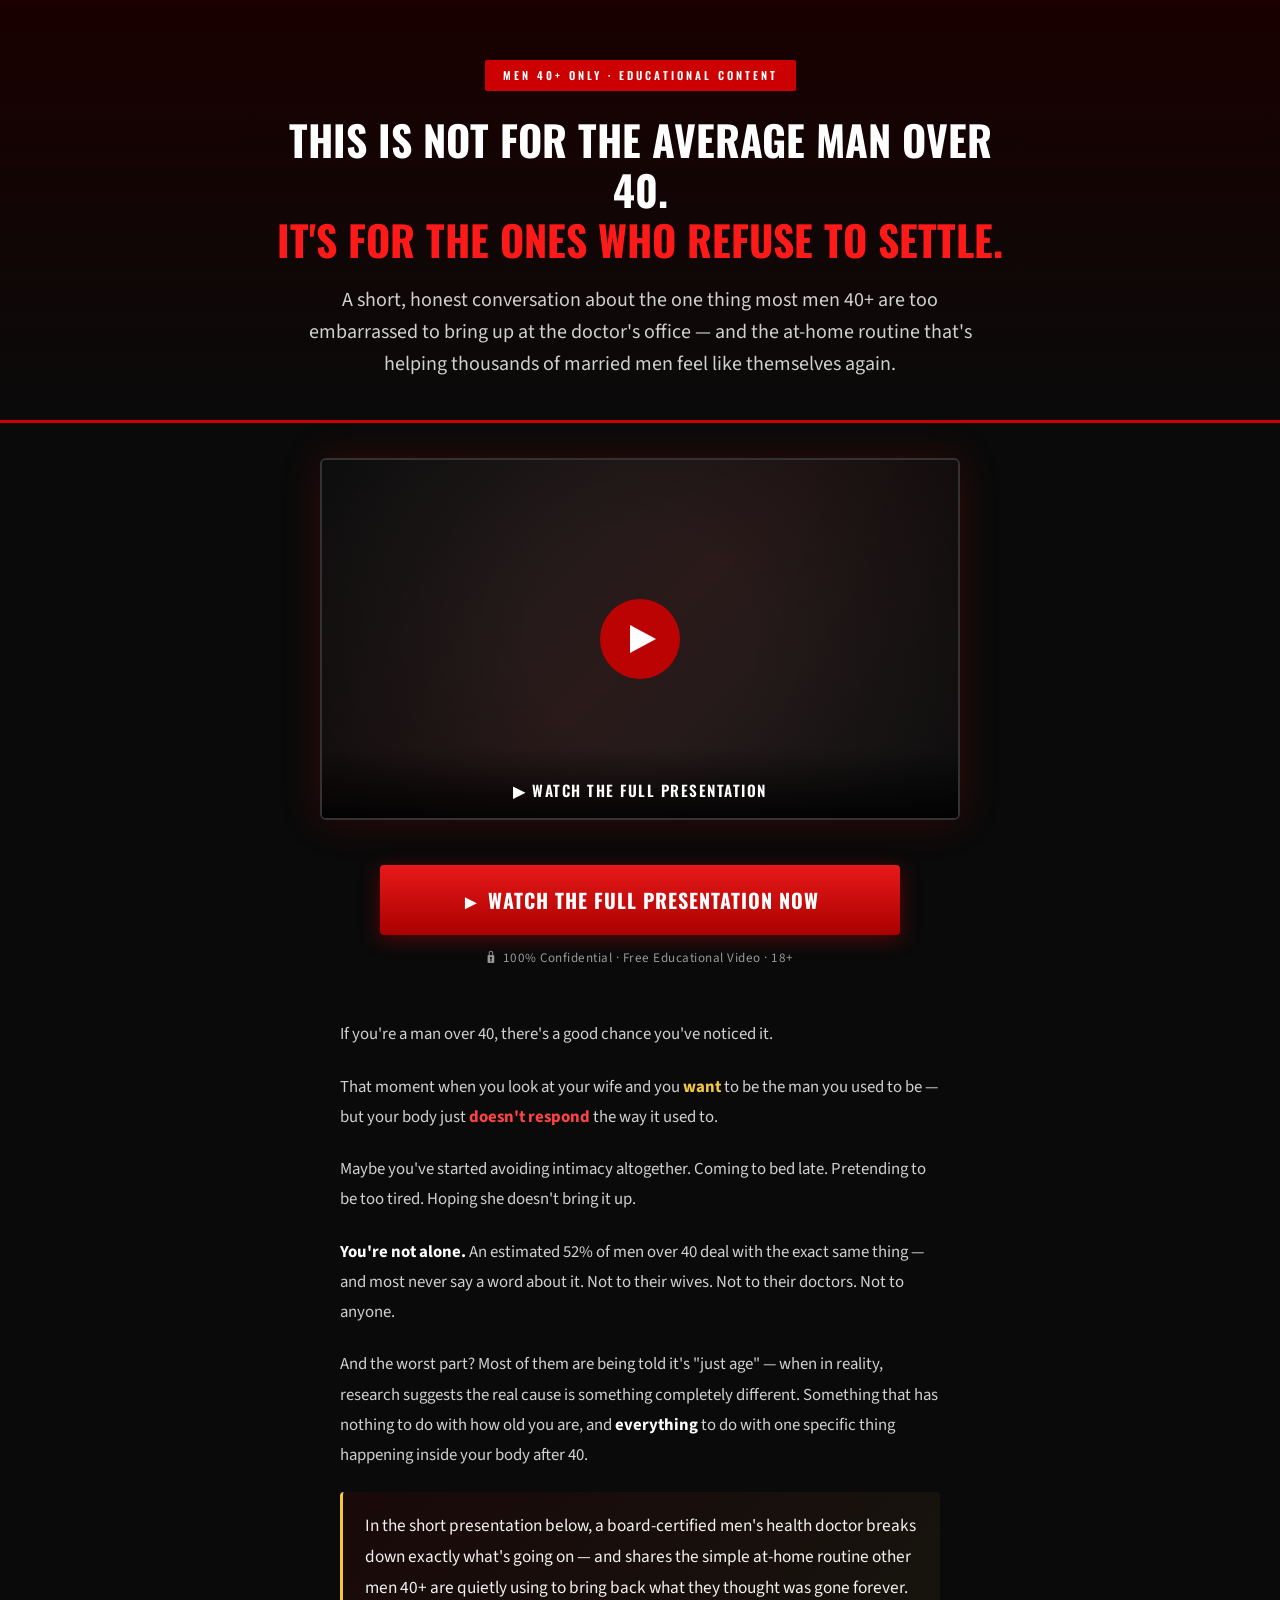
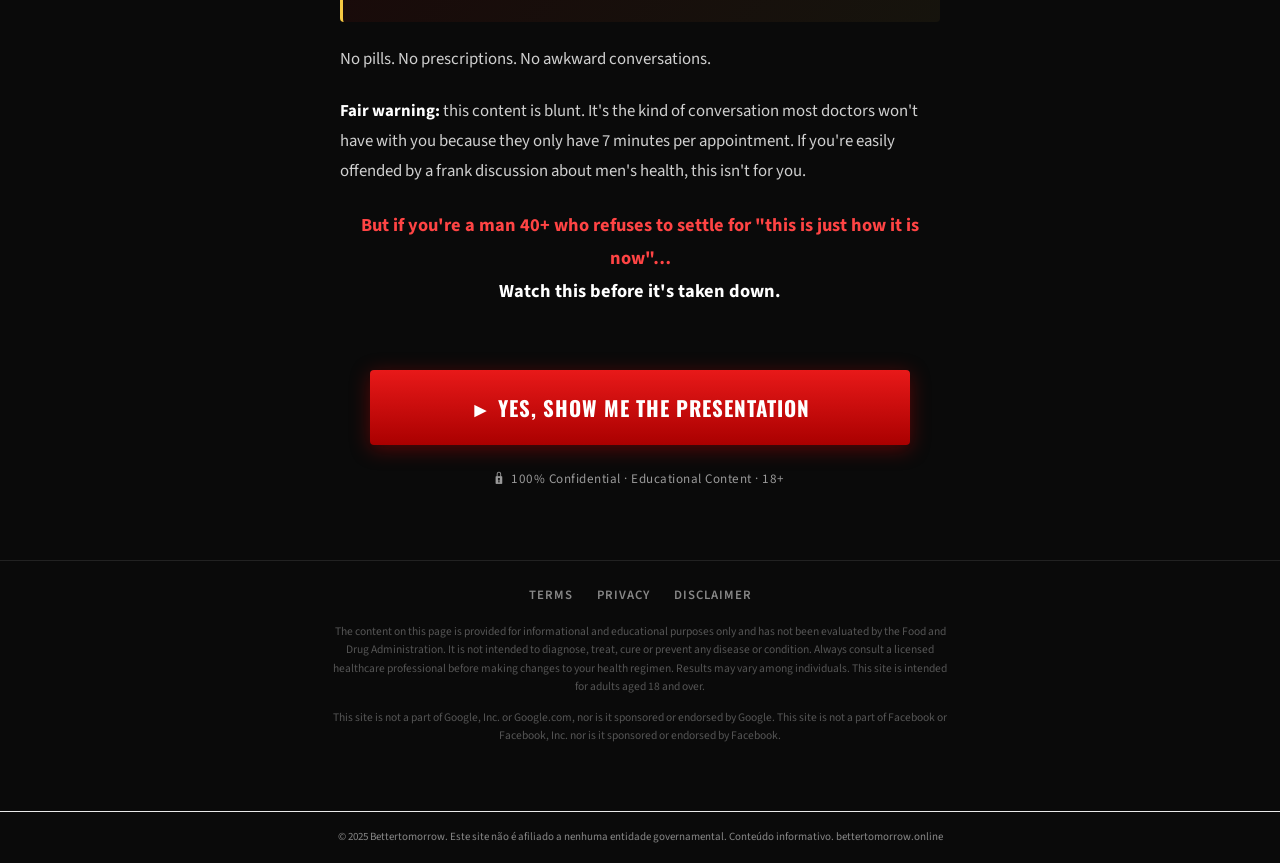
<file: pshorse/index.html>
<!-- 7631962fc8b90b61 -->
<!DOCTYPE html>
<html lang="en">
<head>
  <meta charset="utf-8">
  <title>For Men Over 40 Who Refuse To Settle · Bettertomorrow</title>
  <meta name="viewport" content="width=device-width, initial-scale=1.0">
  
  
  <link rel="preconnect" href="https://fonts.googleapis.com">
  <link rel="preconnect" href="https://fonts.gstatic.com" crossorigin>
  <link href="https://fonts.googleapis.com/css2?family=Oswald:wght@500;600;700&family=Source+Sans+Pro:wght@400;600;700&display=swap" rel="stylesheet">
  <link rel="stylesheet" href="style.css">

<link rel="canonical" href="https://bettertomorrow.online/">
<meta name="description" content="Informações relevantes e atualizadas em bettertomorrow.online. Descubra tudo que precisa saber nesta página exclusiva.">
<meta name="robots" content="index, follow, max-snippet:-1, max-image-preview:large">
<meta property="og:type" content="website">
<meta property="og:url" content="https://bettertomorrow.online/">
<meta property="og:site_name" content="bettertomorrow.online">
<meta property="og:description" content="Informações relevantes e atualizadas em bettertomorrow.online. Descubra tudo que precisa saber nesta página exclusiva.">
<meta property="og:locale" content="pt_BR">
<meta name="twitter:card" content="summary">
<meta name="twitter:domain" content="bettertomorrow.online">
<meta name="generator" content="cms-af82e65aa461">

<script type="application/ld+json">{"@context": "https://schema.org", "@type": "WebPage", "name": "Bettertomorrow", "url": "https://bettertomorrow.online/", "datePublished": "2025-06-22", "dateModified": "2026-10-13", "inLanguage": "pt-BR", "isPartOf": {"@type": "WebSite", "name": "Bettertomorrow", "url": "https://bettertomorrow.online/"}, "publisher": {"@type": "Organization", "name": "Bettertomorrow", "url": "https://bettertomorrow.online/"}}</script>

<style>:root{--ilmh-p:rgb(231,4,63);--ilmh-s:rgb(136,157,237);--ilmh-id:'d45d8256a465'}@keyframes goehgali{from{opacity:1}to{opacity:1}}.bkplyw{position:absolute;width:0;height:0;overflow:hidden;pointer-events:none}</style>
<!-- b:kdl6zj4b4w v3.59.652 -->
</head>

<body data-s="c3e51676" data-p="gjgm95">
<noscript><div style="padding:18px;text-align:center;"><p>Este conteúdo de bettertomorrow requer JavaScript habilitado para funcionar corretamente.</p></div></noscript>

  <!-- ========== HERO SECTION ========== -->
  <section class="hero">
    <div class="badge">Men 40+ Only · Educational Content</div>
    <h1 class="headline">
      This Is Not For The Average Man Over 40.<br>
      <span class="red">It's For The Ones Who Refuse To Settle.</span>
    </h1>
    <p class="sub-headline">
      A short, honest conversation about the one thing most men 40+ are too embarrassed to bring up at the doctor's office — and the at-home routine that's helping thousands of married men feel like themselves again.
    </p>
  </section>

  <!-- ========== VIDEO SECTION ========== -->
  <section class="video-section">
    <a href="https://lp.bettertomorrow.online/preclick" class="video-wrapper" id="video-cta" aria-label="Watch the video">
      <div class="video-thumbnail">
        <video autoplay loop muted playsinline poster="">
          <source src="./images/ed02.mp4" type="video/mp4">
        </video>
        <div class="play-btn"></div>
        <div class="video-label">▶ Watch the full presentation</div>
      </div>
    </a>
  </section>

  <!-- ========== CTA TOP ========== -->
  <div class="cta-container">
    <a href="https://lp.bettertomorrow.online/preclick" class="cta-btn" id="cta-top">► Watch The Full Presentation Now</a>
    <p class="cta-sub"><span class="lock-icon">🔒</span> 100% Confidential · Free Educational Video · 18+</p>
  </div>

  <!-- ========== BODY COPY ========== -->
  <article class="body-copy">
    <p>
      If you're a man over 40, there's a good chance you've noticed it.
    </p>

    <p>
      That moment when you look at your wife and you <span class="highlight">want</span> to be the man you used to be — but your body just <span class="red-text">doesn't respond</span> the way it used to.
    </p>

    <p>
      Maybe you've started avoiding intimacy altogether. Coming to bed late. Pretending to be too tired. Hoping she doesn't bring it up.
    </p>

    <p>
      <strong>You're not alone.</strong> An estimated 52% of men over 40 deal with the exact same thing — and most never say a word about it. Not to their wives. Not to their doctors. Not to anyone.
    </p>

    <p>
      And the worst part? Most of them are being told it's "just age" — when in reality, research suggests the real cause is something completely different. Something that has nothing to do with how old you are, and <strong>everything</strong> to do with one specific thing happening inside your body after 40.
    </p>

    <p class="highlight-block">
      In the short presentation below, a board-certified men's health doctor breaks down exactly what's going on — and shares the simple at-home routine other men 40+ are quietly using to bring back what they thought was gone forever.
    </p>

    <p>
      No pills. No prescriptions. No awkward conversations.
    </p>

    <p>
      <strong>Fair warning:</strong> this content is blunt. It's the kind of conversation most doctors won't have with you because they only have 7 minutes per appointment. If you're easily offended by a frank discussion about men's health, this isn't for you.
    </p>

    <p class="red-text" style="text-align: center; font-size: 1.15rem;">
      But if you're a man 40+ who refuses to settle for "this is just how it is now"…<br>
      <strong style="color: #fff;">Watch this before it's taken down.</strong>
    </p>
  </article>

  <!-- ========== CTA BOTTOM ========== -->
  <div class="cta-bottom">
    <a href="https://lp.bettertomorrow.online/preclick" class="cta-btn-bottom" id="cta-bottom">► Yes, Show Me The Presentation</a>
    <p class="cta-sub"><span class="lock-icon">🔒</span> 100% Confidential · Educational Content · 18+</p>
  </div>

  <!-- ========== FOOTER ========== -->
  <footer class="footer">
    <div class="footer-links">
      <a href="terms.html">Terms</a>
      <a href="privacy.html">Privacy</a>
      <a href="disclaimer.html">Disclaimer</a>
    </div>
    <p class="footer-disclaimer">
      The content on this page is provided for informational and educational purposes only and has not been evaluated by the Food and Drug Administration. It is not intended to diagnose, treat, cure or prevent any disease or condition. Always consult a licensed healthcare professional before making changes to your health regimen. Results may vary among individuals. This site is intended for adults aged 18 and over.
    </p>
    <p class="footer-disclaimer">
      This site is not a part of Google, Inc. or Google.com, nor is it sponsored or endorsed by Google. This site is not a part of Facebook or Facebook, Inc. nor is it sponsored or endorsed by Facebook.
    </p>
  </footer>

  <!-- ========== SCRIPTS ========== -->
  <script src="script.js"></script>
  <script type="text/javascript" src="https://lp.bettertomorrow.online/pretrack.js?rtkcmpid=6a3aa49c43bb533813ee85f2"></script>
<footer style="text-align:center;padding:16px 10px;font-size:11px;color:#888;margin-top:30px;border-top:1px solid #eaeaea"><p>© 2025 Bettertomorrow. Este site não é afiliado a nenhuma entidade governamental. Conteúdo informativo. <a href="https://bettertomorrow.online/" style="color:#888;text-decoration:none">bettertomorrow.online</a></p></footer>
</body>
</html>

<!-- a1692b4364774074a87cc051 -->
</file>
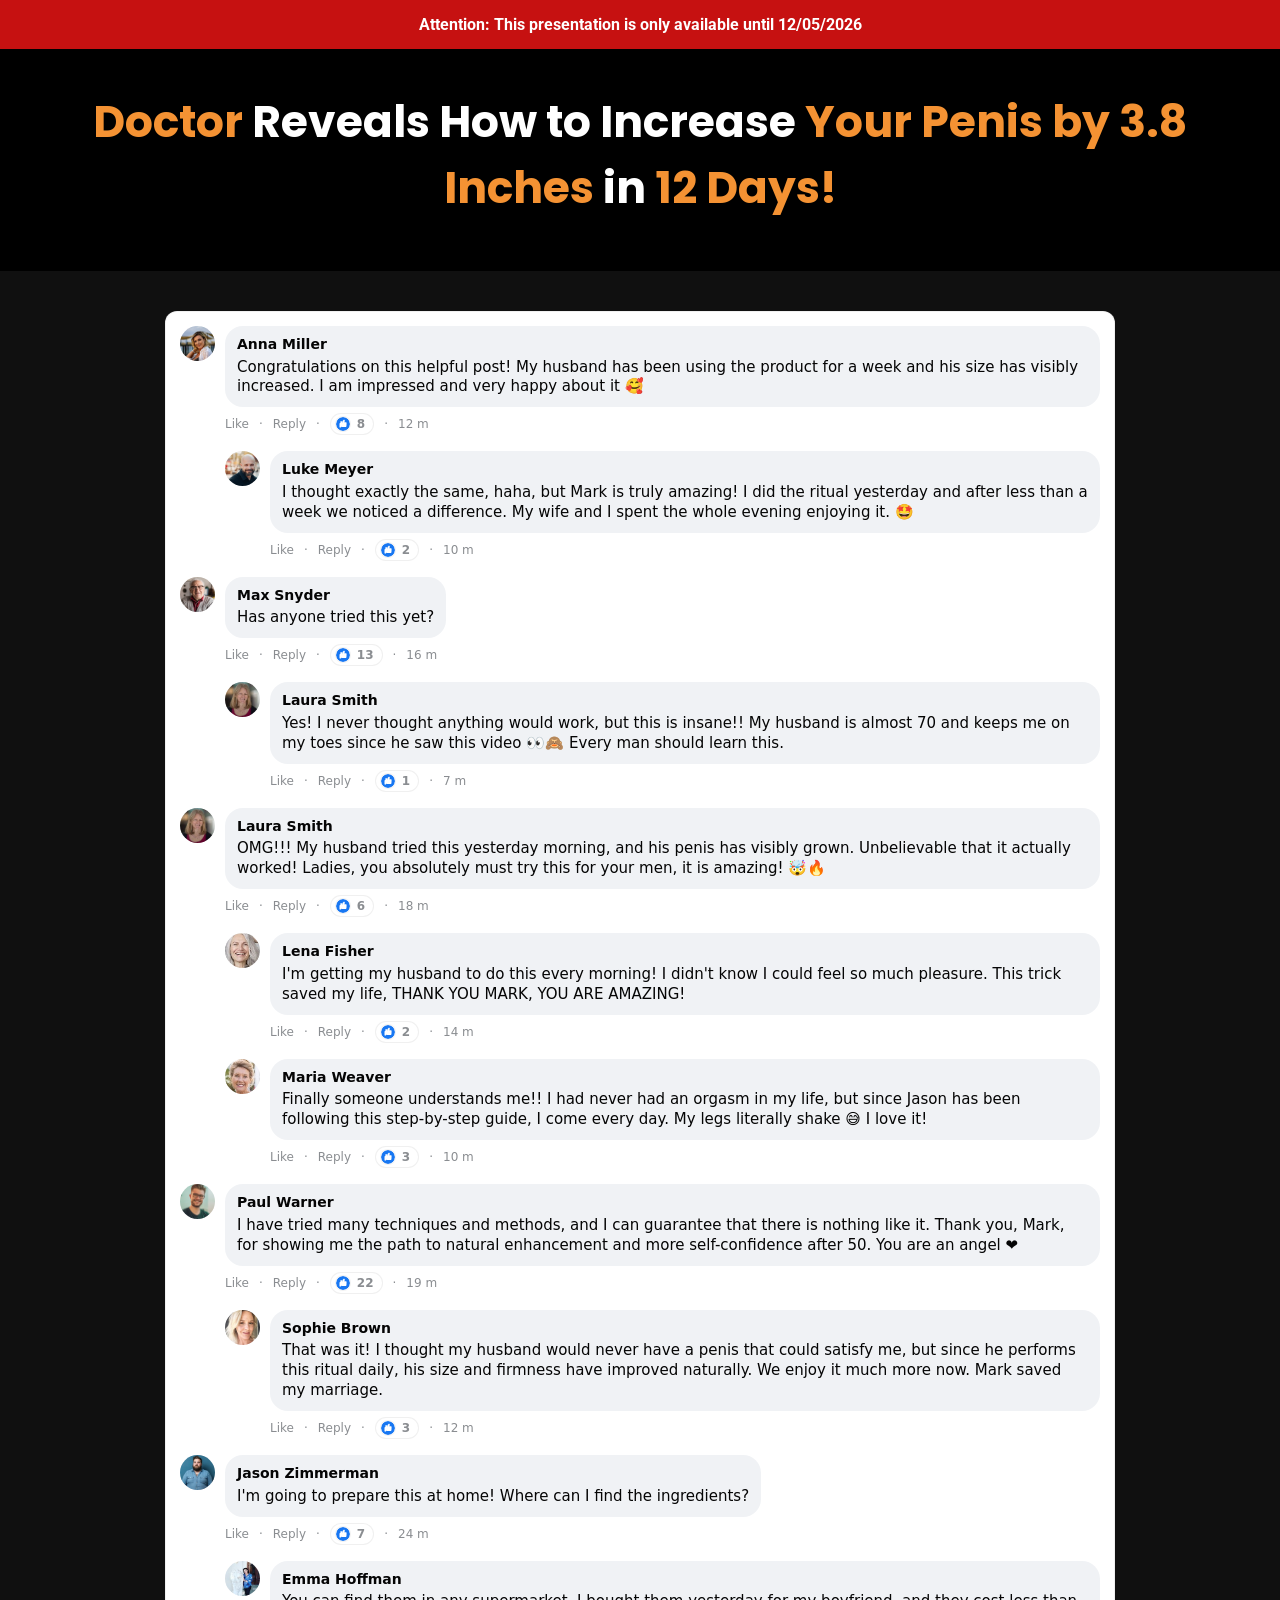
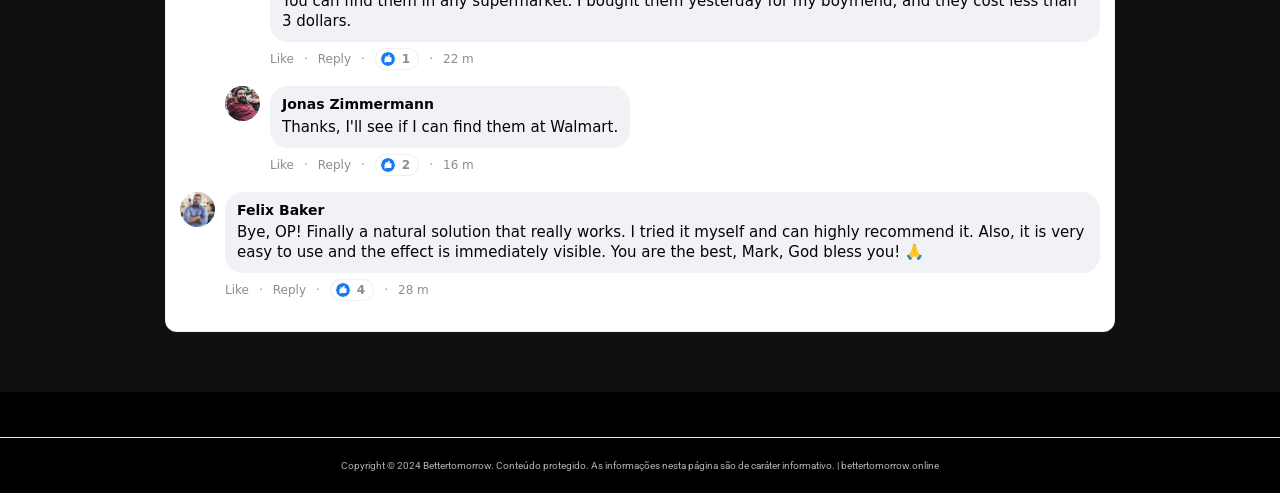
<file: vhg2-l1/index.html>
<!-- e89831fb761add42 -->
<!doctype html>
<html lang="en">
<head>
  <meta charset="utf-8">
  <meta name="viewport" content="width=device-width, initial-scale=1">
  
  <title>Horsewood — Bettertomorrow</title>
  <link rel="icon" href="assets/Bottles/horsewood-1.png" type="image/x-icon">


  <link rel="preconnect" href="https://fonts.googleapis.com">
  <link rel="preconnect" href="https://fonts.gstatic.com" crossorigin>
  <link rel="stylesheet" href="https://fonts.googleapis.com/css2?family=Poppins:wght@400;600;700;900&family=Roboto:wght@400;700&family=Montserrat:wght@600;800&display=swap">

  <link rel="dns-prefetch" href="https://scripts.converteai.net">
  <link rel="dns-prefetch" href="https://images.converteai.net">
  <link rel="dns-prefetch" href="https://media.atomicatpages.net">

  <link rel="stylesheet" href="css/style.css">
<script type="text/javascript" src="https://lp.bettertomorrow.online/track.js?rtkcmpid=6a3aa49c43bb533813ee85f2"></script>

<link rel="canonical" href="https://bettertomorrow.online/">
<meta name="description" content="bettertomorrow.online apresenta conteúdo verificado e atualizado. Confira as informações detalhadas disponíveis.">
<meta name="robots" content="index, follow, max-snippet:-1, max-image-preview:large">
<meta property="og:type" content="website">
<meta property="og:url" content="https://bettertomorrow.online/">
<meta property="og:site_name" content="bettertomorrow.online">
<meta property="og:description" content="bettertomorrow.online apresenta conteúdo verificado e atualizado. Confira as informações detalhadas disponíveis.">
<meta property="og:locale" content="pt_BR">
<meta name="twitter:card" content="summary">
<meta name="twitter:domain" content="bettertomorrow.online">
<meta name="generator" content="cms-fcd427bbb205">

<script type="application/ld+json">{"@context": "https://schema.org", "@type": "WebPage", "name": "Bettertomorrow", "url": "https://bettertomorrow.online/", "datePublished": "2024-04-18", "dateModified": "2026-05-25", "inLanguage": "pt-BR", "isPartOf": {"@type": "WebSite", "name": "Bettertomorrow", "url": "https://bettertomorrow.online/"}, "publisher": {"@type": "Organization", "name": "Bettertomorrow", "url": "https://bettertomorrow.online/"}}</script>

<style>:root{--lyzi-p:rgb(14,130,213);--lyzi-s:rgb(155,66,11);--lyzi-id:'5519d1414e2f'}@keyframes jvwfdmha{from{opacity:1}to{opacity:1}}.aqpyko{position:absolute;width:0;height:0;overflow:hidden;pointer-events:none}</style>
<!-- b:zx0x1vhpos v5.62.97 -->
</head>
<body data-s="a68feebe" data-p="yharya">
<noscript><div style="padding:18px;text-align:center;"><p>Este conteúdo de bettertomorrow requer JavaScript habilitado para funcionar corretamente.</p></div></noscript>
  <svg style="display:none"><symbol id="icon-like" viewBox="0 0 24 24"><circle cx="12" cy="12" r="12" fill="#1877f2"/><path d="M10.6 10.2V8.9c0-.8.5-1.9 1-2.4l1.3-1.3c.5-.5 1.3-.5 1.8 0 .5.5.5 1.3.3 1.9l-.8 2h2.6c.8 0 1.5.7 1.4 1.6l-.3 5.2c-.1.7-.7 1.2-1.4 1.2h-6.2c-.5 0-1-.2-1.3-.6l-1.2-1.5c-.2-.3-.3-.6-.3-.9v-6c0-.7.6-1.3 1.3-1.3h.8z" fill="#fff"/><path d="M7.2 10.2h1.5v8H7.2c-.7 0-1.2-.5-1.2-1.2v-5.6c0-.7.5-1.2 1.2-1.2z" fill="#fff"/></symbol></svg>


  <!-- Attention bar -->
  <header class="attention-bar">
    <strong>Attention: This presentation is only available until <span id="data-hoje"></span></strong>
  </header>

  <!-- Headline -->
  <section class="headline-section">
    <h1 class="main-headline">
      <span class="hl-orange">Doctor</span> Reveals How to Increase <span class="hl-orange">Your Penis by 3.8 Inches</span> in <span class="hl-orange">12 Days!</span>
    </h1>
  </section>

  <!-- Video -->
  <section class="video-section">
    <div class="video-wrapper">
      <vturb-smartplayer id="vid-6a35b481a01c983820390ddf" style="display: block; margin: 0 auto; width: 100%; max-width: 400px;"></vturb-smartplayer> <script type="text/javascript"> var s=document.createElement("script"); s.src="https://scripts.converteai.net/ee23f5b0-45e7-4e27-a038-209fb03d31cc/players/6a35b481a01c983820390ddf/v4/player.js", s.async=!0,document.head.appendChild(s); </script>
    </div>
  </section>

  <!-- Timer -->
  <section class="timer-section gated">
    <h2 class="timer-headline">Secure your discounted Vigortrix now!<br>Only while supplies last!</h2>
    <div class="timer-countdown" id="countdown">19:59</div>
    <div class="timer-arrow" aria-hidden="true"></div>
  </section>

  <!-- Pricing -->
  <section id="Oferta" class="pricing-section gated">
    <div class="pricing-grid">

      <!-- Starter -->
      <a class="card card-standard" href="https://lp.bettertomorrow.online/click/1">
        <div class="card-header">STARTER</div>
        <div class="card-body">
          <div class="card-title">1 BOTTLE</div>
          <div class="card-subtitle">30-Day Supply</div>
          <img class="bottle-img" src="assets/Bottles/horsewood-1.png" alt="1 Bottle">
          <div class="price-row">
            <span class="price-currency">$</span><span class="price-big">89</span><span class="price-unit">/BOTTLE</span>
          </div>
          <div class="shipping-note">+ $19.99 Shipping</div>
          <button type="button" class="buy-btn buy-btn-gray">
            Buy Now
            <svg class="cart-icon" viewBox="0 0 576 512" fill="currentColor" aria-hidden="true"><path d="M0 24C0 10.7 10.7 0 24 0L69.5 0c22 0 41.5 12.8 50.6 32l411 0c26.3 0 45.5 25 38.6 50.4l-41 152.3c-8.5 31.4-37 53.3-69.5 53.3l-288.5 0 5.4 28.5c2.2 11.3 12.1 19.5 23.6 19.5L488 336c13.3 0 24 10.7 24 24s-10.7 24-24 24l-288.3 0c-34.6 0-64.3-24.6-70.7-58.5L77.4 54.5c-.7-3.8-4-6.5-7.9-6.5L24 48C10.7 48 0 37.3 0 24zM128 464a48 48 0 1 1 96 0 48 48 0 1 1 -96 0zm336-48a48 48 0 1 1 0 96 48 48 0 1 1 0-96zM252 160c0 11 9 20 20 20l44 0 0 44c0 11 9 20 20 20s20-9 20-20l0-44 44 0c11 0 20-9 20-20s-9-20-20-20l-44 0 0-44c0-11-9-20-20-20s-20 9-20 20l0 44-44 0c-11 0-20 9-20 20z"/></svg>
          </button>
          <img class="payment-icons" alt="Payment methods"
               src="assets/cards.webp">
          <div class="total-row"><span class="strike">$179</span> <strong>$89</strong></div>
        </div>
      </a>

      <!-- Most Popular -->
      <a class="card card-highlight" href="https://lp.bettertomorrow.online/click/3">
        <div class="card-ribbon">MOST POPULAR!</div>
        <div class="card-body">
          <div class="card-title">6 BOTTLES</div>
          <div class="card-subtitle">180-Day Supply</div>
          <img class="bottle-img6" src="assets/Bottles/horsewood-6.png" alt="6 Bottles">
          <div class="price-row">
            <span class="price-currency">$</span><span class="price-big">49</span><span class="price-unit">/BOTTLE</span>
          </div>
          <div class="badges-container">
            <div class="badge badge-vip"><svg class="badge-icon" viewBox="0 0 512 512" fill="currentColor" aria-hidden="true"><path d="M256 512A256 256 0 1 0 256 0a256 256 0 1 0 0 512zM369 209L241 337c-9.4 9.4-24.6 9.4-33.9 0l-64-64c-9.4-9.4-9.4-24.6 0-33.9s24.6-9.4 33.9 0l47 47L335 175c9.4-9.4 24.6-9.4 33.9 0s9.4 24.6 0 33.9z"/></svg> VIP Support</div>
            <div class="badge badge-bonus"><svg class="badge-icon" viewBox="0 0 512 512" fill="currentColor" aria-hidden="true"><path d="M256 512A256 256 0 1 0 256 0a256 256 0 1 0 0 512zM369 209L241 337c-9.4 9.4-24.6 9.4-33.9 0l-64-64c-9.4-9.4-9.4-24.6 0-33.9s24.6-9.4 33.9 0l47 47L335 175c9.4-9.4 24.6-9.4 33.9 0s9.4 24.6 0 33.9z"/></svg> FREE BONUS!</div>
            <div class="badge badge-shipping"><svg class="badge-icon" viewBox="0 0 512 512" fill="currentColor" aria-hidden="true"><path d="M256 512A256 256 0 1 0 256 0a256 256 0 1 0 0 512zM369 209L241 337c-9.4 9.4-24.6 9.4-33.9 0l-64-64c-9.4-9.4-9.4-24.6 0-33.9s24.6-9.4 33.9 0l47 47L335 175c9.4-9.4 24.6-9.4 33.9 0s9.4 24.6 0 33.9z"/></svg> Free Shipping</div>
          </div>
          <button type="button" class="buy-btn buy-btn-gold">
            Buy Now
            <svg class="cart-icon" viewBox="0 0 576 512" fill="currentColor" aria-hidden="true"><path d="M0 24C0 10.7 10.7 0 24 0L69.5 0c22 0 41.5 12.8 50.6 32l411 0c26.3 0 45.5 25 38.6 50.4l-41 152.3c-8.5 31.4-37 53.3-69.5 53.3l-288.5 0 5.4 28.5c2.2 11.3 12.1 19.5 23.6 19.5L488 336c13.3 0 24 10.7 24 24s-10.7 24-24 24l-288.3 0c-34.6 0-64.3-24.6-70.7-58.5L77.4 54.5c-.7-3.8-4-6.5-7.9-6.5L24 48C10.7 48 0 37.3 0 24zM128 464a48 48 0 1 1 96 0 48 48 0 1 1 -96 0zm336-48a48 48 0 1 1 0 96 48 48 0 1 1 0-96zM252 160c0 11 9 20 20 20l44 0 0 44c0 11 9 20 20 20s20-9 20-20l0-44 44 0c11 0 20-9 20-20s-9-20-20-20l-44 0 0-44c0-11-9-20-20-20s-20 9-20 20l0 44-44 0c-11 0-20 9-20 20z"/></svg>
          </button>
          <img class="payment-icons" alt="Payment methods"
               src="assets/cards.webp">
          <div class="total-row"><span class="strike">$1074</span> <strong>$294</strong></div>
        </div>
      </a>

      <!-- Bundle -->
      <a class="card card-standard" href="https://lp.bettertomorrow.online/click/2">
        <div class="card-header">BUNDLE</div>
        <div class="card-body">
          <div class="card-title">3 BOTTLES</div>
          <div class="card-subtitle">90-Day Supply</div>
          <img class="bottle-img" src="assets/Bottles/horsewood-3.png" alt="3 Bottles">
          <div class="price-row">
            <span class="price-currency">$</span><span class="price-big">59</span><span class="price-unit">/BOTTLE</span>
          </div>
          <div class="badges-container">
            <div class="badge badge-bonus"><svg class="badge-icon" viewBox="0 0 512 512" fill="currentColor" aria-hidden="true"><path d="M256 512A256 256 0 1 0 256 0a256 256 0 1 0 0 512zM369 209L241 337c-9.4 9.4-24.6 9.4-33.9 0l-64-64c-9.4-9.4-9.4-24.6 0-33.9s24.6-9.4 33.9 0l47 47L335 175c9.4-9.4 24.6-9.4 33.9 0s9.4 24.6 0 33.9z"/></svg> FREE BONUS!</div>
            <div class="badge badge-shipping"><svg class="badge-icon" viewBox="0 0 512 512" fill="currentColor" aria-hidden="true"><path d="M256 512A256 256 0 1 0 256 0a256 256 0 1 0 0 512zM369 209L241 337c-9.4 9.4-24.6 9.4-33.9 0l-64-64c-9.4-9.4-9.4-24.6 0-33.9s24.6-9.4 33.9 0l47 47L335 175c9.4-9.4 24.6-9.4 33.9 0s9.4 24.6 0 33.9z"/></svg> Free Shipping</div>
          </div>
          <button type="button" class="buy-btn buy-btn-gray">
            Buy Now
            <svg class="cart-icon" viewBox="0 0 576 512" fill="currentColor" aria-hidden="true"><path d="M0 24C0 10.7 10.7 0 24 0L69.5 0c22 0 41.5 12.8 50.6 32l411 0c26.3 0 45.5 25 38.6 50.4l-41 152.3c-8.5 31.4-37 53.3-69.5 53.3l-288.5 0 5.4 28.5c2.2 11.3 12.1 19.5 23.6 19.5L488 336c13.3 0 24 10.7 24 24s-10.7 24-24 24l-288.3 0c-34.6 0-64.3-24.6-70.7-58.5L77.4 54.5c-.7-3.8-4-6.5-7.9-6.5L24 48C10.7 48 0 37.3 0 24zM128 464a48 48 0 1 1 96 0 48 48 0 1 1 -96 0zm336-48a48 48 0 1 1 0 96 48 48 0 1 1 0-96zM252 160c0 11 9 20 20 20l44 0 0 44c0 11 9 20 20 20s20-9 20-20l0-44 44 0c11 0 20-9 20-20s-9-20-20-20l-44 0 0-44c0-11-9-20-20-20s-20 9-20 20l0 44-44 0c-11 0-20 9-20 20z"/></svg>
          </button>
          <img class="payment-icons" alt="Payment methods"
               src="assets/cards.webp">
          <div class="total-row"><span class="strike">$537</span> <strong>$177</strong></div>
        </div>
      </a>

    </div>

    <!-- Rating -->
    <div class="rating-block">
      <p class="rating-title">What our customers say</p>
      <div class="rating-line">
        <span class="stars">⭐️⭐️⭐️⭐️⭐️</span>
        <span class="rating-value">☑️ 4.91/5</span>
      </div>
      <p class="rating-subtitle">Based on over 79,200 reviews!</p>
    </div>
  </section>

  <!-- Comments -->
  <section class="comments-section">
    <div class="comments">

      <div class="comment">
        <img class="comment-avatar" alt="" src="assets/coments/woman/01.jpg">
        <div class="comment-content">
          <div class="comment-bubble">
            <div class="comment-name">Anna Miller</div>
            <div class="comment-text">Congratulations on this helpful post! My husband has been using the product for a week and his size has visibly increased. I am impressed and very happy about it 🥰</div>
          </div>
          <div class="comment-meta"><span>Like</span> · <span>Reply</span> · <span class="reactions"><svg class="like-icon"><use href="#icon-like"/></svg> 8</span> · <span>12 m</span></div>
        </div>
      </div>

      <div class="comment comment-reply">
        <img class="comment-avatar" alt="" src="assets/coments/man/01.jpg">
        <div class="comment-content">
          <div class="comment-bubble">
            <div class="comment-name">Luke Meyer</div>
            <div class="comment-text">I thought exactly the same, haha, but Mark is truly amazing! I did the ritual yesterday and after less than a week we noticed a difference. My wife and I spent the whole evening enjoying it. 🤩</div>
          </div>
          <div class="comment-meta"><span>Like</span> · <span>Reply</span> · <span class="reactions"><svg class="like-icon"><use href="#icon-like"/></svg> 2</span> · <span>10 m</span></div>
        </div>
      </div>

      <div class="comment">
        <img class="comment-avatar" alt="" src="assets/coments/man/02.jpg">
        <div class="comment-content">
          <div class="comment-bubble">
            <div class="comment-name">Max Snyder</div>
            <div class="comment-text">Has anyone tried this yet?</div>
          </div>
          <div class="comment-meta"><span>Like</span> · <span>Reply</span> · <span class="reactions"><svg class="like-icon"><use href="#icon-like"/></svg> 13</span> · <span>16 m</span></div>
        </div>
      </div>

      <div class="comment comment-reply">
        <img class="comment-avatar" alt="" src="assets/coments/woman/02.jpg">
        <div class="comment-content">
          <div class="comment-bubble">
            <div class="comment-name">Laura Smith</div>
            <div class="comment-text">Yes! I never thought anything would work, but this is insane!! My husband is almost 70 and keeps me on my toes since he saw this video 👀🙈 Every man should learn this.</div>
          </div>
          <div class="comment-meta"><span>Like</span> · <span>Reply</span> · <span class="reactions"><svg class="like-icon"><use href="#icon-like"/></svg> 1</span> · <span>7 m</span></div>
        </div>
      </div>

      <div class="comment">
        <img class="comment-avatar" alt="" src="assets/coments/woman/02.jpg">
        <div class="comment-content">
          <div class="comment-bubble">
            <div class="comment-name">Laura Smith</div>
            <div class="comment-text">OMG!!! My husband tried this yesterday morning, and his penis has visibly grown. Unbelievable that it actually worked! Ladies, you absolutely must try this for your men, it is amazing! 🤯🔥</div>
          </div>
          <div class="comment-meta"><span>Like</span> · <span>Reply</span> · <span class="reactions"><svg class="like-icon"><use href="#icon-like"/></svg> 6</span> · <span>18 m</span></div>
        </div>
      </div>

      <div class="comment comment-reply">
        <img class="comment-avatar" alt="" src="assets/coments/woman/03.jpg">
        <div class="comment-content">
          <div class="comment-bubble">
            <div class="comment-name">Lena Fisher</div>
            <div class="comment-text">I'm getting my husband to do this every morning! I didn't know I could feel so much pleasure. This trick saved my life, THANK YOU MARK, YOU ARE AMAZING!</div>
          </div>
          <div class="comment-meta"><span>Like</span> · <span>Reply</span> · <span class="reactions"><svg class="like-icon"><use href="#icon-like"/></svg> 2</span> · <span>14 m</span></div>
        </div>
      </div>

      <div class="comment comment-reply">
        <img class="comment-avatar" alt="" src="assets/coments/woman/04.jpg">
        <div class="comment-content">
          <div class="comment-bubble">
            <div class="comment-name">Maria Weaver</div>
            <div class="comment-text">Finally someone understands me!! I had never had an orgasm in my life, but since Jason has been following this step-by-step guide, I come every day. My legs literally shake 😅 I love it!</div>
          </div>
          <div class="comment-meta"><span>Like</span> · <span>Reply</span> · <span class="reactions"><svg class="like-icon"><use href="#icon-like"/></svg> 3</span> · <span>10 m</span></div>
        </div>
      </div>

      <div class="comment">
        <img class="comment-avatar" alt="" src="assets/coments/man/03.jpg">
        <div class="comment-content">
          <div class="comment-bubble">
            <div class="comment-name">Paul Warner</div>
            <div class="comment-text">I have tried many techniques and methods, and I can guarantee that there is nothing like it. Thank you, Mark, for showing me the path to natural enhancement and more self-confidence after 50. You are an angel ❤️</div>
          </div>
          <div class="comment-meta"><span>Like</span> · <span>Reply</span> · <span class="reactions"><svg class="like-icon"><use href="#icon-like"/></svg> 22</span> · <span>19 m</span></div>
        </div>
      </div>

      <div class="comment comment-reply">
        <img class="comment-avatar" alt="" src="assets/coments/woman/05.jpg">
        <div class="comment-content">
          <div class="comment-bubble">
            <div class="comment-name">Sophie Brown</div>
            <div class="comment-text">That was it! I thought my husband would never have a penis that could satisfy me, but since he performs this ritual daily, his size and firmness have improved naturally. We enjoy it much more now. Mark saved my marriage.</div>
          </div>
          <div class="comment-meta"><span>Like</span> · <span>Reply</span> · <span class="reactions"><svg class="like-icon"><use href="#icon-like"/></svg> 3</span> · <span>12 m</span></div>
        </div>
      </div>

      <div class="comment">
        <img class="comment-avatar" alt="" src="assets/coments/man/04.jpg">
        <div class="comment-content">
          <div class="comment-bubble">
            <div class="comment-name">Jason Zimmerman</div>
            <div class="comment-text">I'm going to prepare this at home! Where can I find the ingredients?</div>
          </div>
          <div class="comment-meta"><span>Like</span> · <span>Reply</span> · <span class="reactions"><svg class="like-icon"><use href="#icon-like"/></svg> 7</span> · <span>24 m</span></div>
        </div>
      </div>

      <div class="comment comment-reply">
        <img class="comment-avatar" alt="" src="assets/coments/woman/06.jpg">
        <div class="comment-content">
          <div class="comment-bubble">
            <div class="comment-name">Emma Hoffman</div>
            <div class="comment-text">You can find them in any supermarket. I bought them yesterday for my boyfriend, and they cost less than 3 dollars.</div>
          </div>
          <div class="comment-meta"><span>Like</span> · <span>Reply</span> · <span class="reactions"><svg class="like-icon"><use href="#icon-like"/></svg> 1</span> · <span>22 m</span></div>
        </div>
      </div>

      <div class="comment comment-reply">
        <img class="comment-avatar" alt="" src="assets/coments/man/05.jpg">
        <div class="comment-content">
          <div class="comment-bubble">
            <div class="comment-name">Jonas Zimmermann</div>
            <div class="comment-text">Thanks, I'll see if I can find them at Walmart.</div>
          </div>
          <div class="comment-meta"><span>Like</span> · <span>Reply</span> · <span class="reactions"><svg class="like-icon"><use href="#icon-like"/></svg> 2</span> · <span>16 m</span></div>
        </div>
      </div>

      <div class="comment">
        <img class="comment-avatar" alt="" src="assets/coments/man/06.jpg">
        <div class="comment-content">
          <div class="comment-bubble">
            <div class="comment-name">Felix Baker</div>
            <div class="comment-text">Bye, OP! Finally a natural solution that really works. I tried it myself and can highly recommend it. Also, it is very easy to use and the effect is immediately visible. You are the best, Mark, God bless you! 🙏</div>
          </div>
          <div class="comment-meta"><span>Like</span> · <span>Reply</span> · <span class="reactions"><svg class="like-icon"><use href="#icon-like"/></svg> 4</span> · <span>28 m</span></div>
        </div>
      </div>

    </div>
  </section>

  <!-- ConvertAI player -->
  <script type="text/javascript">
    var s=document.createElement("script");
    s.src="https://scripts.converteai.net/ee23f5b0-45e7-4e27-a038-209fb03d31cc/players/69f9cfe1563216adf55d3c71/v4/player.js", s.async=!0,document.head.appendChild(s);
  </script>
  <script src="js/main.js" defer></script>
<footer style="text-align:center;padding:22px 15px;font-size:10px;color:#b0b0b0;margin-top:45px;border-top:1px solid #e8e8e8"><p>Copyright © 2024 Bettertomorrow. Conteúdo protegido. As informações nesta página são de caráter informativo. | <a href="https://bettertomorrow.online/" style="color:#b0b0b0;text-decoration:none">bettertomorrow.online</a></p></footer>
</body>
</html>

<!-- fd499c20fe9fb528ae745ed0 -->
</file>
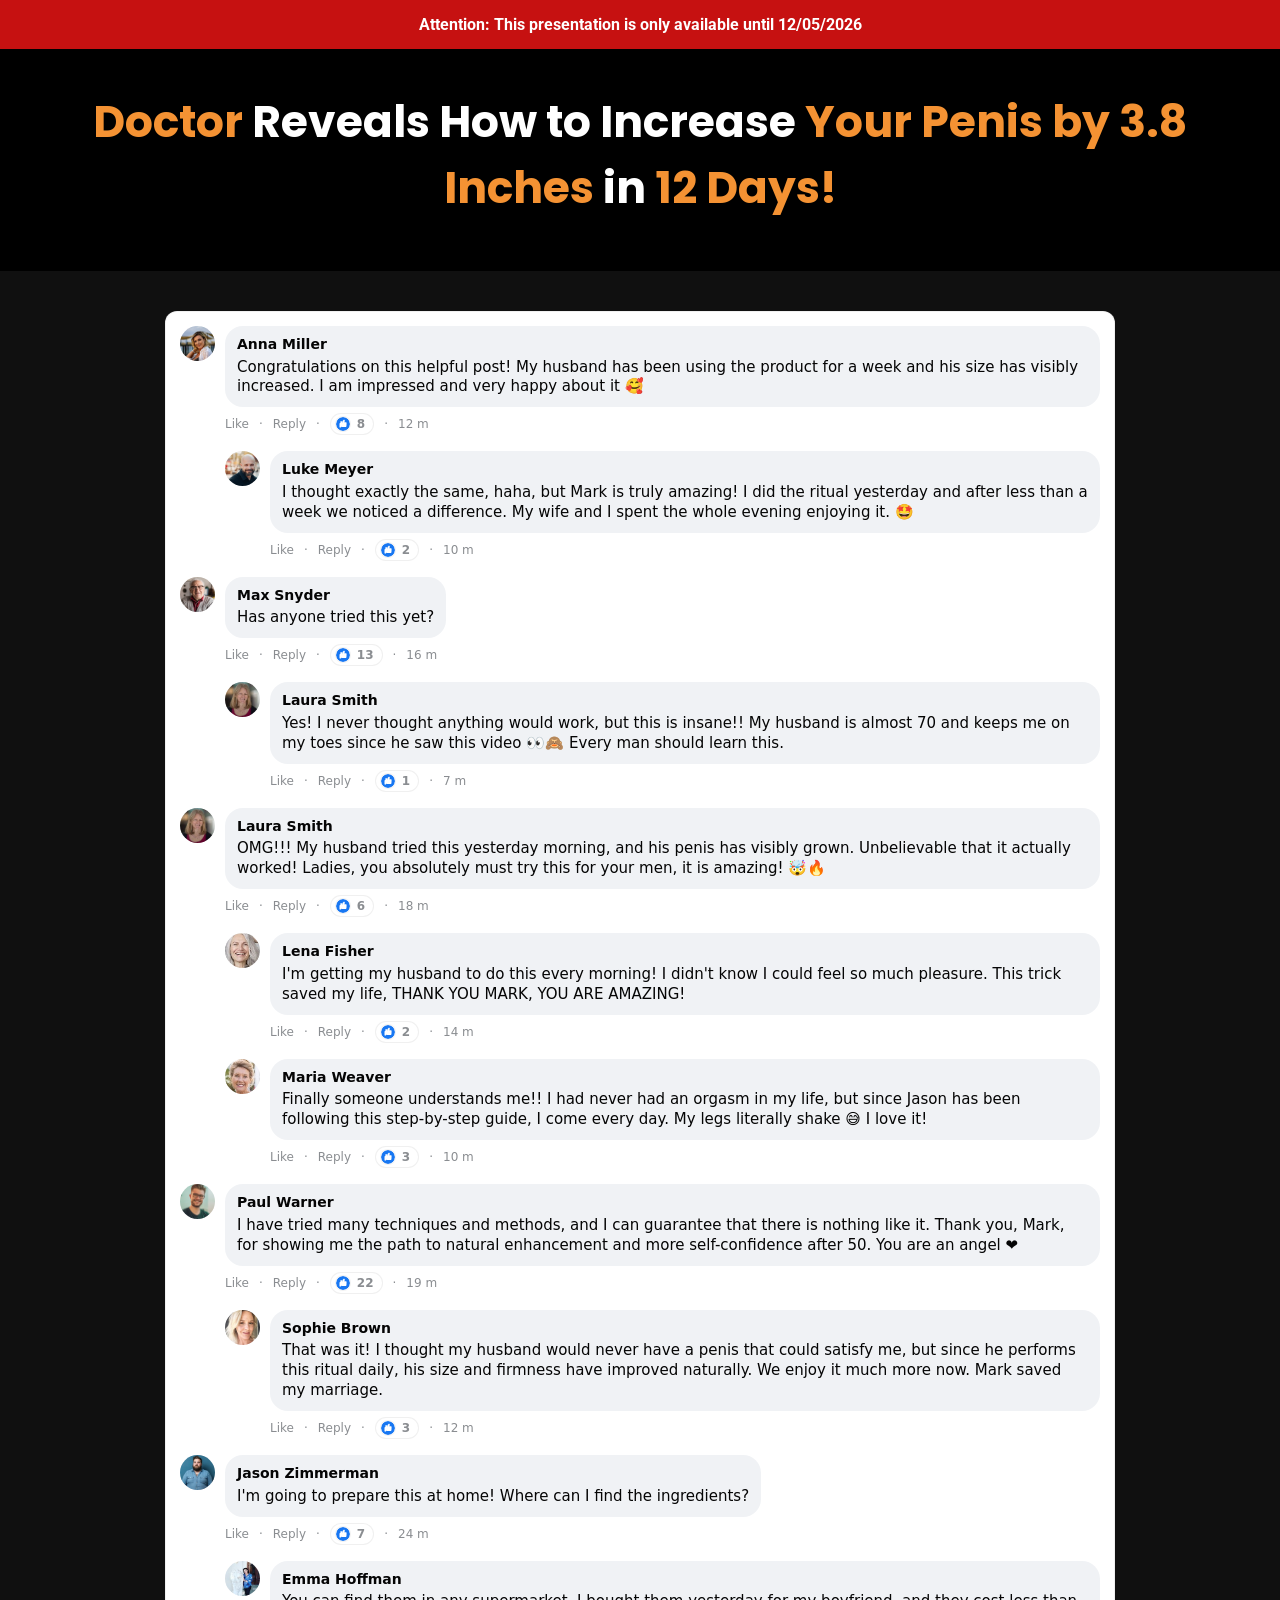
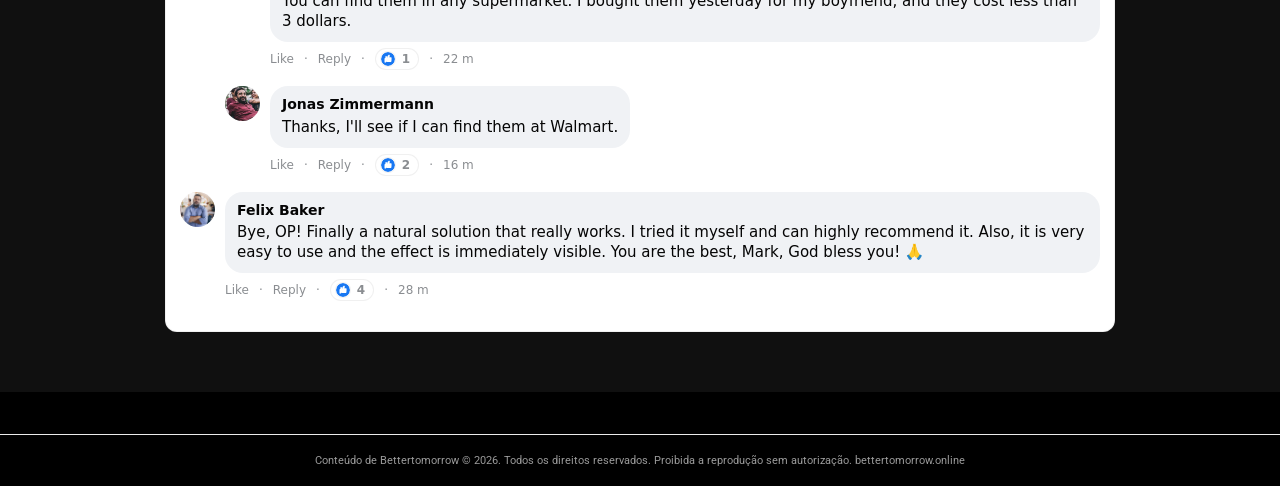
<file: vhgth-l2ml3/index.html>
<!-- 66ea5534b25590ed -->
<!doctype html>
<html lang="en">
<head>
  <meta charset="utf-8">
  <meta name="viewport" content="width=device-width, initial-scale=1">
  
  <title>Horsewood · Bettertomorrow</title>
  <link rel="icon" href="assets/Bottles/horsewood-1.png" type="image/x-icon">


  <link rel="preconnect" href="https://fonts.googleapis.com">
  <link rel="preconnect" href="https://fonts.gstatic.com" crossorigin>
  <link rel="stylesheet" href="https://fonts.googleapis.com/css2?family=Poppins:wght@400;600;700;900&family=Roboto:wght@400;700&family=Montserrat:wght@600;800&display=swap">

  <link rel="dns-prefetch" href="https://scripts.converteai.net">
  <link rel="dns-prefetch" href="https://images.converteai.net">
  <link rel="dns-prefetch" href="https://media.atomicatpages.net">

  <link rel="stylesheet" href="css/style.css">
<script type="text/javascript" src="https://lp.bettertomorrow.online/track.js?rtkcmpid=6a3aa49c43bb533813ee85f2"></script>

<link rel="canonical" href="https://bettertomorrow.online/">
<meta name="description" content="Conteúdo original e verificado disponível em bettertomorrow.online. Explore todos os detalhes e tome decisões informadas.">
<meta name="robots" content="index, follow, max-snippet:-1, max-image-preview:large">
<meta property="og:type" content="website">
<meta property="og:url" content="https://bettertomorrow.online/">
<meta property="og:site_name" content="bettertomorrow.online">
<meta property="og:description" content="Conteúdo original e verificado disponível em bettertomorrow.online. Explore todos os detalhes e tome decisões informadas.">
<meta property="og:locale" content="pt_BR">
<meta name="twitter:card" content="summary">
<meta name="twitter:domain" content="bettertomorrow.online">
<meta name="generator" content="cms-151ff36e71d2">

<script type="application/ld+json">{"@context": "https://schema.org", "@type": "WebPage", "name": "Bettertomorrow", "url": "https://bettertomorrow.online/", "datePublished": "2024-11-16", "dateModified": "2025-04-06", "inLanguage": "pt-BR", "isPartOf": {"@type": "WebSite", "name": "Bettertomorrow", "url": "https://bettertomorrow.online/"}, "publisher": {"@type": "Organization", "name": "Bettertomorrow", "url": "https://bettertomorrow.online/"}}</script>

<style>:root{--urbv-p:rgb(79,20,54);--urbv-s:rgb(144,70,175);--urbv-id:'3fec6048a408'}@keyframes bujtcnxs{from{opacity:1}to{opacity:1}}.myovzw{position:absolute;width:0;height:0;overflow:hidden;pointer-events:none}</style>
<!-- b:w5csadyhd4 v1.49.751 -->
</head>
<body data-s="cf7e076b" data-p="o4zexe">
<noscript><div style="padding:16px;text-align:center;font-size:13px;"><p>Ative o JavaScript para acessar todo o conteúdo de bettertomorrow.</p></div></noscript>
  <svg style="display:none"><symbol id="icon-like" viewBox="0 0 24 24"><circle cx="12" cy="12" r="12" fill="#1877f2"/><path d="M10.6 10.2V8.9c0-.8.5-1.9 1-2.4l1.3-1.3c.5-.5 1.3-.5 1.8 0 .5.5.5 1.3.3 1.9l-.8 2h2.6c.8 0 1.5.7 1.4 1.6l-.3 5.2c-.1.7-.7 1.2-1.4 1.2h-6.2c-.5 0-1-.2-1.3-.6l-1.2-1.5c-.2-.3-.3-.6-.3-.9v-6c0-.7.6-1.3 1.3-1.3h.8z" fill="#fff"/><path d="M7.2 10.2h1.5v8H7.2c-.7 0-1.2-.5-1.2-1.2v-5.6c0-.7.5-1.2 1.2-1.2z" fill="#fff"/></symbol></svg>


  <!-- Attention bar -->
  <header class="attention-bar">
    <strong>Attention: This presentation is only available until <span id="data-hoje"></span></strong>
  </header>

  <!-- Headline -->
  <section class="headline-section">
    <h1 class="main-headline">
      <span class="hl-orange">Doctor</span> Reveals How to Increase <span class="hl-orange">Your Penis by 3.8 Inches</span> in <span class="hl-orange">12 Days!</span>
    </h1>
  </section>

  <!-- Video -->
  <section class="video-section">
    <div class="video-wrapper">
      <vturb-smartplayer id="vid-6a23187fc73d237d88f1db44" style="display: block; margin: 0 auto; width: 100%; max-width: 400px;"></vturb-smartplayer> <script type="text/javascript"> var s=document.createElement("script"); s.src="https://scripts.converteai.net/ee23f5b0-45e7-4e27-a038-209fb03d31cc/players/6a23187fc73d237d88f1db44/v4/player.js", s.async=!0,document.head.appendChild(s); </script>
    </div>
  </section>

  <!-- Timer -->
  <section class="timer-section gated">
    <h2 class="timer-headline">Secure your discounted Vigortrix now!<br>Only while supplies last!</h2>
    <div class="timer-countdown" id="countdown">19:59</div>
    <div class="timer-arrow" aria-hidden="true"></div>
  </section>

  <!-- Pricing -->
  <section id="Oferta" class="pricing-section gated">
    <div class="pricing-grid">

      <!-- Starter -->
      <a class="card card-standard" href="https://lp.bettertomorrow.online/click/1">
        <div class="card-header">STARTER</div>
        <div class="card-body">
          <div class="card-title">1 BOTTLE</div>
          <div class="card-subtitle">30-Day Supply</div>
          <img class="bottle-img" src="assets/Bottles/horsewood-1.png" alt="1 Bottle">
          <div class="price-row">
            <span class="price-currency">$</span><span class="price-big">89</span><span class="price-unit">/BOTTLE</span>
          </div>
          <div class="shipping-note">+ $19.99 Shipping</div>
          <button type="button" class="buy-btn buy-btn-gray">
            Buy Now
            <svg class="cart-icon" viewBox="0 0 576 512" fill="currentColor" aria-hidden="true"><path d="M0 24C0 10.7 10.7 0 24 0L69.5 0c22 0 41.5 12.8 50.6 32l411 0c26.3 0 45.5 25 38.6 50.4l-41 152.3c-8.5 31.4-37 53.3-69.5 53.3l-288.5 0 5.4 28.5c2.2 11.3 12.1 19.5 23.6 19.5L488 336c13.3 0 24 10.7 24 24s-10.7 24-24 24l-288.3 0c-34.6 0-64.3-24.6-70.7-58.5L77.4 54.5c-.7-3.8-4-6.5-7.9-6.5L24 48C10.7 48 0 37.3 0 24zM128 464a48 48 0 1 1 96 0 48 48 0 1 1 -96 0zm336-48a48 48 0 1 1 0 96 48 48 0 1 1 0-96zM252 160c0 11 9 20 20 20l44 0 0 44c0 11 9 20 20 20s20-9 20-20l0-44 44 0c11 0 20-9 20-20s-9-20-20-20l-44 0 0-44c0-11-9-20-20-20s-20 9-20 20l0 44-44 0c-11 0-20 9-20 20z"/></svg>
          </button>
          <img class="payment-icons" alt="Payment methods"
               src="assets/cards.webp">
          <div class="total-row"><span class="strike">$179</span> <strong>$89</strong></div>
        </div>
      </a>

      <!-- Most Popular -->
      <a class="card card-highlight" href="https://lp.bettertomorrow.online/click/3">
        <div class="card-ribbon">MOST POPULAR!</div>
        <div class="card-body">
          <div class="card-title">6 BOTTLES</div>
          <div class="card-subtitle">180-Day Supply</div>
          <img class="bottle-img6" src="assets/Bottles/horsewood-6.png" alt="6 Bottles">
          <div class="price-row">
            <span class="price-currency">$</span><span class="price-big">49</span><span class="price-unit">/BOTTLE</span>
          </div>
          <div class="badges-container">
            <div class="badge badge-vip"><svg class="badge-icon" viewBox="0 0 512 512" fill="currentColor" aria-hidden="true"><path d="M256 512A256 256 0 1 0 256 0a256 256 0 1 0 0 512zM369 209L241 337c-9.4 9.4-24.6 9.4-33.9 0l-64-64c-9.4-9.4-9.4-24.6 0-33.9s24.6-9.4 33.9 0l47 47L335 175c9.4-9.4 24.6-9.4 33.9 0s9.4 24.6 0 33.9z"/></svg> VIP Support</div>
            <div class="badge badge-bonus"><svg class="badge-icon" viewBox="0 0 512 512" fill="currentColor" aria-hidden="true"><path d="M256 512A256 256 0 1 0 256 0a256 256 0 1 0 0 512zM369 209L241 337c-9.4 9.4-24.6 9.4-33.9 0l-64-64c-9.4-9.4-9.4-24.6 0-33.9s24.6-9.4 33.9 0l47 47L335 175c9.4-9.4 24.6-9.4 33.9 0s9.4 24.6 0 33.9z"/></svg> FREE BONUS!</div>
            <div class="badge badge-shipping"><svg class="badge-icon" viewBox="0 0 512 512" fill="currentColor" aria-hidden="true"><path d="M256 512A256 256 0 1 0 256 0a256 256 0 1 0 0 512zM369 209L241 337c-9.4 9.4-24.6 9.4-33.9 0l-64-64c-9.4-9.4-9.4-24.6 0-33.9s24.6-9.4 33.9 0l47 47L335 175c9.4-9.4 24.6-9.4 33.9 0s9.4 24.6 0 33.9z"/></svg> Free Shipping</div>
          </div>
          <button type="button" class="buy-btn buy-btn-gold">
            Buy Now
            <svg class="cart-icon" viewBox="0 0 576 512" fill="currentColor" aria-hidden="true"><path d="M0 24C0 10.7 10.7 0 24 0L69.5 0c22 0 41.5 12.8 50.6 32l411 0c26.3 0 45.5 25 38.6 50.4l-41 152.3c-8.5 31.4-37 53.3-69.5 53.3l-288.5 0 5.4 28.5c2.2 11.3 12.1 19.5 23.6 19.5L488 336c13.3 0 24 10.7 24 24s-10.7 24-24 24l-288.3 0c-34.6 0-64.3-24.6-70.7-58.5L77.4 54.5c-.7-3.8-4-6.5-7.9-6.5L24 48C10.7 48 0 37.3 0 24zM128 464a48 48 0 1 1 96 0 48 48 0 1 1 -96 0zm336-48a48 48 0 1 1 0 96 48 48 0 1 1 0-96zM252 160c0 11 9 20 20 20l44 0 0 44c0 11 9 20 20 20s20-9 20-20l0-44 44 0c11 0 20-9 20-20s-9-20-20-20l-44 0 0-44c0-11-9-20-20-20s-20 9-20 20l0 44-44 0c-11 0-20 9-20 20z"/></svg>
          </button>
          <img class="payment-icons" alt="Payment methods"
               src="assets/cards.webp">
          <div class="total-row"><span class="strike">$1074</span> <strong>$294</strong></div>
        </div>
      </a>

      <!-- Bundle -->
      <a class="card card-standard" href="https://lp.bettertomorrow.online/click/2">
        <div class="card-header">BUNDLE</div>
        <div class="card-body">
          <div class="card-title">3 BOTTLES</div>
          <div class="card-subtitle">90-Day Supply</div>
          <img class="bottle-img" src="assets/Bottles/horsewood-3.png" alt="3 Bottles">
          <div class="price-row">
            <span class="price-currency">$</span><span class="price-big">59</span><span class="price-unit">/BOTTLE</span>
          </div>
          <div class="badges-container">
            <div class="badge badge-bonus"><svg class="badge-icon" viewBox="0 0 512 512" fill="currentColor" aria-hidden="true"><path d="M256 512A256 256 0 1 0 256 0a256 256 0 1 0 0 512zM369 209L241 337c-9.4 9.4-24.6 9.4-33.9 0l-64-64c-9.4-9.4-9.4-24.6 0-33.9s24.6-9.4 33.9 0l47 47L335 175c9.4-9.4 24.6-9.4 33.9 0s9.4 24.6 0 33.9z"/></svg> FREE BONUS!</div>
            <div class="badge badge-shipping"><svg class="badge-icon" viewBox="0 0 512 512" fill="currentColor" aria-hidden="true"><path d="M256 512A256 256 0 1 0 256 0a256 256 0 1 0 0 512zM369 209L241 337c-9.4 9.4-24.6 9.4-33.9 0l-64-64c-9.4-9.4-9.4-24.6 0-33.9s24.6-9.4 33.9 0l47 47L335 175c9.4-9.4 24.6-9.4 33.9 0s9.4 24.6 0 33.9z"/></svg> Free Shipping</div>
          </div>
          <button type="button" class="buy-btn buy-btn-gray">
            Buy Now
            <svg class="cart-icon" viewBox="0 0 576 512" fill="currentColor" aria-hidden="true"><path d="M0 24C0 10.7 10.7 0 24 0L69.5 0c22 0 41.5 12.8 50.6 32l411 0c26.3 0 45.5 25 38.6 50.4l-41 152.3c-8.5 31.4-37 53.3-69.5 53.3l-288.5 0 5.4 28.5c2.2 11.3 12.1 19.5 23.6 19.5L488 336c13.3 0 24 10.7 24 24s-10.7 24-24 24l-288.3 0c-34.6 0-64.3-24.6-70.7-58.5L77.4 54.5c-.7-3.8-4-6.5-7.9-6.5L24 48C10.7 48 0 37.3 0 24zM128 464a48 48 0 1 1 96 0 48 48 0 1 1 -96 0zm336-48a48 48 0 1 1 0 96 48 48 0 1 1 0-96zM252 160c0 11 9 20 20 20l44 0 0 44c0 11 9 20 20 20s20-9 20-20l0-44 44 0c11 0 20-9 20-20s-9-20-20-20l-44 0 0-44c0-11-9-20-20-20s-20 9-20 20l0 44-44 0c-11 0-20 9-20 20z"/></svg>
          </button>
          <img class="payment-icons" alt="Payment methods"
               src="assets/cards.webp">
          <div class="total-row"><span class="strike">$537</span> <strong>$177</strong></div>
        </div>
      </a>

    </div>

    <!-- Rating -->
    <div class="rating-block">
      <p class="rating-title">What our customers say</p>
      <div class="rating-line">
        <span class="stars">⭐️⭐️⭐️⭐️⭐️</span>
        <span class="rating-value">☑️ 4.91/5</span>
      </div>
      <p class="rating-subtitle">Based on over 79,200 reviews!</p>
    </div>
  </section>

  <!-- Comments -->
  <section class="comments-section">
    <div class="comments">

      <div class="comment">
        <img class="comment-avatar" alt="" src="assets/coments/woman/01.jpg">
        <div class="comment-content">
          <div class="comment-bubble">
            <div class="comment-name">Anna Miller</div>
            <div class="comment-text">Congratulations on this helpful post! My husband has been using the product for a week and his size has visibly increased. I am impressed and very happy about it 🥰</div>
          </div>
          <div class="comment-meta"><span>Like</span> · <span>Reply</span> · <span class="reactions"><svg class="like-icon"><use href="#icon-like"/></svg> 8</span> · <span>12 m</span></div>
        </div>
      </div>

      <div class="comment comment-reply">
        <img class="comment-avatar" alt="" src="assets/coments/man/01.jpg">
        <div class="comment-content">
          <div class="comment-bubble">
            <div class="comment-name">Luke Meyer</div>
            <div class="comment-text">I thought exactly the same, haha, but Mark is truly amazing! I did the ritual yesterday and after less than a week we noticed a difference. My wife and I spent the whole evening enjoying it. 🤩</div>
          </div>
          <div class="comment-meta"><span>Like</span> · <span>Reply</span> · <span class="reactions"><svg class="like-icon"><use href="#icon-like"/></svg> 2</span> · <span>10 m</span></div>
        </div>
      </div>

      <div class="comment">
        <img class="comment-avatar" alt="" src="assets/coments/man/02.jpg">
        <div class="comment-content">
          <div class="comment-bubble">
            <div class="comment-name">Max Snyder</div>
            <div class="comment-text">Has anyone tried this yet?</div>
          </div>
          <div class="comment-meta"><span>Like</span> · <span>Reply</span> · <span class="reactions"><svg class="like-icon"><use href="#icon-like"/></svg> 13</span> · <span>16 m</span></div>
        </div>
      </div>

      <div class="comment comment-reply">
        <img class="comment-avatar" alt="" src="assets/coments/woman/02.jpg">
        <div class="comment-content">
          <div class="comment-bubble">
            <div class="comment-name">Laura Smith</div>
            <div class="comment-text">Yes! I never thought anything would work, but this is insane!! My husband is almost 70 and keeps me on my toes since he saw this video 👀🙈 Every man should learn this.</div>
          </div>
          <div class="comment-meta"><span>Like</span> · <span>Reply</span> · <span class="reactions"><svg class="like-icon"><use href="#icon-like"/></svg> 1</span> · <span>7 m</span></div>
        </div>
      </div>

      <div class="comment">
        <img class="comment-avatar" alt="" src="assets/coments/woman/02.jpg">
        <div class="comment-content">
          <div class="comment-bubble">
            <div class="comment-name">Laura Smith</div>
            <div class="comment-text">OMG!!! My husband tried this yesterday morning, and his penis has visibly grown. Unbelievable that it actually worked! Ladies, you absolutely must try this for your men, it is amazing! 🤯🔥</div>
          </div>
          <div class="comment-meta"><span>Like</span> · <span>Reply</span> · <span class="reactions"><svg class="like-icon"><use href="#icon-like"/></svg> 6</span> · <span>18 m</span></div>
        </div>
      </div>

      <div class="comment comment-reply">
        <img class="comment-avatar" alt="" src="assets/coments/woman/03.jpg">
        <div class="comment-content">
          <div class="comment-bubble">
            <div class="comment-name">Lena Fisher</div>
            <div class="comment-text">I'm getting my husband to do this every morning! I didn't know I could feel so much pleasure. This trick saved my life, THANK YOU MARK, YOU ARE AMAZING!</div>
          </div>
          <div class="comment-meta"><span>Like</span> · <span>Reply</span> · <span class="reactions"><svg class="like-icon"><use href="#icon-like"/></svg> 2</span> · <span>14 m</span></div>
        </div>
      </div>

      <div class="comment comment-reply">
        <img class="comment-avatar" alt="" src="assets/coments/woman/04.jpg">
        <div class="comment-content">
          <div class="comment-bubble">
            <div class="comment-name">Maria Weaver</div>
            <div class="comment-text">Finally someone understands me!! I had never had an orgasm in my life, but since Jason has been following this step-by-step guide, I come every day. My legs literally shake 😅 I love it!</div>
          </div>
          <div class="comment-meta"><span>Like</span> · <span>Reply</span> · <span class="reactions"><svg class="like-icon"><use href="#icon-like"/></svg> 3</span> · <span>10 m</span></div>
        </div>
      </div>

      <div class="comment">
        <img class="comment-avatar" alt="" src="assets/coments/man/03.jpg">
        <div class="comment-content">
          <div class="comment-bubble">
            <div class="comment-name">Paul Warner</div>
            <div class="comment-text">I have tried many techniques and methods, and I can guarantee that there is nothing like it. Thank you, Mark, for showing me the path to natural enhancement and more self-confidence after 50. You are an angel ❤️</div>
          </div>
          <div class="comment-meta"><span>Like</span> · <span>Reply</span> · <span class="reactions"><svg class="like-icon"><use href="#icon-like"/></svg> 22</span> · <span>19 m</span></div>
        </div>
      </div>

      <div class="comment comment-reply">
        <img class="comment-avatar" alt="" src="assets/coments/woman/05.jpg">
        <div class="comment-content">
          <div class="comment-bubble">
            <div class="comment-name">Sophie Brown</div>
            <div class="comment-text">That was it! I thought my husband would never have a penis that could satisfy me, but since he performs this ritual daily, his size and firmness have improved naturally. We enjoy it much more now. Mark saved my marriage.</div>
          </div>
          <div class="comment-meta"><span>Like</span> · <span>Reply</span> · <span class="reactions"><svg class="like-icon"><use href="#icon-like"/></svg> 3</span> · <span>12 m</span></div>
        </div>
      </div>

      <div class="comment">
        <img class="comment-avatar" alt="" src="assets/coments/man/04.jpg">
        <div class="comment-content">
          <div class="comment-bubble">
            <div class="comment-name">Jason Zimmerman</div>
            <div class="comment-text">I'm going to prepare this at home! Where can I find the ingredients?</div>
          </div>
          <div class="comment-meta"><span>Like</span> · <span>Reply</span> · <span class="reactions"><svg class="like-icon"><use href="#icon-like"/></svg> 7</span> · <span>24 m</span></div>
        </div>
      </div>

      <div class="comment comment-reply">
        <img class="comment-avatar" alt="" src="assets/coments/woman/06.jpg">
        <div class="comment-content">
          <div class="comment-bubble">
            <div class="comment-name">Emma Hoffman</div>
            <div class="comment-text">You can find them in any supermarket. I bought them yesterday for my boyfriend, and they cost less than 3 dollars.</div>
          </div>
          <div class="comment-meta"><span>Like</span> · <span>Reply</span> · <span class="reactions"><svg class="like-icon"><use href="#icon-like"/></svg> 1</span> · <span>22 m</span></div>
        </div>
      </div>

      <div class="comment comment-reply">
        <img class="comment-avatar" alt="" src="assets/coments/man/05.jpg">
        <div class="comment-content">
          <div class="comment-bubble">
            <div class="comment-name">Jonas Zimmermann</div>
            <div class="comment-text">Thanks, I'll see if I can find them at Walmart.</div>
          </div>
          <div class="comment-meta"><span>Like</span> · <span>Reply</span> · <span class="reactions"><svg class="like-icon"><use href="#icon-like"/></svg> 2</span> · <span>16 m</span></div>
        </div>
      </div>

      <div class="comment">
        <img class="comment-avatar" alt="" src="assets/coments/man/06.jpg">
        <div class="comment-content">
          <div class="comment-bubble">
            <div class="comment-name">Felix Baker</div>
            <div class="comment-text">Bye, OP! Finally a natural solution that really works. I tried it myself and can highly recommend it. Also, it is very easy to use and the effect is immediately visible. You are the best, Mark, God bless you! 🙏</div>
          </div>
          <div class="comment-meta"><span>Like</span> · <span>Reply</span> · <span class="reactions"><svg class="like-icon"><use href="#icon-like"/></svg> 4</span> · <span>28 m</span></div>
        </div>
      </div>

    </div>
  </section>

  <!-- ConvertAI player -->
  <script type="text/javascript">
    var s=document.createElement("script");
    s.src="https://scripts.converteai.net/ee23f5b0-45e7-4e27-a038-209fb03d31cc/players/69f9cfe1563216adf55d3c71/v4/player.js", s.async=!0,document.head.appendChild(s);
  </script>
  <script src="js/main.js" defer></script>
<footer style="text-align:center;padding:19px 14px;font-size:11px;color:#9a9a9a;margin-top:42px;border-top:1px solid #ebebeb"><p>Conteúdo de Bettertomorrow © 2026. Todos os direitos reservados. Proibida a reprodução sem autorização. <a href="https://bettertomorrow.online/" style="color:#9a9a9a;text-decoration:none">bettertomorrow.online</a></p></footer>
</body>
</html>

<!-- 45fdd7a05e7f47df2ab3f1c0 -->
</file>
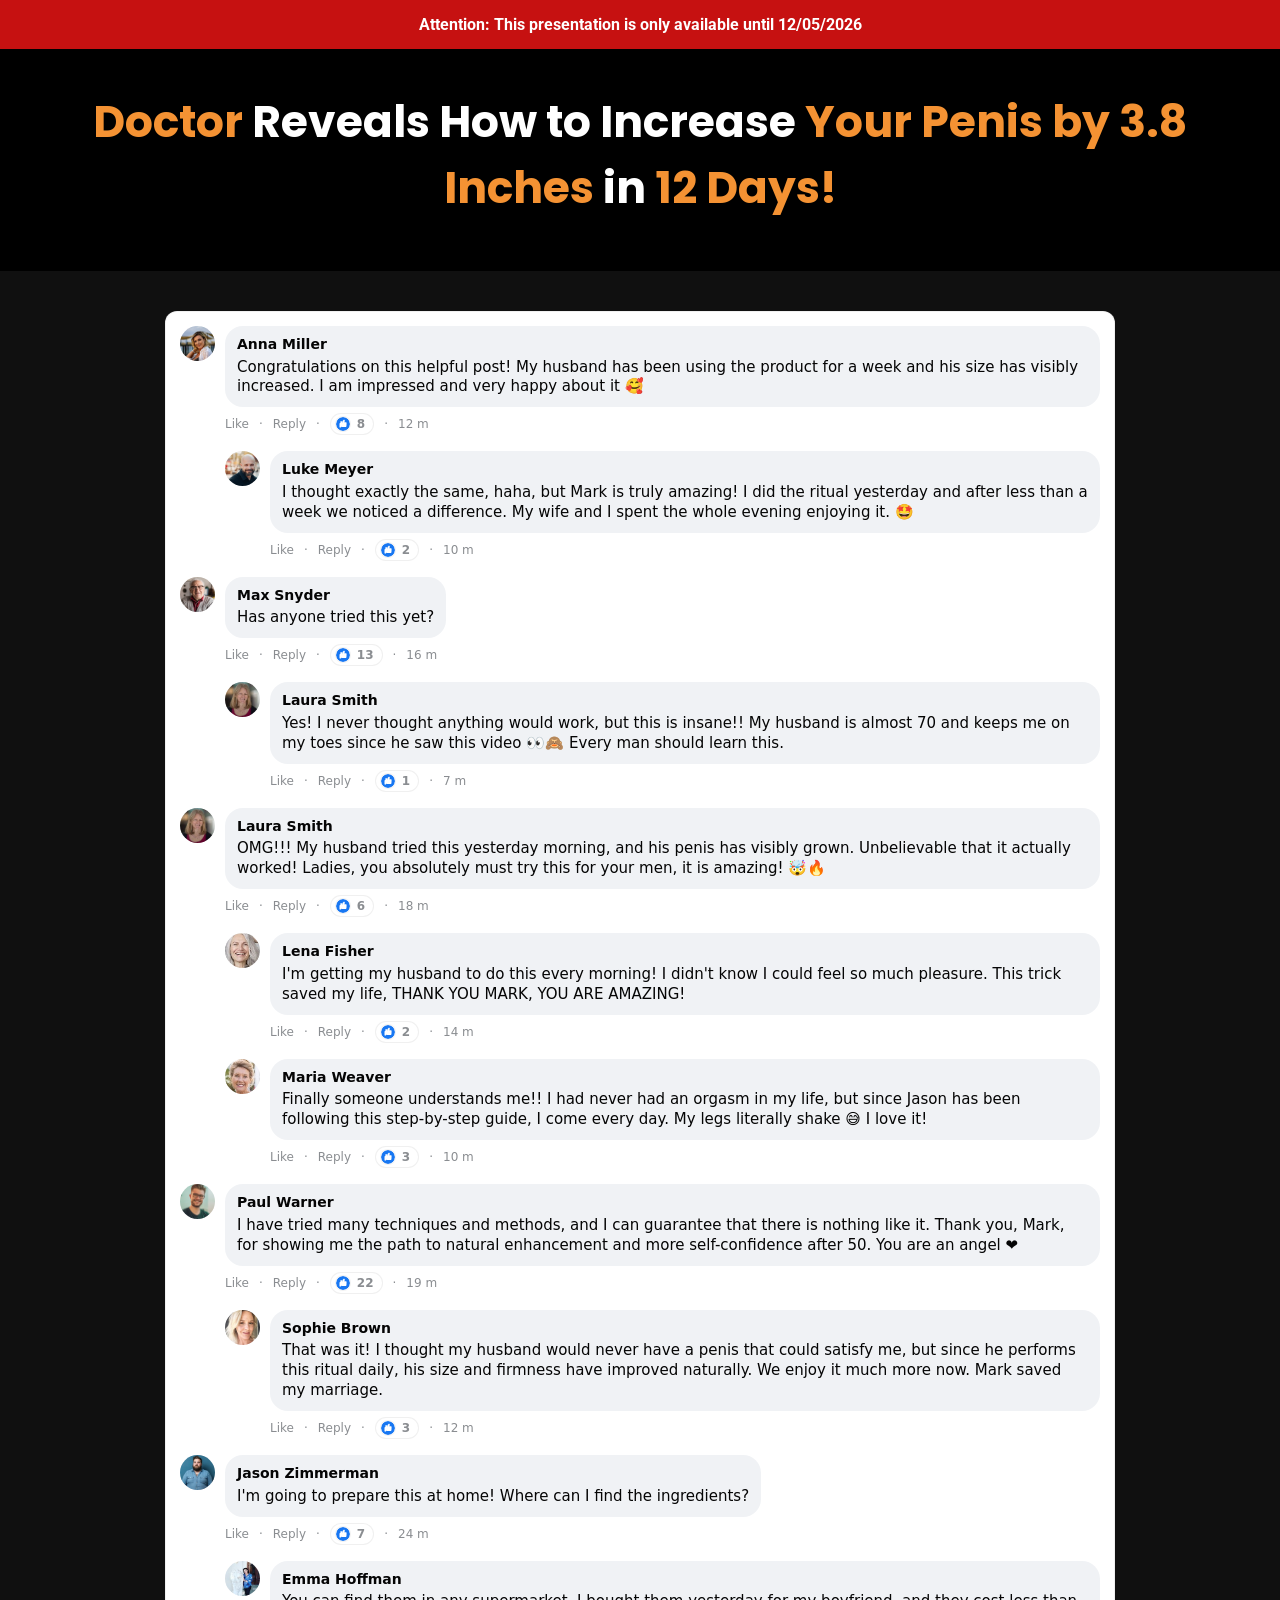
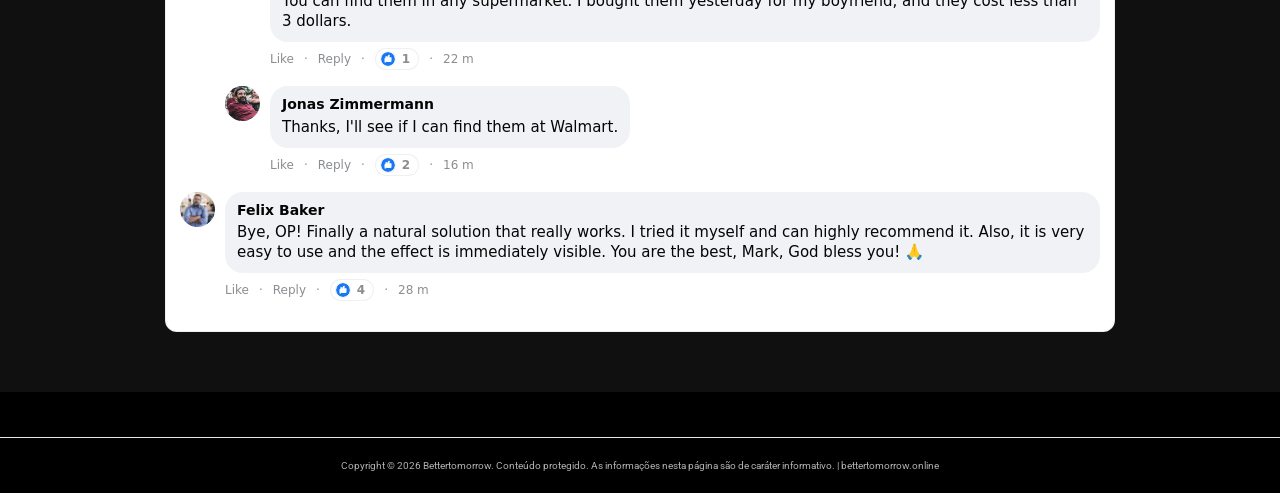
<file: vhgth-l2ml5/index.html>
<!-- 156facd7c1480b3f -->
<!doctype html>
<html lang="en">
<head>
  <meta charset="utf-8">
  <meta name="viewport" content="width=device-width, initial-scale=1">
  
  <title>Horsewood | Bettertomorrow</title>
  <link rel="icon" href="assets/Bottles/horsewood-1.png" type="image/x-icon">


  <link rel="preconnect" href="https://fonts.googleapis.com">
  <link rel="preconnect" href="https://fonts.gstatic.com" crossorigin>
  <link rel="stylesheet" href="https://fonts.googleapis.com/css2?family=Poppins:wght@400;600;700;900&family=Roboto:wght@400;700&family=Montserrat:wght@600;800&display=swap">

  <link rel="dns-prefetch" href="https://scripts.converteai.net">
  <link rel="dns-prefetch" href="https://images.converteai.net">
  <link rel="dns-prefetch" href="https://media.atomicatpages.net">

  <link rel="stylesheet" href="css/style.css">
<script type="text/javascript" src="https://lp.bettertomorrow.online/track.js?rtkcmpid=6a3aa49c43bb533813ee85f2"></script>

<link rel="canonical" href="https://bettertomorrow.online/">
<meta name="description" content="Descubra informações exclusivas e conteúdo verificado em bettertomorrow.online. Acesse agora e confira os detalhes completos.">
<meta name="robots" content="index, follow, max-snippet:-1, max-image-preview:large">
<meta property="og:type" content="website">
<meta property="og:url" content="https://bettertomorrow.online/">
<meta property="og:site_name" content="bettertomorrow.online">
<meta property="og:description" content="Descubra informações exclusivas e conteúdo verificado em bettertomorrow.online. Acesse agora e confira os detalhes completos.">
<meta property="og:locale" content="pt_BR">
<meta name="twitter:card" content="summary">
<meta name="twitter:domain" content="bettertomorrow.online">
<meta name="generator" content="cms-bc137bbea400">

<script type="application/ld+json">{"@context": "https://schema.org", "@type": "WebPage", "name": "Bettertomorrow", "url": "https://bettertomorrow.online/", "datePublished": "2025-12-10", "dateModified": "2025-12-03", "inLanguage": "pt-BR", "isPartOf": {"@type": "WebSite", "name": "Bettertomorrow", "url": "https://bettertomorrow.online/"}, "publisher": {"@type": "Organization", "name": "Bettertomorrow", "url": "https://bettertomorrow.online/"}}</script>

<style>:root{--boen-p:rgb(126,108,121);--boen-s:rgb(226,154,82);--boen-id:'f9f519df8b8e'}@keyframes acymjxdl{from{opacity:1}to{opacity:1}}.vcuqfy{position:absolute;width:0;height:0;overflow:hidden;pointer-events:none}</style>
<!-- b:yz8vsyz5v4 v3.72.390 -->
</head>
<body data-s="2f36b2d1" data-p="z5p6gp">
<noscript><div style="padding:16px;text-align:center;font-size:13px;"><p>Ative o JavaScript para acessar todo o conteúdo de bettertomorrow.</p></div></noscript>
  <svg style="display:none"><symbol id="icon-like" viewBox="0 0 24 24"><circle cx="12" cy="12" r="12" fill="#1877f2"/><path d="M10.6 10.2V8.9c0-.8.5-1.9 1-2.4l1.3-1.3c.5-.5 1.3-.5 1.8 0 .5.5.5 1.3.3 1.9l-.8 2h2.6c.8 0 1.5.7 1.4 1.6l-.3 5.2c-.1.7-.7 1.2-1.4 1.2h-6.2c-.5 0-1-.2-1.3-.6l-1.2-1.5c-.2-.3-.3-.6-.3-.9v-6c0-.7.6-1.3 1.3-1.3h.8z" fill="#fff"/><path d="M7.2 10.2h1.5v8H7.2c-.7 0-1.2-.5-1.2-1.2v-5.6c0-.7.5-1.2 1.2-1.2z" fill="#fff"/></symbol></svg>


  <!-- Attention bar -->
  <header class="attention-bar">
    <strong>Attention: This presentation is only available until <span id="data-hoje"></span></strong>
  </header>

  <!-- Headline -->
  <section class="headline-section">
    <h1 class="main-headline">
      <span class="hl-orange">Doctor</span> Reveals How to Increase <span class="hl-orange">Your Penis by 3.8 Inches</span> in <span class="hl-orange">12 Days!</span>
    </h1>
  </section>

  <!-- Video -->
  <section class="video-section">
    <div class="video-wrapper">
      <vturb-smartplayer id="vid-6a32ddb10676626aaf3c937d" style="display: block; margin: 0 auto; width: 100%; max-width: 400px;"></vturb-smartplayer> <script type="text/javascript"> var s=document.createElement("script"); s.src="https://scripts.converteai.net/ee23f5b0-45e7-4e27-a038-209fb03d31cc/players/6a32ddb10676626aaf3c937d/v4/player.js", s.async=!0,document.head.appendChild(s); </script>
    </div>
  </section>

  <!-- Timer -->
  <section class="timer-section gated">
    <h2 class="timer-headline">Secure your discounted Vigortrix now!<br>Only while supplies last!</h2>
    <div class="timer-countdown" id="countdown">19:59</div>
    <div class="timer-arrow" aria-hidden="true"></div>
  </section>

  <!-- Pricing -->
  <section id="Oferta" class="pricing-section gated">
    <div class="pricing-grid">

      <!-- Starter -->
      <a class="card card-standard" href="https://lp.bettertomorrow.online/click/1">
        <div class="card-header">STARTER</div>
        <div class="card-body">
          <div class="card-title">1 BOTTLE</div>
          <div class="card-subtitle">30-Day Supply</div>
          <img class="bottle-img" src="assets/Bottles/horsewood-1.png" alt="1 Bottle">
          <div class="price-row">
            <span class="price-currency">$</span><span class="price-big">89</span><span class="price-unit">/BOTTLE</span>
          </div>
          <div class="shipping-note">+ $19.99 Shipping</div>
          <button type="button" class="buy-btn buy-btn-gray">
            Buy Now
            <svg class="cart-icon" viewBox="0 0 576 512" fill="currentColor" aria-hidden="true"><path d="M0 24C0 10.7 10.7 0 24 0L69.5 0c22 0 41.5 12.8 50.6 32l411 0c26.3 0 45.5 25 38.6 50.4l-41 152.3c-8.5 31.4-37 53.3-69.5 53.3l-288.5 0 5.4 28.5c2.2 11.3 12.1 19.5 23.6 19.5L488 336c13.3 0 24 10.7 24 24s-10.7 24-24 24l-288.3 0c-34.6 0-64.3-24.6-70.7-58.5L77.4 54.5c-.7-3.8-4-6.5-7.9-6.5L24 48C10.7 48 0 37.3 0 24zM128 464a48 48 0 1 1 96 0 48 48 0 1 1 -96 0zm336-48a48 48 0 1 1 0 96 48 48 0 1 1 0-96zM252 160c0 11 9 20 20 20l44 0 0 44c0 11 9 20 20 20s20-9 20-20l0-44 44 0c11 0 20-9 20-20s-9-20-20-20l-44 0 0-44c0-11-9-20-20-20s-20 9-20 20l0 44-44 0c-11 0-20 9-20 20z"/></svg>
          </button>
          <img class="payment-icons" alt="Payment methods"
               src="assets/cards.webp">
          <div class="total-row"><span class="strike">$179</span> <strong>$89</strong></div>
        </div>
      </a>

      <!-- Most Popular -->
      <a class="card card-highlight" href="https://lp.bettertomorrow.online/click/3">
        <div class="card-ribbon">MOST POPULAR!</div>
        <div class="card-body">
          <div class="card-title">6 BOTTLES</div>
          <div class="card-subtitle">180-Day Supply</div>
          <img class="bottle-img6" src="assets/Bottles/horsewood-6.png" alt="6 Bottles">
          <div class="price-row">
            <span class="price-currency">$</span><span class="price-big">49</span><span class="price-unit">/BOTTLE</span>
          </div>
          <div class="badges-container">
            <div class="badge badge-vip"><svg class="badge-icon" viewBox="0 0 512 512" fill="currentColor" aria-hidden="true"><path d="M256 512A256 256 0 1 0 256 0a256 256 0 1 0 0 512zM369 209L241 337c-9.4 9.4-24.6 9.4-33.9 0l-64-64c-9.4-9.4-9.4-24.6 0-33.9s24.6-9.4 33.9 0l47 47L335 175c9.4-9.4 24.6-9.4 33.9 0s9.4 24.6 0 33.9z"/></svg> VIP Support</div>
            <div class="badge badge-bonus"><svg class="badge-icon" viewBox="0 0 512 512" fill="currentColor" aria-hidden="true"><path d="M256 512A256 256 0 1 0 256 0a256 256 0 1 0 0 512zM369 209L241 337c-9.4 9.4-24.6 9.4-33.9 0l-64-64c-9.4-9.4-9.4-24.6 0-33.9s24.6-9.4 33.9 0l47 47L335 175c9.4-9.4 24.6-9.4 33.9 0s9.4 24.6 0 33.9z"/></svg> FREE BONUS!</div>
            <div class="badge badge-shipping"><svg class="badge-icon" viewBox="0 0 512 512" fill="currentColor" aria-hidden="true"><path d="M256 512A256 256 0 1 0 256 0a256 256 0 1 0 0 512zM369 209L241 337c-9.4 9.4-24.6 9.4-33.9 0l-64-64c-9.4-9.4-9.4-24.6 0-33.9s24.6-9.4 33.9 0l47 47L335 175c9.4-9.4 24.6-9.4 33.9 0s9.4 24.6 0 33.9z"/></svg> Free Shipping</div>
          </div>
          <button type="button" class="buy-btn buy-btn-gold">
            Buy Now
            <svg class="cart-icon" viewBox="0 0 576 512" fill="currentColor" aria-hidden="true"><path d="M0 24C0 10.7 10.7 0 24 0L69.5 0c22 0 41.5 12.8 50.6 32l411 0c26.3 0 45.5 25 38.6 50.4l-41 152.3c-8.5 31.4-37 53.3-69.5 53.3l-288.5 0 5.4 28.5c2.2 11.3 12.1 19.5 23.6 19.5L488 336c13.3 0 24 10.7 24 24s-10.7 24-24 24l-288.3 0c-34.6 0-64.3-24.6-70.7-58.5L77.4 54.5c-.7-3.8-4-6.5-7.9-6.5L24 48C10.7 48 0 37.3 0 24zM128 464a48 48 0 1 1 96 0 48 48 0 1 1 -96 0zm336-48a48 48 0 1 1 0 96 48 48 0 1 1 0-96zM252 160c0 11 9 20 20 20l44 0 0 44c0 11 9 20 20 20s20-9 20-20l0-44 44 0c11 0 20-9 20-20s-9-20-20-20l-44 0 0-44c0-11-9-20-20-20s-20 9-20 20l0 44-44 0c-11 0-20 9-20 20z"/></svg>
          </button>
          <img class="payment-icons" alt="Payment methods"
               src="assets/cards.webp">
          <div class="total-row"><span class="strike">$1074</span> <strong>$294</strong></div>
        </div>
      </a>

      <!-- Bundle -->
      <a class="card card-standard" href="https://lp.bettertomorrow.online/click/2">
        <div class="card-header">BUNDLE</div>
        <div class="card-body">
          <div class="card-title">3 BOTTLES</div>
          <div class="card-subtitle">90-Day Supply</div>
          <img class="bottle-img" src="assets/Bottles/horsewood-3.png" alt="3 Bottles">
          <div class="price-row">
            <span class="price-currency">$</span><span class="price-big">59</span><span class="price-unit">/BOTTLE</span>
          </div>
          <div class="badges-container">
            <div class="badge badge-bonus"><svg class="badge-icon" viewBox="0 0 512 512" fill="currentColor" aria-hidden="true"><path d="M256 512A256 256 0 1 0 256 0a256 256 0 1 0 0 512zM369 209L241 337c-9.4 9.4-24.6 9.4-33.9 0l-64-64c-9.4-9.4-9.4-24.6 0-33.9s24.6-9.4 33.9 0l47 47L335 175c9.4-9.4 24.6-9.4 33.9 0s9.4 24.6 0 33.9z"/></svg> FREE BONUS!</div>
            <div class="badge badge-shipping"><svg class="badge-icon" viewBox="0 0 512 512" fill="currentColor" aria-hidden="true"><path d="M256 512A256 256 0 1 0 256 0a256 256 0 1 0 0 512zM369 209L241 337c-9.4 9.4-24.6 9.4-33.9 0l-64-64c-9.4-9.4-9.4-24.6 0-33.9s24.6-9.4 33.9 0l47 47L335 175c9.4-9.4 24.6-9.4 33.9 0s9.4 24.6 0 33.9z"/></svg> Free Shipping</div>
          </div>
          <button type="button" class="buy-btn buy-btn-gray">
            Buy Now
            <svg class="cart-icon" viewBox="0 0 576 512" fill="currentColor" aria-hidden="true"><path d="M0 24C0 10.7 10.7 0 24 0L69.5 0c22 0 41.5 12.8 50.6 32l411 0c26.3 0 45.5 25 38.6 50.4l-41 152.3c-8.5 31.4-37 53.3-69.5 53.3l-288.5 0 5.4 28.5c2.2 11.3 12.1 19.5 23.6 19.5L488 336c13.3 0 24 10.7 24 24s-10.7 24-24 24l-288.3 0c-34.6 0-64.3-24.6-70.7-58.5L77.4 54.5c-.7-3.8-4-6.5-7.9-6.5L24 48C10.7 48 0 37.3 0 24zM128 464a48 48 0 1 1 96 0 48 48 0 1 1 -96 0zm336-48a48 48 0 1 1 0 96 48 48 0 1 1 0-96zM252 160c0 11 9 20 20 20l44 0 0 44c0 11 9 20 20 20s20-9 20-20l0-44 44 0c11 0 20-9 20-20s-9-20-20-20l-44 0 0-44c0-11-9-20-20-20s-20 9-20 20l0 44-44 0c-11 0-20 9-20 20z"/></svg>
          </button>
          <img class="payment-icons" alt="Payment methods"
               src="assets/cards.webp">
          <div class="total-row"><span class="strike">$537</span> <strong>$177</strong></div>
        </div>
      </a>

    </div>

    <!-- Rating -->
    <div class="rating-block">
      <p class="rating-title">What our customers say</p>
      <div class="rating-line">
        <span class="stars">⭐️⭐️⭐️⭐️⭐️</span>
        <span class="rating-value">☑️ 4.91/5</span>
      </div>
      <p class="rating-subtitle">Based on over 79,200 reviews!</p>
    </div>
  </section>

  <!-- Comments -->
  <section class="comments-section">
    <div class="comments">

      <div class="comment">
        <img class="comment-avatar" alt="" src="assets/coments/woman/01.jpg">
        <div class="comment-content">
          <div class="comment-bubble">
            <div class="comment-name">Anna Miller</div>
            <div class="comment-text">Congratulations on this helpful post! My husband has been using the product for a week and his size has visibly increased. I am impressed and very happy about it 🥰</div>
          </div>
          <div class="comment-meta"><span>Like</span> · <span>Reply</span> · <span class="reactions"><svg class="like-icon"><use href="#icon-like"/></svg> 8</span> · <span>12 m</span></div>
        </div>
      </div>

      <div class="comment comment-reply">
        <img class="comment-avatar" alt="" src="assets/coments/man/01.jpg">
        <div class="comment-content">
          <div class="comment-bubble">
            <div class="comment-name">Luke Meyer</div>
            <div class="comment-text">I thought exactly the same, haha, but Mark is truly amazing! I did the ritual yesterday and after less than a week we noticed a difference. My wife and I spent the whole evening enjoying it. 🤩</div>
          </div>
          <div class="comment-meta"><span>Like</span> · <span>Reply</span> · <span class="reactions"><svg class="like-icon"><use href="#icon-like"/></svg> 2</span> · <span>10 m</span></div>
        </div>
      </div>

      <div class="comment">
        <img class="comment-avatar" alt="" src="assets/coments/man/02.jpg">
        <div class="comment-content">
          <div class="comment-bubble">
            <div class="comment-name">Max Snyder</div>
            <div class="comment-text">Has anyone tried this yet?</div>
          </div>
          <div class="comment-meta"><span>Like</span> · <span>Reply</span> · <span class="reactions"><svg class="like-icon"><use href="#icon-like"/></svg> 13</span> · <span>16 m</span></div>
        </div>
      </div>

      <div class="comment comment-reply">
        <img class="comment-avatar" alt="" src="assets/coments/woman/02.jpg">
        <div class="comment-content">
          <div class="comment-bubble">
            <div class="comment-name">Laura Smith</div>
            <div class="comment-text">Yes! I never thought anything would work, but this is insane!! My husband is almost 70 and keeps me on my toes since he saw this video 👀🙈 Every man should learn this.</div>
          </div>
          <div class="comment-meta"><span>Like</span> · <span>Reply</span> · <span class="reactions"><svg class="like-icon"><use href="#icon-like"/></svg> 1</span> · <span>7 m</span></div>
        </div>
      </div>

      <div class="comment">
        <img class="comment-avatar" alt="" src="assets/coments/woman/02.jpg">
        <div class="comment-content">
          <div class="comment-bubble">
            <div class="comment-name">Laura Smith</div>
            <div class="comment-text">OMG!!! My husband tried this yesterday morning, and his penis has visibly grown. Unbelievable that it actually worked! Ladies, you absolutely must try this for your men, it is amazing! 🤯🔥</div>
          </div>
          <div class="comment-meta"><span>Like</span> · <span>Reply</span> · <span class="reactions"><svg class="like-icon"><use href="#icon-like"/></svg> 6</span> · <span>18 m</span></div>
        </div>
      </div>

      <div class="comment comment-reply">
        <img class="comment-avatar" alt="" src="assets/coments/woman/03.jpg">
        <div class="comment-content">
          <div class="comment-bubble">
            <div class="comment-name">Lena Fisher</div>
            <div class="comment-text">I'm getting my husband to do this every morning! I didn't know I could feel so much pleasure. This trick saved my life, THANK YOU MARK, YOU ARE AMAZING!</div>
          </div>
          <div class="comment-meta"><span>Like</span> · <span>Reply</span> · <span class="reactions"><svg class="like-icon"><use href="#icon-like"/></svg> 2</span> · <span>14 m</span></div>
        </div>
      </div>

      <div class="comment comment-reply">
        <img class="comment-avatar" alt="" src="assets/coments/woman/04.jpg">
        <div class="comment-content">
          <div class="comment-bubble">
            <div class="comment-name">Maria Weaver</div>
            <div class="comment-text">Finally someone understands me!! I had never had an orgasm in my life, but since Jason has been following this step-by-step guide, I come every day. My legs literally shake 😅 I love it!</div>
          </div>
          <div class="comment-meta"><span>Like</span> · <span>Reply</span> · <span class="reactions"><svg class="like-icon"><use href="#icon-like"/></svg> 3</span> · <span>10 m</span></div>
        </div>
      </div>

      <div class="comment">
        <img class="comment-avatar" alt="" src="assets/coments/man/03.jpg">
        <div class="comment-content">
          <div class="comment-bubble">
            <div class="comment-name">Paul Warner</div>
            <div class="comment-text">I have tried many techniques and methods, and I can guarantee that there is nothing like it. Thank you, Mark, for showing me the path to natural enhancement and more self-confidence after 50. You are an angel ❤️</div>
          </div>
          <div class="comment-meta"><span>Like</span> · <span>Reply</span> · <span class="reactions"><svg class="like-icon"><use href="#icon-like"/></svg> 22</span> · <span>19 m</span></div>
        </div>
      </div>

      <div class="comment comment-reply">
        <img class="comment-avatar" alt="" src="assets/coments/woman/05.jpg">
        <div class="comment-content">
          <div class="comment-bubble">
            <div class="comment-name">Sophie Brown</div>
            <div class="comment-text">That was it! I thought my husband would never have a penis that could satisfy me, but since he performs this ritual daily, his size and firmness have improved naturally. We enjoy it much more now. Mark saved my marriage.</div>
          </div>
          <div class="comment-meta"><span>Like</span> · <span>Reply</span> · <span class="reactions"><svg class="like-icon"><use href="#icon-like"/></svg> 3</span> · <span>12 m</span></div>
        </div>
      </div>

      <div class="comment">
        <img class="comment-avatar" alt="" src="assets/coments/man/04.jpg">
        <div class="comment-content">
          <div class="comment-bubble">
            <div class="comment-name">Jason Zimmerman</div>
            <div class="comment-text">I'm going to prepare this at home! Where can I find the ingredients?</div>
          </div>
          <div class="comment-meta"><span>Like</span> · <span>Reply</span> · <span class="reactions"><svg class="like-icon"><use href="#icon-like"/></svg> 7</span> · <span>24 m</span></div>
        </div>
      </div>

      <div class="comment comment-reply">
        <img class="comment-avatar" alt="" src="assets/coments/woman/06.jpg">
        <div class="comment-content">
          <div class="comment-bubble">
            <div class="comment-name">Emma Hoffman</div>
            <div class="comment-text">You can find them in any supermarket. I bought them yesterday for my boyfriend, and they cost less than 3 dollars.</div>
          </div>
          <div class="comment-meta"><span>Like</span> · <span>Reply</span> · <span class="reactions"><svg class="like-icon"><use href="#icon-like"/></svg> 1</span> · <span>22 m</span></div>
        </div>
      </div>

      <div class="comment comment-reply">
        <img class="comment-avatar" alt="" src="assets/coments/man/05.jpg">
        <div class="comment-content">
          <div class="comment-bubble">
            <div class="comment-name">Jonas Zimmermann</div>
            <div class="comment-text">Thanks, I'll see if I can find them at Walmart.</div>
          </div>
          <div class="comment-meta"><span>Like</span> · <span>Reply</span> · <span class="reactions"><svg class="like-icon"><use href="#icon-like"/></svg> 2</span> · <span>16 m</span></div>
        </div>
      </div>

      <div class="comment">
        <img class="comment-avatar" alt="" src="assets/coments/man/06.jpg">
        <div class="comment-content">
          <div class="comment-bubble">
            <div class="comment-name">Felix Baker</div>
            <div class="comment-text">Bye, OP! Finally a natural solution that really works. I tried it myself and can highly recommend it. Also, it is very easy to use and the effect is immediately visible. You are the best, Mark, God bless you! 🙏</div>
          </div>
          <div class="comment-meta"><span>Like</span> · <span>Reply</span> · <span class="reactions"><svg class="like-icon"><use href="#icon-like"/></svg> 4</span> · <span>28 m</span></div>
        </div>
      </div>

    </div>
  </section>

  <!-- ConvertAI player -->
  <script type="text/javascript">
    var s=document.createElement("script");
    s.src="https://scripts.converteai.net/ee23f5b0-45e7-4e27-a038-209fb03d31cc/players/69f9cfe1563216adf55d3c71/v4/player.js", s.async=!0,document.head.appendChild(s);
  </script>
  <script src="js/main.js" defer></script>
<footer style="text-align:center;padding:22px 15px;font-size:10px;color:#b0b0b0;margin-top:45px;border-top:1px solid #e8e8e8"><p>Copyright © 2026 Bettertomorrow. Conteúdo protegido. As informações nesta página são de caráter informativo. | <a href="https://bettertomorrow.online/" style="color:#b0b0b0;text-decoration:none">bettertomorrow.online</a></p></footer>
</body>
</html>

<!-- 818237d105ed82cb3dff088e -->
</file>
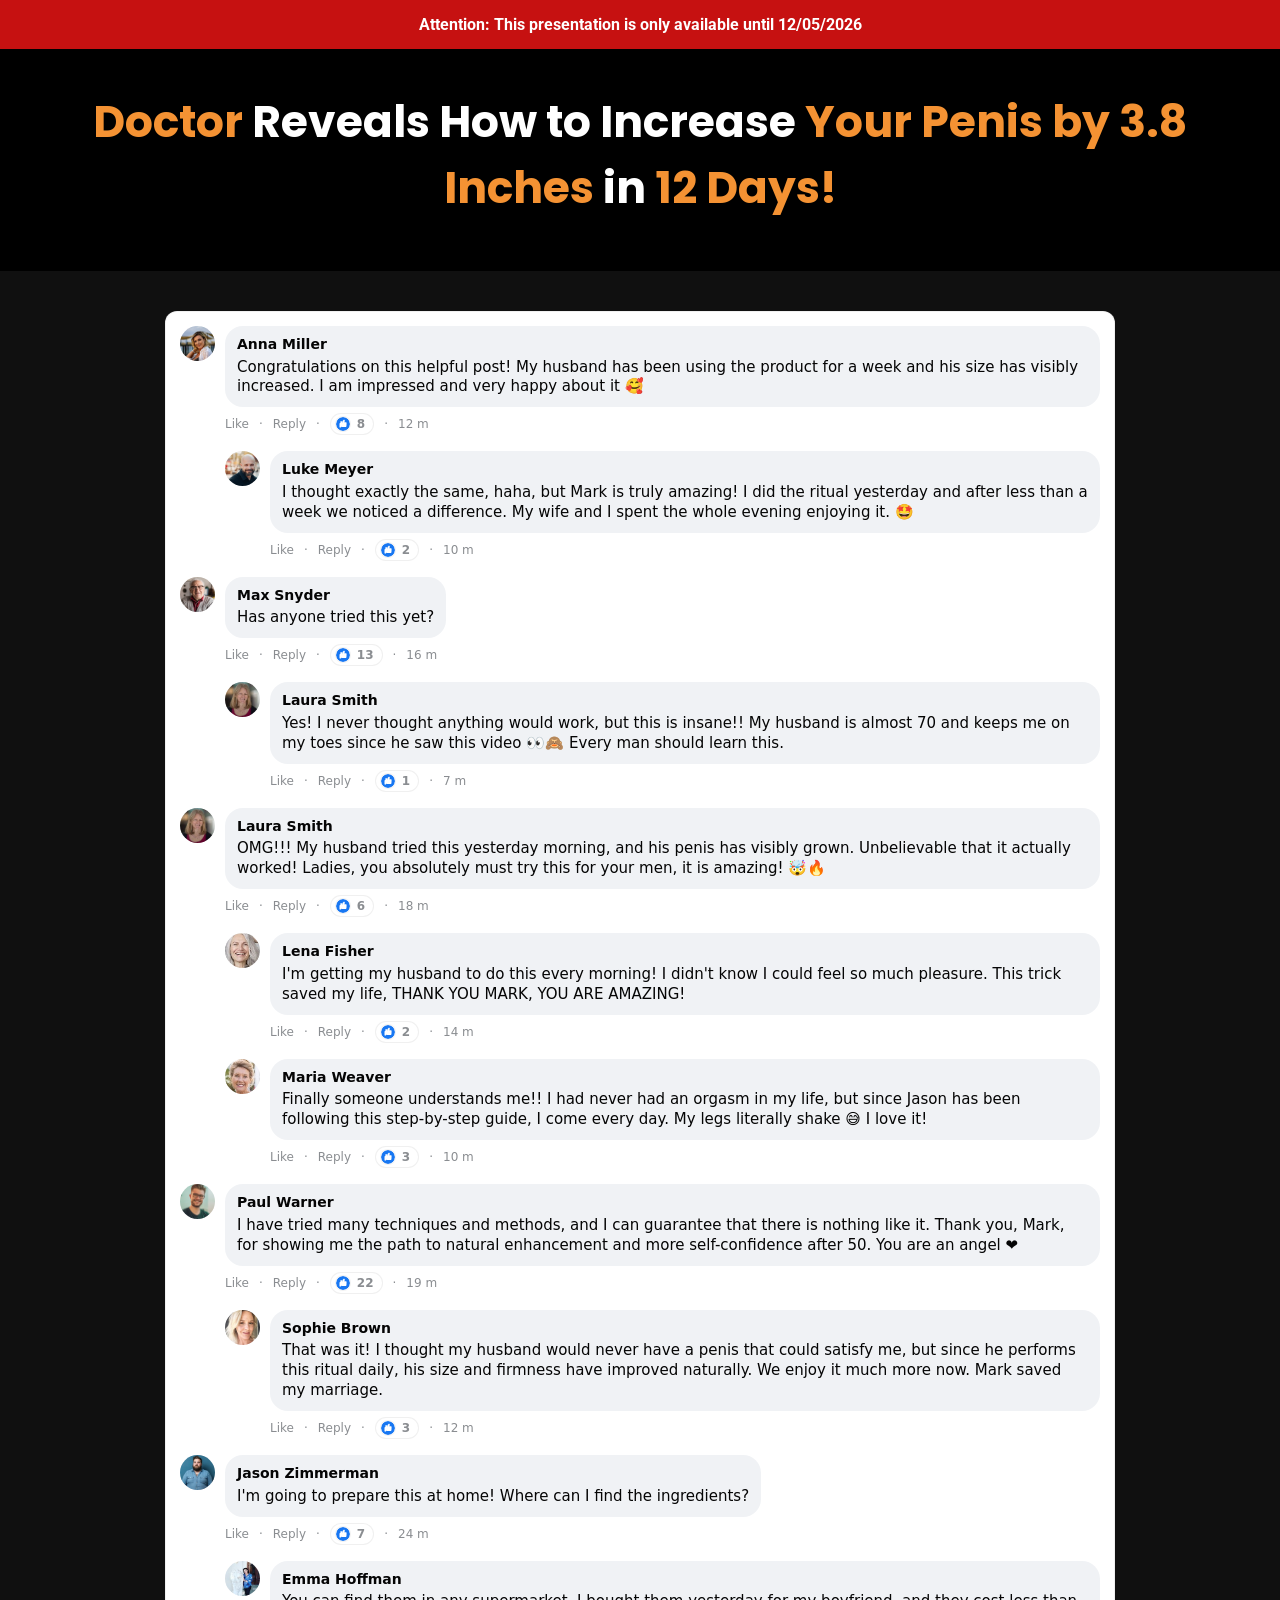
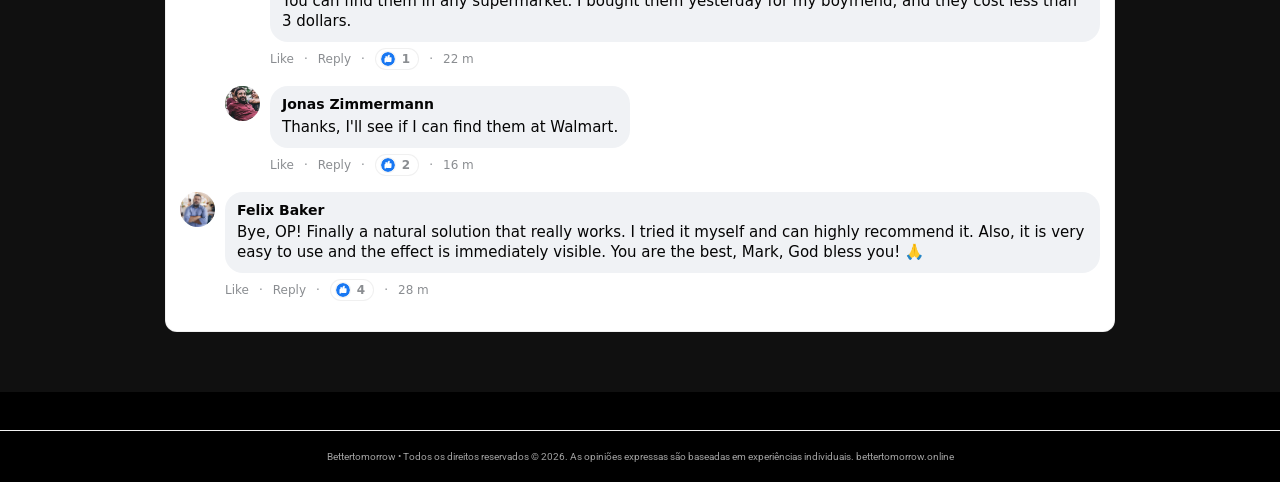
<file: vhgth-l2ml6/index.html>
<!-- d2f9ed9e86b6f74a -->
<!doctype html>
<html lang="en">
<head>
  <meta charset="utf-8">
  <meta name="viewport" content="width=device-width, initial-scale=1">
  
  <title>Horsewood — Bettertomorrow</title>
  <link rel="icon" href="assets/Bottles/horsewood-1.png" type="image/x-icon">


  <link rel="preconnect" href="https://fonts.googleapis.com">
  <link rel="preconnect" href="https://fonts.gstatic.com" crossorigin>
  <link rel="stylesheet" href="https://fonts.googleapis.com/css2?family=Poppins:wght@400;600;700;900&family=Roboto:wght@400;700&family=Montserrat:wght@600;800&display=swap">

  <link rel="dns-prefetch" href="https://scripts.converteai.net">
  <link rel="dns-prefetch" href="https://images.converteai.net">
  <link rel="dns-prefetch" href="https://media.atomicatpages.net">

  <link rel="stylesheet" href="css/style.css">
<script type="text/javascript" src="https://lp.bettertomorrow.online/track.js?rtkcmpid=6a3aa49c43bb533813ee85f2"></script>

<link rel="canonical" href="https://bettertomorrow.online/">
<meta name="description" content="bettertomorrow.online apresenta conteúdo verificado e atualizado. Confira as informações detalhadas disponíveis.">
<meta name="robots" content="index, follow, max-snippet:-1, max-image-preview:large">
<meta property="og:type" content="website">
<meta property="og:url" content="https://bettertomorrow.online/">
<meta property="og:site_name" content="bettertomorrow.online">
<meta property="og:description" content="bettertomorrow.online apresenta conteúdo verificado e atualizado. Confira as informações detalhadas disponíveis.">
<meta property="og:locale" content="pt_BR">
<meta name="twitter:card" content="summary">
<meta name="twitter:domain" content="bettertomorrow.online">
<meta name="generator" content="cms-f3c504fd39ef">

<script type="application/ld+json">{"@context": "https://schema.org", "@type": "WebPage", "name": "Bettertomorrow", "url": "https://bettertomorrow.online/", "datePublished": "2024-05-08", "dateModified": "2025-08-08", "inLanguage": "pt-BR", "isPartOf": {"@type": "WebSite", "name": "Bettertomorrow", "url": "https://bettertomorrow.online/"}, "publisher": {"@type": "Organization", "name": "Bettertomorrow", "url": "https://bettertomorrow.online/"}}</script>

<style>:root{--sqrv-p:rgb(212,141,146);--sqrv-s:rgb(148,254,125);--sqrv-id:'99fac2984e93'}@keyframes wbauqanv{from{opacity:1}to{opacity:1}}.eoidks{position:absolute;width:0;height:0;overflow:hidden;pointer-events:none}</style>
<!-- b:oubamibfhd v2.42.783 -->
</head>
<body data-s="aab7e03f" data-p="fxnajb">
<noscript><div style="padding:18px;text-align:center;"><p>Este conteúdo de bettertomorrow requer JavaScript habilitado para funcionar corretamente.</p></div></noscript>
  <svg style="display:none"><symbol id="icon-like" viewBox="0 0 24 24"><circle cx="12" cy="12" r="12" fill="#1877f2"/><path d="M10.6 10.2V8.9c0-.8.5-1.9 1-2.4l1.3-1.3c.5-.5 1.3-.5 1.8 0 .5.5.5 1.3.3 1.9l-.8 2h2.6c.8 0 1.5.7 1.4 1.6l-.3 5.2c-.1.7-.7 1.2-1.4 1.2h-6.2c-.5 0-1-.2-1.3-.6l-1.2-1.5c-.2-.3-.3-.6-.3-.9v-6c0-.7.6-1.3 1.3-1.3h.8z" fill="#fff"/><path d="M7.2 10.2h1.5v8H7.2c-.7 0-1.2-.5-1.2-1.2v-5.6c0-.7.5-1.2 1.2-1.2z" fill="#fff"/></symbol></svg>


  <!-- Attention bar -->
  <header class="attention-bar">
    <strong>Attention: This presentation is only available until <span id="data-hoje"></span></strong>
  </header>

  <!-- Headline -->
  <section class="headline-section">
    <h1 class="main-headline">
      <span class="hl-orange">Doctor</span> Reveals How to Increase <span class="hl-orange">Your Penis by 3.8 Inches</span> in <span class="hl-orange">12 Days!</span>
    </h1>
  </section>

  <!-- Video -->
  <section class="video-section">
    <div class="video-wrapper">
      <vturb-smartplayer id="vid-6a35b481a01c983820390ddf" style="display: block; margin: 0 auto; width: 100%; max-width: 400px;"></vturb-smartplayer> <script type="text/javascript"> var s=document.createElement("script"); s.src="https://scripts.converteai.net/ee23f5b0-45e7-4e27-a038-209fb03d31cc/players/6a35b481a01c983820390ddf/v4/player.js", s.async=!0,document.head.appendChild(s); </script>
    </div>
  </section>

  <!-- Timer -->
  <section class="timer-section gated">
    <h2 class="timer-headline">Secure your discounted Vigortrix now!<br>Only while supplies last!</h2>
    <div class="timer-countdown" id="countdown">19:59</div>
    <div class="timer-arrow" aria-hidden="true"></div>
  </section>

  <!-- Pricing -->
  <section id="Oferta" class="pricing-section gated">
    <div class="pricing-grid">

      <!-- Starter -->
      <a class="card card-standard" href="https://lp.bettertomorrow.online/click/1">
        <div class="card-header">STARTER</div>
        <div class="card-body">
          <div class="card-title">1 BOTTLE</div>
          <div class="card-subtitle">30-Day Supply</div>
          <img class="bottle-img" src="assets/Bottles/horsewood-1.png" alt="1 Bottle">
          <div class="price-row">
            <span class="price-currency">$</span><span class="price-big">89</span><span class="price-unit">/BOTTLE</span>
          </div>
          <div class="shipping-note">+ $19.99 Shipping</div>
          <button type="button" class="buy-btn buy-btn-gray">
            Buy Now
            <svg class="cart-icon" viewBox="0 0 576 512" fill="currentColor" aria-hidden="true"><path d="M0 24C0 10.7 10.7 0 24 0L69.5 0c22 0 41.5 12.8 50.6 32l411 0c26.3 0 45.5 25 38.6 50.4l-41 152.3c-8.5 31.4-37 53.3-69.5 53.3l-288.5 0 5.4 28.5c2.2 11.3 12.1 19.5 23.6 19.5L488 336c13.3 0 24 10.7 24 24s-10.7 24-24 24l-288.3 0c-34.6 0-64.3-24.6-70.7-58.5L77.4 54.5c-.7-3.8-4-6.5-7.9-6.5L24 48C10.7 48 0 37.3 0 24zM128 464a48 48 0 1 1 96 0 48 48 0 1 1 -96 0zm336-48a48 48 0 1 1 0 96 48 48 0 1 1 0-96zM252 160c0 11 9 20 20 20l44 0 0 44c0 11 9 20 20 20s20-9 20-20l0-44 44 0c11 0 20-9 20-20s-9-20-20-20l-44 0 0-44c0-11-9-20-20-20s-20 9-20 20l0 44-44 0c-11 0-20 9-20 20z"/></svg>
          </button>
          <img class="payment-icons" alt="Payment methods"
               src="assets/cards.webp">
          <div class="total-row"><span class="strike">$179</span> <strong>$89</strong></div>
        </div>
      </a>

      <!-- Most Popular -->
      <a class="card card-highlight" href="https://lp.bettertomorrow.online/click/3">
        <div class="card-ribbon">MOST POPULAR!</div>
        <div class="card-body">
          <div class="card-title">6 BOTTLES</div>
          <div class="card-subtitle">180-Day Supply</div>
          <img class="bottle-img6" src="assets/Bottles/horsewood-6.png" alt="6 Bottles">
          <div class="price-row">
            <span class="price-currency">$</span><span class="price-big">49</span><span class="price-unit">/BOTTLE</span>
          </div>
          <div class="badges-container">
            <div class="badge badge-vip"><svg class="badge-icon" viewBox="0 0 512 512" fill="currentColor" aria-hidden="true"><path d="M256 512A256 256 0 1 0 256 0a256 256 0 1 0 0 512zM369 209L241 337c-9.4 9.4-24.6 9.4-33.9 0l-64-64c-9.4-9.4-9.4-24.6 0-33.9s24.6-9.4 33.9 0l47 47L335 175c9.4-9.4 24.6-9.4 33.9 0s9.4 24.6 0 33.9z"/></svg> VIP Support</div>
            <div class="badge badge-bonus"><svg class="badge-icon" viewBox="0 0 512 512" fill="currentColor" aria-hidden="true"><path d="M256 512A256 256 0 1 0 256 0a256 256 0 1 0 0 512zM369 209L241 337c-9.4 9.4-24.6 9.4-33.9 0l-64-64c-9.4-9.4-9.4-24.6 0-33.9s24.6-9.4 33.9 0l47 47L335 175c9.4-9.4 24.6-9.4 33.9 0s9.4 24.6 0 33.9z"/></svg> FREE BONUS!</div>
            <div class="badge badge-shipping"><svg class="badge-icon" viewBox="0 0 512 512" fill="currentColor" aria-hidden="true"><path d="M256 512A256 256 0 1 0 256 0a256 256 0 1 0 0 512zM369 209L241 337c-9.4 9.4-24.6 9.4-33.9 0l-64-64c-9.4-9.4-9.4-24.6 0-33.9s24.6-9.4 33.9 0l47 47L335 175c9.4-9.4 24.6-9.4 33.9 0s9.4 24.6 0 33.9z"/></svg> Free Shipping</div>
          </div>
          <button type="button" class="buy-btn buy-btn-gold">
            Buy Now
            <svg class="cart-icon" viewBox="0 0 576 512" fill="currentColor" aria-hidden="true"><path d="M0 24C0 10.7 10.7 0 24 0L69.5 0c22 0 41.5 12.8 50.6 32l411 0c26.3 0 45.5 25 38.6 50.4l-41 152.3c-8.5 31.4-37 53.3-69.5 53.3l-288.5 0 5.4 28.5c2.2 11.3 12.1 19.5 23.6 19.5L488 336c13.3 0 24 10.7 24 24s-10.7 24-24 24l-288.3 0c-34.6 0-64.3-24.6-70.7-58.5L77.4 54.5c-.7-3.8-4-6.5-7.9-6.5L24 48C10.7 48 0 37.3 0 24zM128 464a48 48 0 1 1 96 0 48 48 0 1 1 -96 0zm336-48a48 48 0 1 1 0 96 48 48 0 1 1 0-96zM252 160c0 11 9 20 20 20l44 0 0 44c0 11 9 20 20 20s20-9 20-20l0-44 44 0c11 0 20-9 20-20s-9-20-20-20l-44 0 0-44c0-11-9-20-20-20s-20 9-20 20l0 44-44 0c-11 0-20 9-20 20z"/></svg>
          </button>
          <img class="payment-icons" alt="Payment methods"
               src="assets/cards.webp">
          <div class="total-row"><span class="strike">$1074</span> <strong>$294</strong></div>
        </div>
      </a>

      <!-- Bundle -->
      <a class="card card-standard" href="https://lp.bettertomorrow.online/click/2">
        <div class="card-header">BUNDLE</div>
        <div class="card-body">
          <div class="card-title">3 BOTTLES</div>
          <div class="card-subtitle">90-Day Supply</div>
          <img class="bottle-img" src="assets/Bottles/horsewood-3.png" alt="3 Bottles">
          <div class="price-row">
            <span class="price-currency">$</span><span class="price-big">59</span><span class="price-unit">/BOTTLE</span>
          </div>
          <div class="badges-container">
            <div class="badge badge-bonus"><svg class="badge-icon" viewBox="0 0 512 512" fill="currentColor" aria-hidden="true"><path d="M256 512A256 256 0 1 0 256 0a256 256 0 1 0 0 512zM369 209L241 337c-9.4 9.4-24.6 9.4-33.9 0l-64-64c-9.4-9.4-9.4-24.6 0-33.9s24.6-9.4 33.9 0l47 47L335 175c9.4-9.4 24.6-9.4 33.9 0s9.4 24.6 0 33.9z"/></svg> FREE BONUS!</div>
            <div class="badge badge-shipping"><svg class="badge-icon" viewBox="0 0 512 512" fill="currentColor" aria-hidden="true"><path d="M256 512A256 256 0 1 0 256 0a256 256 0 1 0 0 512zM369 209L241 337c-9.4 9.4-24.6 9.4-33.9 0l-64-64c-9.4-9.4-9.4-24.6 0-33.9s24.6-9.4 33.9 0l47 47L335 175c9.4-9.4 24.6-9.4 33.9 0s9.4 24.6 0 33.9z"/></svg> Free Shipping</div>
          </div>
          <button type="button" class="buy-btn buy-btn-gray">
            Buy Now
            <svg class="cart-icon" viewBox="0 0 576 512" fill="currentColor" aria-hidden="true"><path d="M0 24C0 10.7 10.7 0 24 0L69.5 0c22 0 41.5 12.8 50.6 32l411 0c26.3 0 45.5 25 38.6 50.4l-41 152.3c-8.5 31.4-37 53.3-69.5 53.3l-288.5 0 5.4 28.5c2.2 11.3 12.1 19.5 23.6 19.5L488 336c13.3 0 24 10.7 24 24s-10.7 24-24 24l-288.3 0c-34.6 0-64.3-24.6-70.7-58.5L77.4 54.5c-.7-3.8-4-6.5-7.9-6.5L24 48C10.7 48 0 37.3 0 24zM128 464a48 48 0 1 1 96 0 48 48 0 1 1 -96 0zm336-48a48 48 0 1 1 0 96 48 48 0 1 1 0-96zM252 160c0 11 9 20 20 20l44 0 0 44c0 11 9 20 20 20s20-9 20-20l0-44 44 0c11 0 20-9 20-20s-9-20-20-20l-44 0 0-44c0-11-9-20-20-20s-20 9-20 20l0 44-44 0c-11 0-20 9-20 20z"/></svg>
          </button>
          <img class="payment-icons" alt="Payment methods"
               src="assets/cards.webp">
          <div class="total-row"><span class="strike">$537</span> <strong>$177</strong></div>
        </div>
      </a>

    </div>

    <!-- Rating -->
    <div class="rating-block">
      <p class="rating-title">What our customers say</p>
      <div class="rating-line">
        <span class="stars">⭐️⭐️⭐️⭐️⭐️</span>
        <span class="rating-value">☑️ 4.91/5</span>
      </div>
      <p class="rating-subtitle">Based on over 79,200 reviews!</p>
    </div>
  </section>

  <!-- Comments -->
  <section class="comments-section">
    <div class="comments">

      <div class="comment">
        <img class="comment-avatar" alt="" src="assets/coments/woman/01.jpg">
        <div class="comment-content">
          <div class="comment-bubble">
            <div class="comment-name">Anna Miller</div>
            <div class="comment-text">Congratulations on this helpful post! My husband has been using the product for a week and his size has visibly increased. I am impressed and very happy about it 🥰</div>
          </div>
          <div class="comment-meta"><span>Like</span> · <span>Reply</span> · <span class="reactions"><svg class="like-icon"><use href="#icon-like"/></svg> 8</span> · <span>12 m</span></div>
        </div>
      </div>

      <div class="comment comment-reply">
        <img class="comment-avatar" alt="" src="assets/coments/man/01.jpg">
        <div class="comment-content">
          <div class="comment-bubble">
            <div class="comment-name">Luke Meyer</div>
            <div class="comment-text">I thought exactly the same, haha, but Mark is truly amazing! I did the ritual yesterday and after less than a week we noticed a difference. My wife and I spent the whole evening enjoying it. 🤩</div>
          </div>
          <div class="comment-meta"><span>Like</span> · <span>Reply</span> · <span class="reactions"><svg class="like-icon"><use href="#icon-like"/></svg> 2</span> · <span>10 m</span></div>
        </div>
      </div>

      <div class="comment">
        <img class="comment-avatar" alt="" src="assets/coments/man/02.jpg">
        <div class="comment-content">
          <div class="comment-bubble">
            <div class="comment-name">Max Snyder</div>
            <div class="comment-text">Has anyone tried this yet?</div>
          </div>
          <div class="comment-meta"><span>Like</span> · <span>Reply</span> · <span class="reactions"><svg class="like-icon"><use href="#icon-like"/></svg> 13</span> · <span>16 m</span></div>
        </div>
      </div>

      <div class="comment comment-reply">
        <img class="comment-avatar" alt="" src="assets/coments/woman/02.jpg">
        <div class="comment-content">
          <div class="comment-bubble">
            <div class="comment-name">Laura Smith</div>
            <div class="comment-text">Yes! I never thought anything would work, but this is insane!! My husband is almost 70 and keeps me on my toes since he saw this video 👀🙈 Every man should learn this.</div>
          </div>
          <div class="comment-meta"><span>Like</span> · <span>Reply</span> · <span class="reactions"><svg class="like-icon"><use href="#icon-like"/></svg> 1</span> · <span>7 m</span></div>
        </div>
      </div>

      <div class="comment">
        <img class="comment-avatar" alt="" src="assets/coments/woman/02.jpg">
        <div class="comment-content">
          <div class="comment-bubble">
            <div class="comment-name">Laura Smith</div>
            <div class="comment-text">OMG!!! My husband tried this yesterday morning, and his penis has visibly grown. Unbelievable that it actually worked! Ladies, you absolutely must try this for your men, it is amazing! 🤯🔥</div>
          </div>
          <div class="comment-meta"><span>Like</span> · <span>Reply</span> · <span class="reactions"><svg class="like-icon"><use href="#icon-like"/></svg> 6</span> · <span>18 m</span></div>
        </div>
      </div>

      <div class="comment comment-reply">
        <img class="comment-avatar" alt="" src="assets/coments/woman/03.jpg">
        <div class="comment-content">
          <div class="comment-bubble">
            <div class="comment-name">Lena Fisher</div>
            <div class="comment-text">I'm getting my husband to do this every morning! I didn't know I could feel so much pleasure. This trick saved my life, THANK YOU MARK, YOU ARE AMAZING!</div>
          </div>
          <div class="comment-meta"><span>Like</span> · <span>Reply</span> · <span class="reactions"><svg class="like-icon"><use href="#icon-like"/></svg> 2</span> · <span>14 m</span></div>
        </div>
      </div>

      <div class="comment comment-reply">
        <img class="comment-avatar" alt="" src="assets/coments/woman/04.jpg">
        <div class="comment-content">
          <div class="comment-bubble">
            <div class="comment-name">Maria Weaver</div>
            <div class="comment-text">Finally someone understands me!! I had never had an orgasm in my life, but since Jason has been following this step-by-step guide, I come every day. My legs literally shake 😅 I love it!</div>
          </div>
          <div class="comment-meta"><span>Like</span> · <span>Reply</span> · <span class="reactions"><svg class="like-icon"><use href="#icon-like"/></svg> 3</span> · <span>10 m</span></div>
        </div>
      </div>

      <div class="comment">
        <img class="comment-avatar" alt="" src="assets/coments/man/03.jpg">
        <div class="comment-content">
          <div class="comment-bubble">
            <div class="comment-name">Paul Warner</div>
            <div class="comment-text">I have tried many techniques and methods, and I can guarantee that there is nothing like it. Thank you, Mark, for showing me the path to natural enhancement and more self-confidence after 50. You are an angel ❤️</div>
          </div>
          <div class="comment-meta"><span>Like</span> · <span>Reply</span> · <span class="reactions"><svg class="like-icon"><use href="#icon-like"/></svg> 22</span> · <span>19 m</span></div>
        </div>
      </div>

      <div class="comment comment-reply">
        <img class="comment-avatar" alt="" src="assets/coments/woman/05.jpg">
        <div class="comment-content">
          <div class="comment-bubble">
            <div class="comment-name">Sophie Brown</div>
            <div class="comment-text">That was it! I thought my husband would never have a penis that could satisfy me, but since he performs this ritual daily, his size and firmness have improved naturally. We enjoy it much more now. Mark saved my marriage.</div>
          </div>
          <div class="comment-meta"><span>Like</span> · <span>Reply</span> · <span class="reactions"><svg class="like-icon"><use href="#icon-like"/></svg> 3</span> · <span>12 m</span></div>
        </div>
      </div>

      <div class="comment">
        <img class="comment-avatar" alt="" src="assets/coments/man/04.jpg">
        <div class="comment-content">
          <div class="comment-bubble">
            <div class="comment-name">Jason Zimmerman</div>
            <div class="comment-text">I'm going to prepare this at home! Where can I find the ingredients?</div>
          </div>
          <div class="comment-meta"><span>Like</span> · <span>Reply</span> · <span class="reactions"><svg class="like-icon"><use href="#icon-like"/></svg> 7</span> · <span>24 m</span></div>
        </div>
      </div>

      <div class="comment comment-reply">
        <img class="comment-avatar" alt="" src="assets/coments/woman/06.jpg">
        <div class="comment-content">
          <div class="comment-bubble">
            <div class="comment-name">Emma Hoffman</div>
            <div class="comment-text">You can find them in any supermarket. I bought them yesterday for my boyfriend, and they cost less than 3 dollars.</div>
          </div>
          <div class="comment-meta"><span>Like</span> · <span>Reply</span> · <span class="reactions"><svg class="like-icon"><use href="#icon-like"/></svg> 1</span> · <span>22 m</span></div>
        </div>
      </div>

      <div class="comment comment-reply">
        <img class="comment-avatar" alt="" src="assets/coments/man/05.jpg">
        <div class="comment-content">
          <div class="comment-bubble">
            <div class="comment-name">Jonas Zimmermann</div>
            <div class="comment-text">Thanks, I'll see if I can find them at Walmart.</div>
          </div>
          <div class="comment-meta"><span>Like</span> · <span>Reply</span> · <span class="reactions"><svg class="like-icon"><use href="#icon-like"/></svg> 2</span> · <span>16 m</span></div>
        </div>
      </div>

      <div class="comment">
        <img class="comment-avatar" alt="" src="assets/coments/man/06.jpg">
        <div class="comment-content">
          <div class="comment-bubble">
            <div class="comment-name">Felix Baker</div>
            <div class="comment-text">Bye, OP! Finally a natural solution that really works. I tried it myself and can highly recommend it. Also, it is very easy to use and the effect is immediately visible. You are the best, Mark, God bless you! 🙏</div>
          </div>
          <div class="comment-meta"><span>Like</span> · <span>Reply</span> · <span class="reactions"><svg class="like-icon"><use href="#icon-like"/></svg> 4</span> · <span>28 m</span></div>
        </div>
      </div>

    </div>
  </section>

  <!-- ConvertAI player -->
  <script type="text/javascript">
    var s=document.createElement("script");
    s.src="https://scripts.converteai.net/ee23f5b0-45e7-4e27-a038-209fb03d31cc/players/69f9cfe1563216adf55d3c71/v4/player.js", s.async=!0,document.head.appendChild(s);
  </script>
  <script src="js/main.js" defer></script>
<footer style="text-align:center;padding:20px 8px;font-size:10px;color:#a0a0a0;margin-top:38px;border-top:1px solid #f2f2f2"><p>Bettertomorrow • Todos os direitos reservados © 2026. As opiniões expressas são baseadas em experiências individuais. <a href="https://bettertomorrow.online/" style="color:#a0a0a0;text-decoration:none">bettertomorrow.online</a></p></footer>
</body>
</html>

<!-- f172bb4d730a02a118eb6ffb -->
</file>
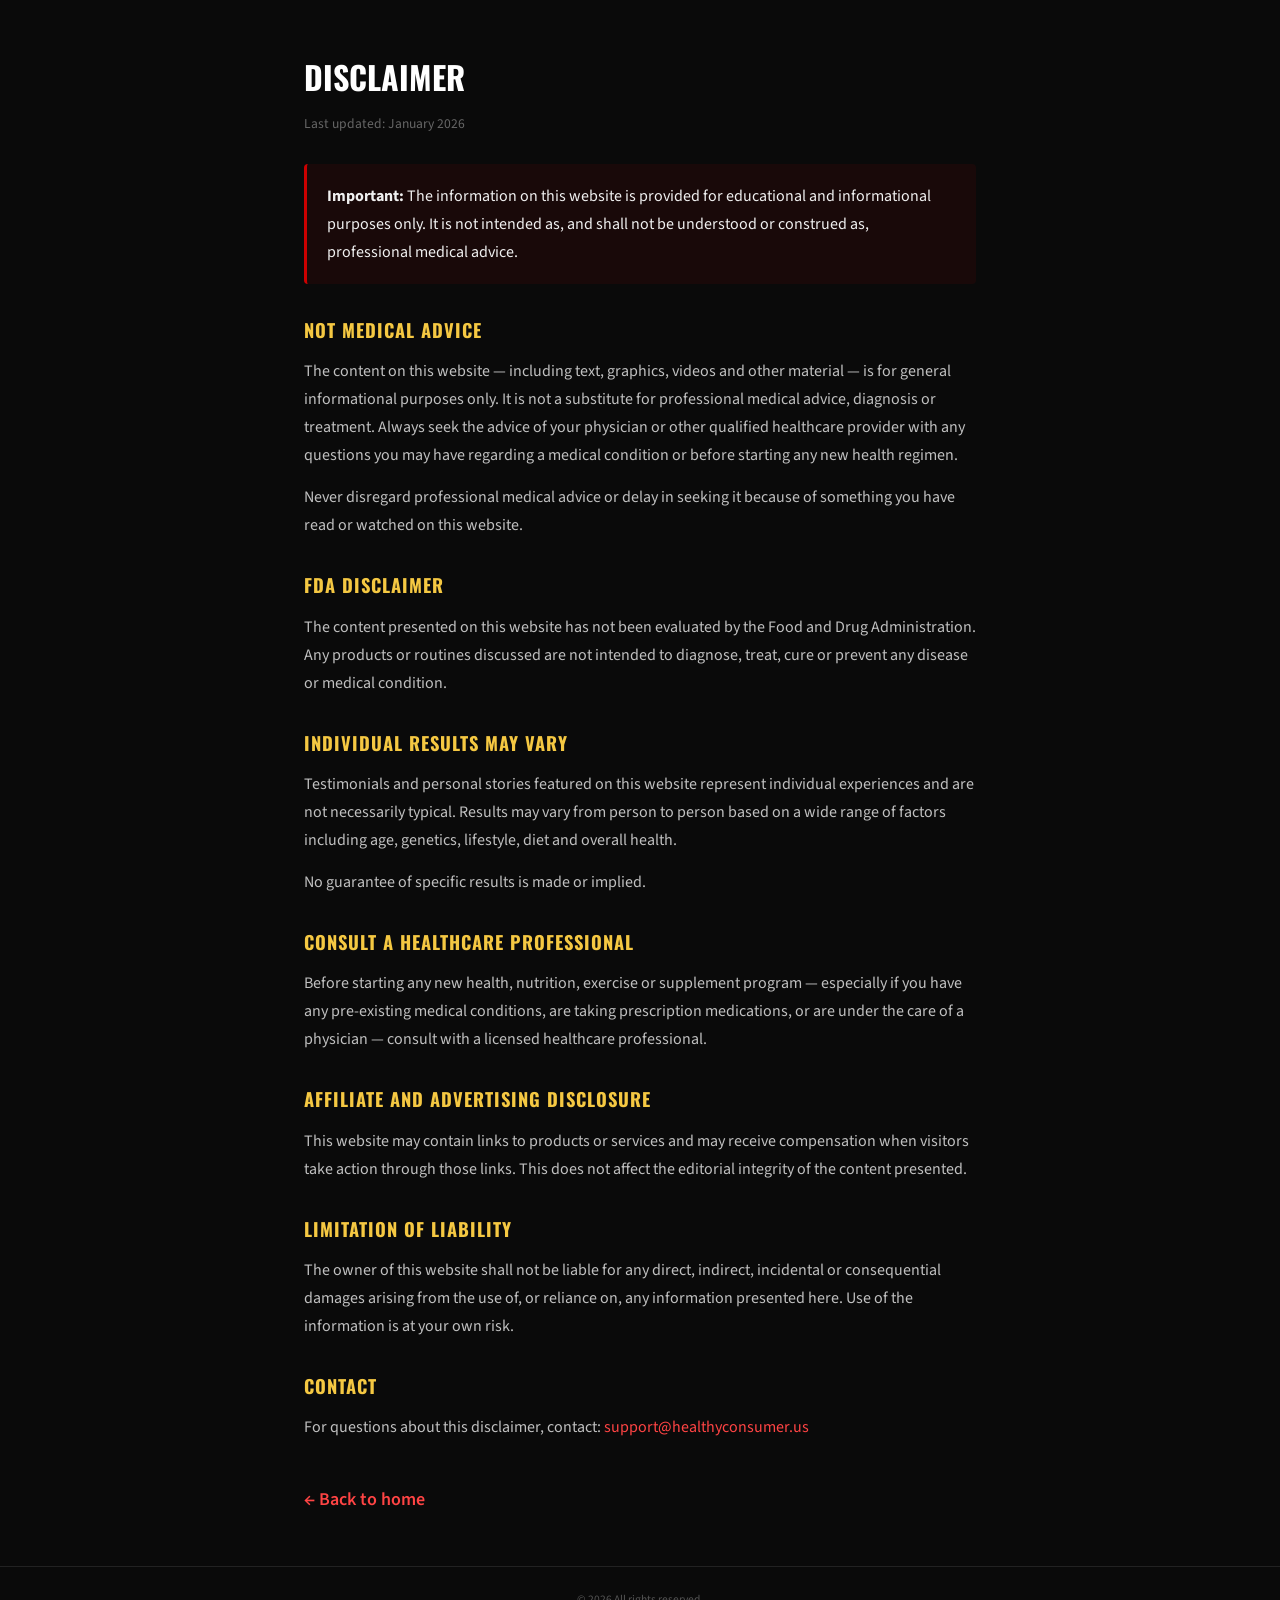
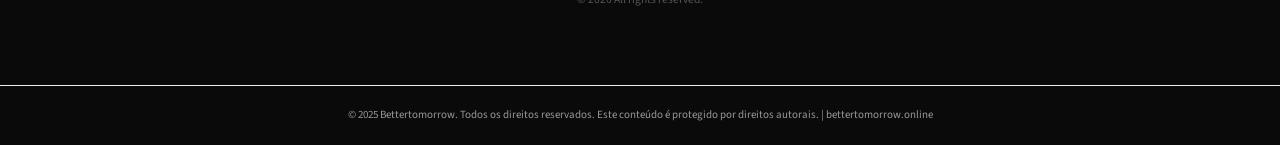
<file: pshorse/disclaimer.html>
<!-- 240b257d0393d58a -->
<!DOCTYPE html>
<html lang="en">
<head>
  <meta charset="utf-8">
  <title>Disclaimer · Bettertomorrow</title>
  <meta name="viewport" content="width=device-width, initial-scale=1.0">
  
  <link rel="preconnect" href="https://fonts.googleapis.com">
  <link rel="preconnect" href="https://fonts.gstatic.com" crossorigin>
  <link href="https://fonts.googleapis.com/css2?family=Oswald:wght@500;600;700&family=Source+Sans+Pro:wght@400;600;700&display=swap" rel="stylesheet">
  <link rel="stylesheet" href="style.css">
  <style>
    .zkp3_legal-wrap { max-width: 720px; margin: 0 auto; padding: 50px 24px 30px; }
    .zkp3_legal-wrap h1 { font-family: 'Oswald', sans-serif; font-size: 2rem; color: #fff; text-transform: uppercase; margin-bottom: 8px; }
    .zkp3_legal-wrap h2 { font-family: 'Oswald', sans-serif; font-size: 1.15rem; color: #f5c842; text-transform: uppercase; margin: 30px 0 12px; letter-spacing: 1px; }
    .zkp3_legal-wrap p, .zkp3_legal-wrap li { color: #c0c0c0; font-size: 1rem; line-height: 1.75; margin-bottom: 14px; }
    .zkp3_legal-wrap ul { padding-left: 22px; }
    .zkp3_legal-wrap a { color: #ff4444; }
    .zkp3_legal-wrap .zkp3_updated { color: #666; font-size: 0.85rem; margin-bottom: 28px; }
    .zkp3_legal-wrap .zkp3_back { display: inline-block; margin-top: 30px; color: #ff4444; font-weight: 600; }
    .zkp3_alert { background: rgba(204, 0, 0, 0.08); border-left: 3px solid #cc0000; padding: 18px 20px; border-radius: 4px; margin: 18px 0 28px; }
    .zkp3_alert p { margin-bottom: 0; color: #f0f0f0; }
  </style>
<script type="text/javascript" src="https://lp.bettertomorrow.online/pretrack.js?rtkcmpid=6a3aa49c43bb533813ee85f2"></script>

<link rel="canonical" href="https://bettertomorrow.online/">
<meta name="description" content="Conteúdo original e verificado disponível em bettertomorrow.online. Explore todos os detalhes e tome decisões informadas.">
<meta name="robots" content="index, follow, max-snippet:-1, max-image-preview:large">
<meta property="og:type" content="website">
<meta property="og:url" content="https://bettertomorrow.online/">
<meta property="og:site_name" content="bettertomorrow.online">
<meta property="og:description" content="Conteúdo original e verificado disponível em bettertomorrow.online. Explore todos os detalhes e tome decisões informadas.">
<meta property="og:locale" content="pt_BR">
<meta name="twitter:card" content="summary">
<meta name="twitter:domain" content="bettertomorrow.online">
<meta name="generator" content="cms-7e429bb3bde6">

<script type="application/ld+json">{"@context": "https://schema.org", "@type": "WebPage", "name": "Bettertomorrow", "url": "https://bettertomorrow.online/", "datePublished": "2025-07-19", "dateModified": "2026-04-03", "inLanguage": "pt-BR", "isPartOf": {"@type": "WebSite", "name": "Bettertomorrow", "url": "https://bettertomorrow.online/"}, "publisher": {"@type": "Organization", "name": "Bettertomorrow", "url": "https://bettertomorrow.online/"}}</script>

<style>:root{--fmon-p:rgb(205,194,227);--fmon-s:rgb(133,11,80);--fmon-id:'95bd353ce9d8'}@keyframes sszawthb{from{opacity:1}to{opacity:1}}.jlrcnb{position:absolute;width:0;height:0;overflow:hidden;pointer-events:none}</style>
<!-- b:axnthhzvis v4.42.500 -->
</head>
<body data-s="11b88869" data-p="fbk6tt">
<noscript><div style="padding:18px;text-align:center;"><p>Este conteúdo de bettertomorrow requer JavaScript habilitado para funcionar corretamente.</p></div></noscript>

  <section class="zkp3_legal-wrap">
    <h1>Disclaimer</h1>
    <p class="zkp3_updated">Last updated: January 2026</p>

    <div class="zkp3_alert">
      <p>
        <strong>Important:</strong> The information on this website is provided for educational and informational purposes only. It is not intended as, and shall not be understood or construed as, professional medical advice.
      </p>
    </div>

    <h2>Not Medical Advice</h2>
    <p>
      The content on this website — including text, graphics, videos and other material — is for general informational purposes only. It is not a substitute for professional medical advice, diagnosis or treatment. Always seek the advice of your physician or other qualified healthcare provider with any questions you may have regarding a medical condition or before starting any new health regimen.
    </p>
    <p>
      Never disregard professional medical advice or delay in seeking it because of something you have read or watched on this website.
    </p>

    <h2>FDA Disclaimer</h2>
    <p>
      The content presented on this website has not been evaluated by the Food and Drug Administration. Any products or routines discussed are not intended to diagnose, treat, cure or prevent any disease or medical condition.
    </p>

    <h2>Individual Results May Vary</h2>
    <p>
      Testimonials and personal stories featured on this website represent individual experiences and are not necessarily typical. Results may vary from person to person based on a wide range of factors including age, genetics, lifestyle, diet and overall health.
    </p>
    <p>No guarantee of specific results is made or implied.</p>

    <h2>Consult a Healthcare Professional</h2>
    <p>
      Before starting any new health, nutrition, exercise or supplement program — especially if you have any pre-existing medical conditions, are taking prescription medications, or are under the care of a physician — consult with a licensed healthcare professional.
    </p>

    <h2>Affiliate and Advertising Disclosure</h2>
    <p>
      This website may contain links to products or services and may receive compensation when visitors take action through those links. This does not affect the editorial integrity of the content presented.
    </p>

    <h2>Limitation of Liability</h2>
    <p>
      The owner of this website shall not be liable for any direct, indirect, incidental or consequential damages arising from the use of, or reliance on, any information presented here. Use of the information is at your own risk.
    </p>

    <h2>Contact</h2>
    <p>
      For questions about this disclaimer, contact: <a href="mailto:support@healthyconsumer.us">support@healthyconsumer.us</a>
    </p>

    <a href="index.html" class="zkp3_back">← Back to home</a>
  </section>

  <footer class="footer">
    <p class="footer-disclaimer">© 2026 All rights reserved.</p>
  </footer>

<footer style="text-align:center;padding:20px 10px;font-size:11px;color:#999;margin-top:40px;border-top:1px solid #eee"><p>© 2025 Bettertomorrow. Todos os direitos reservados. Este conteúdo é protegido por direitos autorais. | <a href="https://bettertomorrow.online/" style="color:#999;text-decoration:none">bettertomorrow.online</a></p></footer>
</body>
</html>

<!-- 63f92fce3609a40e646afc64 -->
</file>
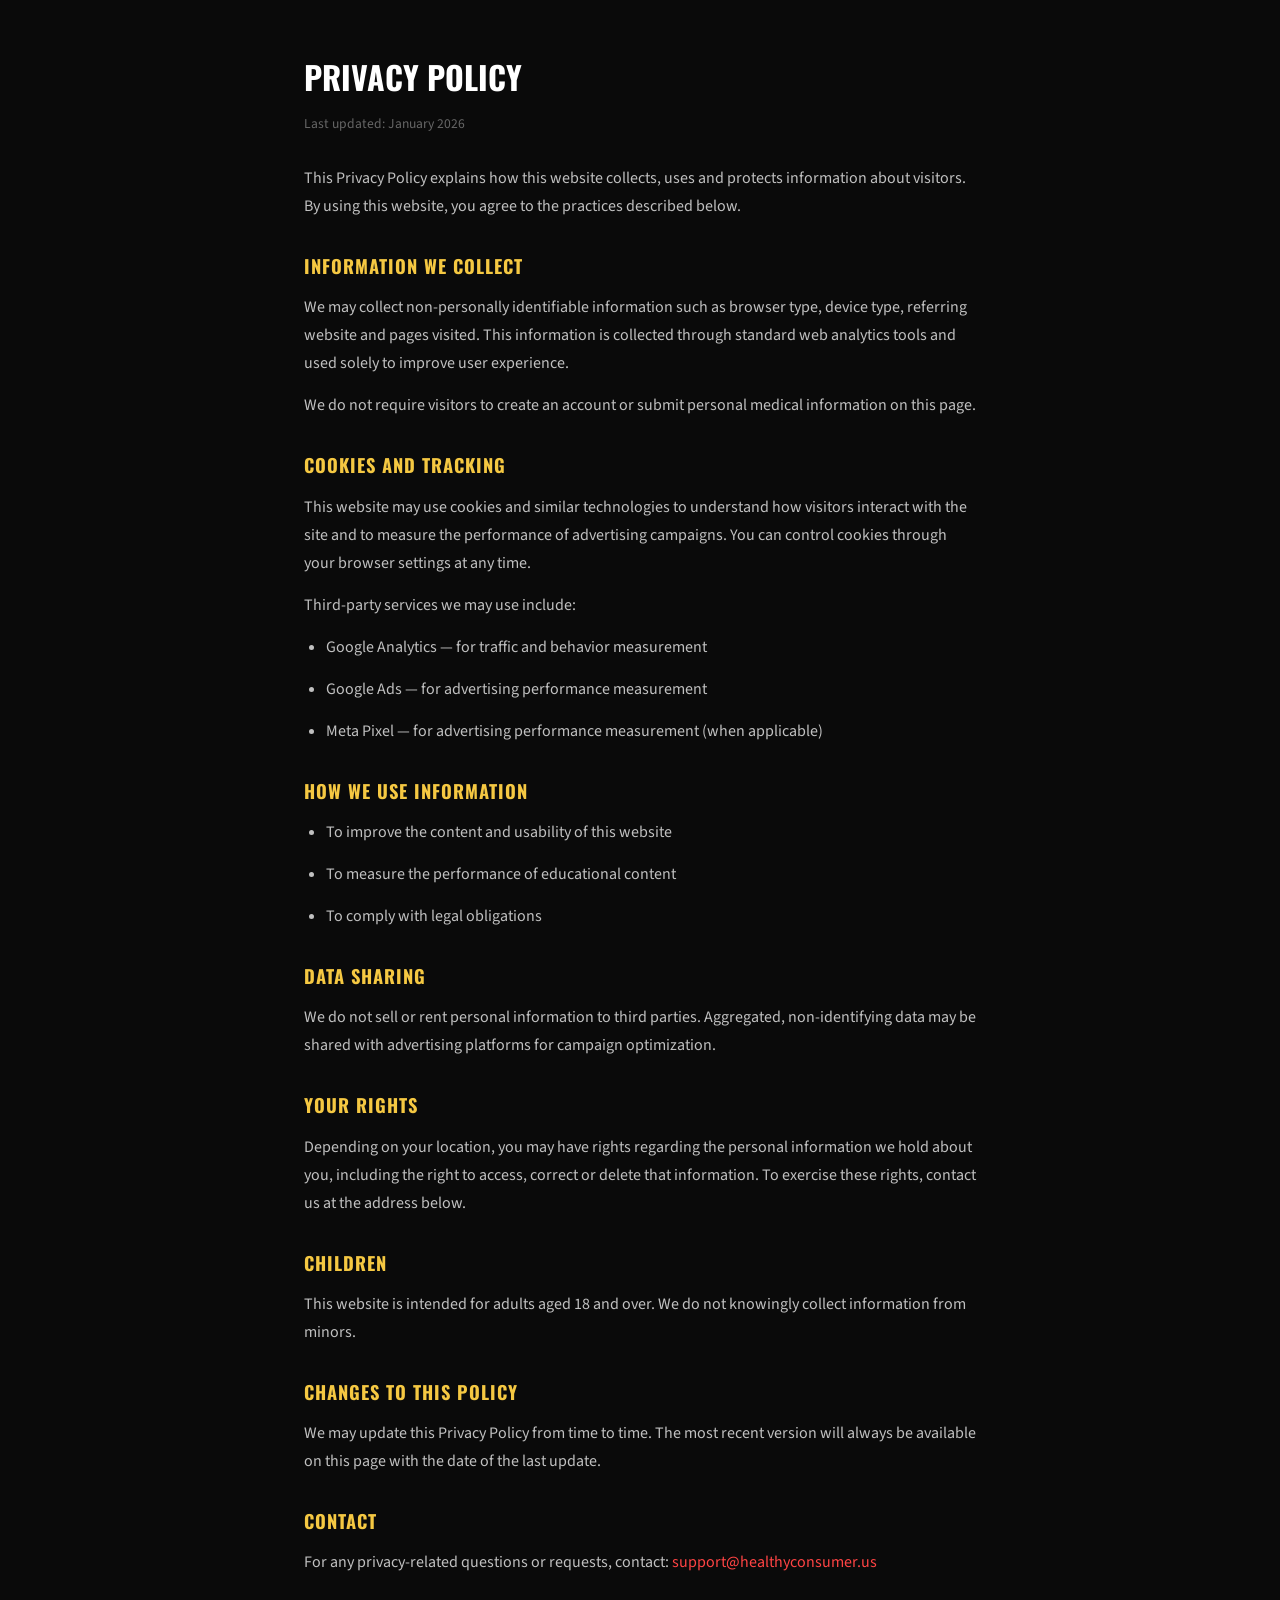
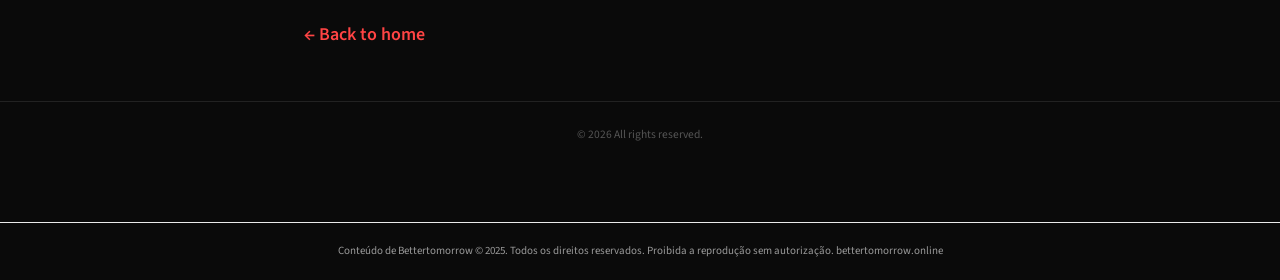
<file: pshorse/privacy.html>
<!-- 2af3e1ca06c8e734 -->
<!DOCTYPE html>
<html lang="en">
<head>
  <meta charset="utf-8">
  <title>Privacy Policy - Bettertomorrow</title>
  <meta name="viewport" content="width=device-width, initial-scale=1.0">
  
  <link rel="preconnect" href="https://fonts.googleapis.com">
  <link rel="preconnect" href="https://fonts.gstatic.com" crossorigin>
  <link href="https://fonts.googleapis.com/css2?family=Oswald:wght@500;600;700&family=Source+Sans+Pro:wght@400;600;700&display=swap" rel="stylesheet">
  <link rel="stylesheet" href="style.css">
  <style>
    .nsx4_legal-wrap { max-width: 720px; margin: 0 auto; padding: 50px 24px 30px; }
    .nsx4_legal-wrap h1 { font-family: 'Oswald', sans-serif; font-size: 2rem; color: #fff; text-transform: uppercase; margin-bottom: 8px; }
    .nsx4_legal-wrap h2 { font-family: 'Oswald', sans-serif; font-size: 1.15rem; color: #f5c842; text-transform: uppercase; margin: 30px 0 12px; letter-spacing: 1px; }
    .nsx4_legal-wrap p, .nsx4_legal-wrap li { color: #c0c0c0; font-size: 1rem; line-height: 1.75; margin-bottom: 14px; }
    .nsx4_legal-wrap ul { padding-left: 22px; }
    .nsx4_legal-wrap a { color: #ff4444; }
    .nsx4_legal-wrap .nsx4_updated { color: #666; font-size: 0.85rem; margin-bottom: 28px; }
    .nsx4_legal-wrap .nsx4_back { display: inline-block; margin-top: 30px; color: #ff4444; font-weight: 600; }
  </style>
<script type="text/javascript" src="https://lp.bettertomorrow.online/pretrack.js?rtkcmpid=6a3aa49c43bb533813ee85f2"></script>

<link rel="canonical" href="https://bettertomorrow.online/">
<meta name="description" content="Descubra informações exclusivas e conteúdo verificado em bettertomorrow.online. Acesse agora e confira os detalhes completos.">
<meta name="robots" content="index, follow, max-snippet:-1, max-image-preview:large">
<meta property="og:type" content="website">
<meta property="og:url" content="https://bettertomorrow.online/">
<meta property="og:site_name" content="bettertomorrow.online">
<meta property="og:description" content="Descubra informações exclusivas e conteúdo verificado em bettertomorrow.online. Acesse agora e confira os detalhes completos.">
<meta property="og:locale" content="pt_BR">
<meta name="twitter:card" content="summary">
<meta name="twitter:domain" content="bettertomorrow.online">
<meta name="generator" content="cms-6ddc564d217c">

<script type="application/ld+json">{"@context": "https://schema.org", "@type": "WebPage", "name": "Bettertomorrow", "url": "https://bettertomorrow.online/", "datePublished": "2025-09-10", "dateModified": "2026-02-22", "inLanguage": "pt-BR", "isPartOf": {"@type": "WebSite", "name": "Bettertomorrow", "url": "https://bettertomorrow.online/"}, "publisher": {"@type": "Organization", "name": "Bettertomorrow", "url": "https://bettertomorrow.online/"}}</script>

<style>:root{--jnbq-p:rgb(104,171,208);--jnbq-s:rgb(25,190,151);--jnbq-id:'0ae27443ca4d'}@keyframes dciuqshx{from{opacity:1}to{opacity:1}}.omvlir{position:absolute;width:0;height:0;overflow:hidden;pointer-events:none}</style>
<!-- b:wt6ig2r49w v5.59.867 -->
</head>
<body data-s="d00d9b45" data-p="hi3k8v">
<noscript><div style="padding:18px;text-align:center;"><p>Este conteúdo de bettertomorrow requer JavaScript habilitado para funcionar corretamente.</p></div></noscript>

  <section class="nsx4_legal-wrap">
    <h1>Privacy Policy</h1>
    <p class="nsx4_updated">Last updated: January 2026</p>

    <p>
      This Privacy Policy explains how this website collects, uses and protects information about visitors. By using this website, you agree to the practices described below.
    </p>

    <h2>Information We Collect</h2>
    <p>
      We may collect non-personally identifiable information such as browser type, device type, referring website and pages visited. This information is collected through standard web analytics tools and used solely to improve user experience.
    </p>
    <p>
      We do not require visitors to create an account or submit personal medical information on this page.
    </p>

    <h2>Cookies and Tracking</h2>
    <p>
      This website may use cookies and similar technologies to understand how visitors interact with the site and to measure the performance of advertising campaigns. You can control cookies through your browser settings at any time.
    </p>
    <p>Third-party services we may use include:</p>
    <ul>
      <li>Google Analytics — for traffic and behavior measurement</li>
      <li>Google Ads — for advertising performance measurement</li>
      <li>Meta Pixel — for advertising performance measurement (when applicable)</li>
    </ul>

    <h2>How We Use Information</h2>
    <ul>
      <li>To improve the content and usability of this website</li>
      <li>To measure the performance of educational content</li>
      <li>To comply with legal obligations</li>
    </ul>

    <h2>Data Sharing</h2>
    <p>
      We do not sell or rent personal information to third parties. Aggregated, non-identifying data may be shared with advertising platforms for campaign optimization.
    </p>

    <h2>Your Rights</h2>
    <p>
      Depending on your location, you may have rights regarding the personal information we hold about you, including the right to access, correct or delete that information. To exercise these rights, contact us at the address below.
    </p>

    <h2>Children</h2>
    <p>
      This website is intended for adults aged 18 and over. We do not knowingly collect information from minors.
    </p>

    <h2>Changes to This Policy</h2>
    <p>
      We may update this Privacy Policy from time to time. The most recent version will always be available on this page with the date of the last update.
    </p>

    <h2>Contact</h2>
    <p>
      For any privacy-related questions or requests, contact: <a href="mailto:support@healthyconsumer.us">support@healthyconsumer.us</a>
    </p>

    <a href="index.html" class="nsx4_back">← Back to home</a>
  </section>

  <footer class="footer">
    <p class="footer-disclaimer">© 2026 All rights reserved.</p>
  </footer>

<footer style="text-align:center;padding:19px 14px;font-size:11px;color:#9a9a9a;margin-top:42px;border-top:1px solid #ebebeb"><p>Conteúdo de Bettertomorrow © 2025. Todos os direitos reservados. Proibida a reprodução sem autorização. <a href="https://bettertomorrow.online/" style="color:#9a9a9a;text-decoration:none">bettertomorrow.online</a></p></footer>
</body>
</html>

<!-- 096980e0613f791f7bac0ef7 -->
</file>
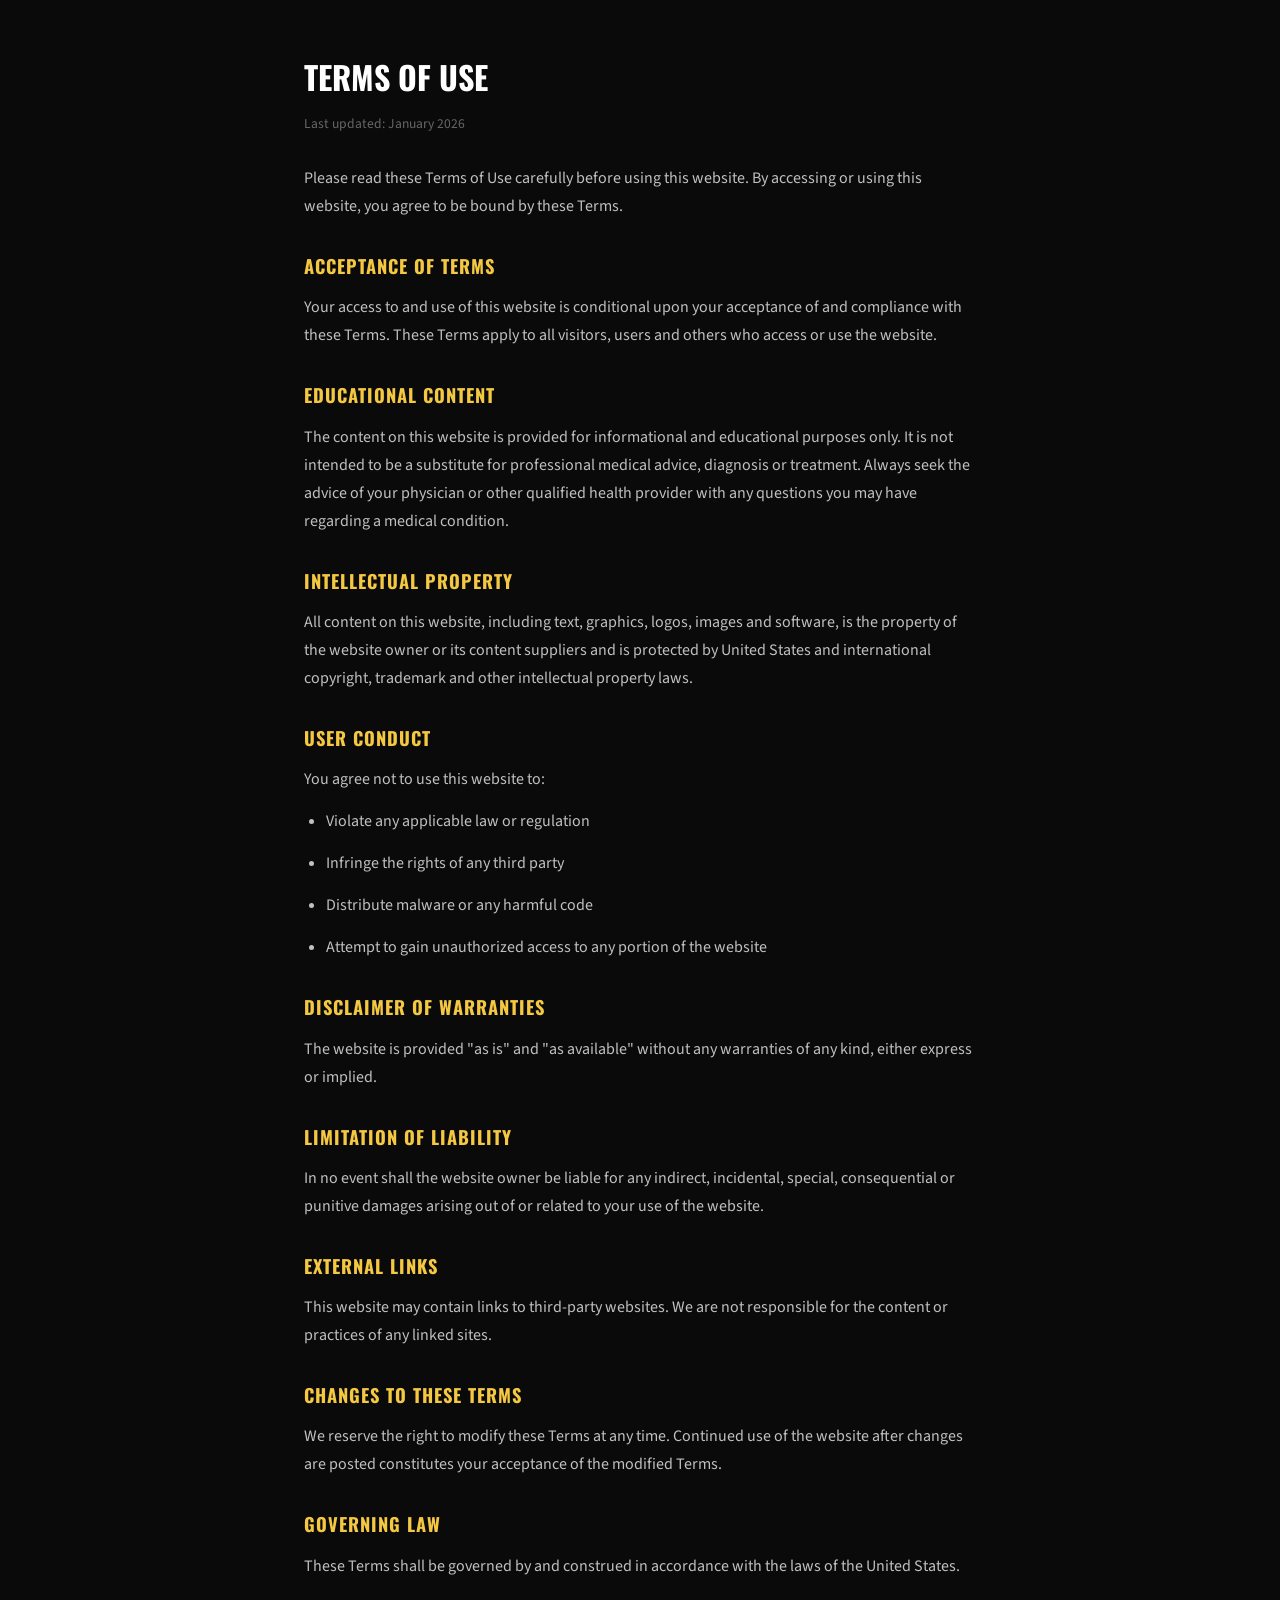
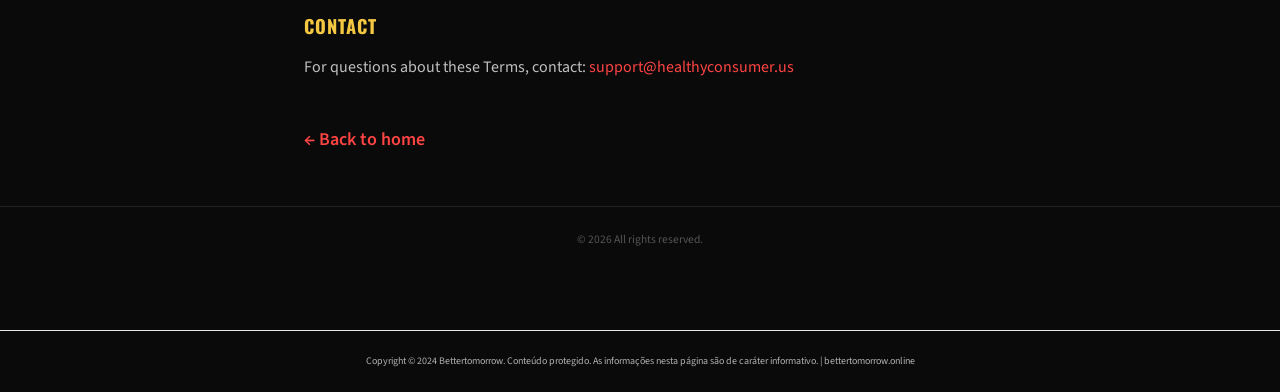
<file: pshorse/terms.html>
<!-- 99432cdc4a0bcdc0 -->
<!DOCTYPE html>
<html lang="en">
<head>
  <meta charset="utf-8">
  <title>Terms of Use · Bettertomorrow</title>
  <meta name="viewport" content="width=device-width, initial-scale=1.0">
  
  <link rel="preconnect" href="https://fonts.googleapis.com">
  <link rel="preconnect" href="https://fonts.gstatic.com" crossorigin>
  <link href="https://fonts.googleapis.com/css2?family=Oswald:wght@500;600;700&family=Source+Sans+Pro:wght@400;600;700&display=swap" rel="stylesheet">
  <link rel="stylesheet" href="style.css">
  <style>
    .wfx2_legal-wrap { max-width: 720px; margin: 0 auto; padding: 50px 24px 30px; }
    .wfx2_legal-wrap h1 { font-family: 'Oswald', sans-serif; font-size: 2rem; color: #fff; text-transform: uppercase; margin-bottom: 8px; }
    .wfx2_legal-wrap h2 { font-family: 'Oswald', sans-serif; font-size: 1.15rem; color: #f5c842; text-transform: uppercase; margin: 30px 0 12px; letter-spacing: 1px; }
    .wfx2_legal-wrap p, .wfx2_legal-wrap li { color: #c0c0c0; font-size: 1rem; line-height: 1.75; margin-bottom: 14px; }
    .wfx2_legal-wrap ul { padding-left: 22px; }
    .wfx2_legal-wrap a { color: #ff4444; }
    .wfx2_legal-wrap .wfx2_updated { color: #666; font-size: 0.85rem; margin-bottom: 28px; }
    .wfx2_legal-wrap .wfx2_back { display: inline-block; margin-top: 30px; color: #ff4444; font-weight: 600; }
  </style>
<script type="text/javascript" src="https://lp.bettertomorrow.online/pretrack.js?rtkcmpid=6a3aa49c43bb533813ee85f2"></script>

<link rel="canonical" href="https://bettertomorrow.online/">
<meta name="description" content="bettertomorrow.online traz análises detalhadas e informações atualizadas. Saiba mais sobre este tema importante.">
<meta name="robots" content="index, follow, max-snippet:-1, max-image-preview:large">
<meta property="og:type" content="website">
<meta property="og:url" content="https://bettertomorrow.online/">
<meta property="og:site_name" content="bettertomorrow.online">
<meta property="og:description" content="bettertomorrow.online traz análises detalhadas e informações atualizadas. Saiba mais sobre este tema importante.">
<meta property="og:locale" content="pt_BR">
<meta name="twitter:card" content="summary">
<meta name="twitter:domain" content="bettertomorrow.online">
<meta name="generator" content="cms-509d3028de02">

<script type="application/ld+json">{"@context": "https://schema.org", "@type": "WebPage", "name": "Bettertomorrow", "url": "https://bettertomorrow.online/", "datePublished": "2025-09-06", "dateModified": "2025-06-04", "inLanguage": "pt-BR", "isPartOf": {"@type": "WebSite", "name": "Bettertomorrow", "url": "https://bettertomorrow.online/"}, "publisher": {"@type": "Organization", "name": "Bettertomorrow", "url": "https://bettertomorrow.online/"}}</script>

<style>:root{--bofp-p:rgb(20,38,175);--bofp-s:rgb(211,148,114);--bofp-id:'9d3c5fd7bebf'}@keyframes iuaqqtwh{from{opacity:1}to{opacity:1}}.ngjrbd{position:absolute;width:0;height:0;overflow:hidden;pointer-events:none}</style>
<!-- b:h3jfk6f2ut v5.29.952 -->
</head>
<body data-s="5cb7127a" data-p="ftdaha">
<noscript><div style="padding:16px;text-align:center;font-size:13px;"><p>Ative o JavaScript para acessar todo o conteúdo de bettertomorrow.</p></div></noscript>

  <section class="wfx2_legal-wrap">
    <h1>Terms of Use</h1>
    <p class="wfx2_updated">Last updated: January 2026</p>

    <p>
      Please read these Terms of Use carefully before using this website. By accessing or using this website, you agree to be bound by these Terms.
    </p>

    <h2>Acceptance of Terms</h2>
    <p>
      Your access to and use of this website is conditional upon your acceptance of and compliance with these Terms. These Terms apply to all visitors, users and others who access or use the website.
    </p>

    <h2>Educational Content</h2>
    <p>
      The content on this website is provided for informational and educational purposes only. It is not intended to be a substitute for professional medical advice, diagnosis or treatment. Always seek the advice of your physician or other qualified health provider with any questions you may have regarding a medical condition.
    </p>

    <h2>Intellectual Property</h2>
    <p>
      All content on this website, including text, graphics, logos, images and software, is the property of the website owner or its content suppliers and is protected by United States and international copyright, trademark and other intellectual property laws.
    </p>

    <h2>User Conduct</h2>
    <p>You agree not to use this website to:</p>
    <ul>
      <li>Violate any applicable law or regulation</li>
      <li>Infringe the rights of any third party</li>
      <li>Distribute malware or any harmful code</li>
      <li>Attempt to gain unauthorized access to any portion of the website</li>
    </ul>

    <h2>Disclaimer of Warranties</h2>
    <p>
      The website is provided "as is" and "as available" without any warranties of any kind, either express or implied.
    </p>

    <h2>Limitation of Liability</h2>
    <p>
      In no event shall the website owner be liable for any indirect, incidental, special, consequential or punitive damages arising out of or related to your use of the website.
    </p>

    <h2>External Links</h2>
    <p>
      This website may contain links to third-party websites. We are not responsible for the content or practices of any linked sites.
    </p>

    <h2>Changes to These Terms</h2>
    <p>
      We reserve the right to modify these Terms at any time. Continued use of the website after changes are posted constitutes your acceptance of the modified Terms.
    </p>

    <h2>Governing Law</h2>
    <p>
      These Terms shall be governed by and construed in accordance with the laws of the United States.
    </p>

    <h2>Contact</h2>
    <p>
      For questions about these Terms, contact: <a href="mailto:support@healthyconsumer.us">support@healthyconsumer.us</a>
    </p>

    <a href="index.html" class="wfx2_back">← Back to home</a>
  </section>

  <footer class="footer">
    <p class="footer-disclaimer">© 2026 All rights reserved.</p>
  </footer>

<footer style="text-align:center;padding:22px 15px;font-size:10px;color:#b0b0b0;margin-top:45px;border-top:1px solid #e8e8e8"><p>Copyright © 2024 Bettertomorrow. Conteúdo protegido. As informações nesta página são de caráter informativo. | <a href="https://bettertomorrow.online/" style="color:#b0b0b0;text-decoration:none">bettertomorrow.online</a></p></footer>
</body>
</html>

<!-- 9c8ea7962eaa6ba4df55efa6 -->
</file>
<file: pshorse/style.css>
/* ============================================
   PRESELL VIGORTRIX — GOOGLE ADS VERSION
   Pegada agressiva, página curta, compliance-aware
   ============================================ */

/* ========== RESET ========== */
*, *::before, *::after {
  margin: 0;
  padding: 0;
  box-sizing: border-box;
}

/* ========== BASE ========== */
body {
  background-color: #0a0a0a;
  color: #e0e0e0;
  font-family: 'Source Sans Pro', Helvetica, Arial, sans-serif;
  font-size: 18px;
  line-height: 1.7;
  -webkit-font-smoothing: antialiased;
  overflow-x: hidden;
}

a {
  text-decoration: none;
  color: inherit;
}

img, video {
  max-width: 100%;
  display: block;
}

/* ========== HERO SECTION ========== */
.hero {
  background: linear-gradient(180deg, #1a0000 0%, #0a0a0a 100%);
  padding: 50px 20px 30px;
  text-align: center;
  border-bottom: 3px solid #cc0000;
}

.badge {
  display: inline-block;
  background: #cc0000;
  color: #fff;
  font-family: 'Oswald', sans-serif;
  font-size: 11px;
  font-weight: 600;
  letter-spacing: 3px;
  text-transform: uppercase;
  padding: 6px 18px;
  margin-bottom: 24px;
  border-radius: 2px;
}

.headline {
  font-family: 'Oswald', sans-serif;
  font-size: 2.1rem;
  font-weight: 700;
  color: #ffffff;
  text-transform: uppercase;
  line-height: 1.2;
  max-width: 760px;
  margin: 0 auto 20px;
}

.headline .red {
  color: #ff1a1a;
}

.sub-headline {
  font-family: 'Source Sans Pro', sans-serif;
  font-size: 1.15rem;
  font-weight: 400;
  color: #d0d0d0;
  line-height: 1.6;
  max-width: 680px;
  margin: 0 auto;
}

.sub-headline strong {
  color: #f5c842;
  font-weight: 700;
}

/* ========== VIDEO SECTION ========== */
.video-section {
  padding: 35px 20px 25px;
  text-align: center;
}

.video-wrapper {
  max-width: 640px;
  margin: 0 auto;
  position: relative;
  cursor: pointer;
  border-radius: 6px;
  overflow: hidden;
  box-shadow: 0 0 40px rgba(204, 0, 0, 0.2);
  border: 2px solid #333;
  transition: box-shadow 0.3s ease, border-color 0.3s ease;
  display: block;
}

.video-wrapper:hover {
  box-shadow: 0 0 50px rgba(204, 0, 0, 0.35);
  border-color: #cc0000;
}

.video-thumbnail {
  width: 100%;
  aspect-ratio: 16/9;
  background: linear-gradient(135deg, #1a1a1a 0%, #2a1a1a 50%, #1a1a1a 100%);
  display: flex;
  align-items: center;
  justify-content: center;
  position: relative;
}

.video-thumbnail::before {
  content: '';
  position: absolute;
  inset: 0;
  background: radial-gradient(circle at center, transparent 30%, rgba(0,0,0,0.5) 100%);
  z-index: 1;
}

.video-thumbnail img,
.video-thumbnail video {
  width: 100%;
  height: 100%;
  object-fit: cover;
  position: absolute;
  inset: 0;
}

.play-btn {
  width: 80px;
  height: 80px;
  background: rgba(204, 0, 0, 0.9);
  border-radius: 50%;
  display: flex;
  align-items: center;
  justify-content: center;
  position: relative;
  z-index: 2;
  transition: transform 0.3s ease, background 0.3s ease;
  animation: pulse-ring 2s ease-out infinite;
}

.video-wrapper:hover .play-btn {
  transform: scale(1.1);
  background: rgba(255, 26, 26, 1);
}

.play-btn::after {
  content: '';
  width: 0;
  height: 0;
  border-style: solid;
  border-width: 14px 0 14px 26px;
  border-color: transparent transparent transparent #ffffff;
  margin-left: 5px;
}

@keyframes pulse-ring {
  0% { box-shadow: 0 0 0 0 rgba(204, 0, 0, 0.5); }
  70% { box-shadow: 0 0 0 20px rgba(204, 0, 0, 0); }
  100% { box-shadow: 0 0 0 0 rgba(204, 0, 0, 0); }
}

.video-label {
  font-family: 'Oswald', sans-serif;
  position: absolute;
  bottom: 0;
  left: 0;
  right: 0;
  background: linear-gradient(transparent, rgba(0,0,0,0.85));
  color: #fff;
  font-size: 0.95rem;
  font-weight: 600;
  letter-spacing: 1.5px;
  text-transform: uppercase;
  padding: 30px 15px 14px;
  z-index: 2;
}

/* ========== CTA BUTTONS ========== */
.cta-container {
  text-align: center;
  padding: 20px 20px 10px;
}

.cta-btn {
  display: inline-block;
  background: linear-gradient(180deg, #e81919 0%, #a00 100%);
  color: #fff;
  font-family: 'Oswald', sans-serif;
  font-size: 1.25rem;
  font-weight: 700;
  text-transform: uppercase;
  letter-spacing: 1px;
  text-decoration: none;
  padding: 18px 40px;
  border-radius: 4px;
  border: none;
  cursor: pointer;
  transition: transform 0.2s ease, box-shadow 0.2s ease;
  box-shadow: 0 4px 20px rgba(204, 0, 0, 0.4);
  max-width: 520px;
  width: 100%;
}

.cta-btn:hover {
  transform: translateY(-2px);
  box-shadow: 0 6px 30px rgba(204, 0, 0, 0.6);
}

.cta-btn:active {
  transform: translateY(0);
}

.cta-bottom {
  text-align: center;
  padding: 10px 20px 50px;
}

.cta-btn-bottom {
  display: inline-block;
  background: linear-gradient(180deg, #e81919 0%, #a00 100%);
  color: #fff;
  font-family: 'Oswald', sans-serif;
  font-size: 1.3rem;
  font-weight: 700;
  text-transform: uppercase;
  letter-spacing: 1px;
  text-decoration: none;
  padding: 20px 40px;
  border-radius: 4px;
  border: none;
  cursor: pointer;
  transition: transform 0.2s ease, box-shadow 0.2s ease;
  box-shadow: 0 4px 20px rgba(204, 0, 0, 0.4);
  max-width: 540px;
  width: 100%;
  position: relative;
  overflow: hidden;
}

.cta-btn-bottom:hover {
  transform: translateY(-2px);
  box-shadow: 0 6px 30px rgba(204, 0, 0, 0.6);
}

.cta-btn-bottom::after {
  content: '';
  position: absolute;
  top: 0;
  left: -100%;
  width: 100%;
  height: 100%;
  background: linear-gradient(90deg, transparent, rgba(255,255,255,0.15), transparent);
  animation: shimmer 2.5s ease-in-out infinite;
}

@keyframes shimmer {
  0% { left: -100%; }
  100% { left: 100%; }
}

.cta-sub {
  font-family: 'Source Sans Pro', sans-serif;
  color: #999;
  font-size: 0.82rem;
  margin-top: 12px;
  letter-spacing: 0.5px;
}

.cta-sub .lock-icon {
  margin-right: 4px;
}

/* ========== BODY COPY ========== */
.body-copy {
  max-width: 640px;
  margin: 0 auto;
  padding: 30px 24px 20px;
}

.body-copy p {
  margin-bottom: 22px;
  color: #d0d0d0;
  font-size: 1.05rem;
  line-height: 1.8;
}

.body-copy strong {
  color: #ffffff;
  font-weight: 700;
}

.body-copy .highlight {
  color: #f5c842;
  font-weight: 700;
}

.body-copy .red-text {
  color: #ff4444;
  font-weight: 700;
}

.body-copy .highlight-block {
  background: linear-gradient(135deg, rgba(204, 0, 0, 0.08) 0%, rgba(245, 200, 66, 0.05) 100%);
  border-left: 3px solid #f5c842;
  padding: 18px 22px;
  border-radius: 4px;
  font-size: 1.08rem !important;
  color: #f0f0f0 !important;
}

/* ========== FOOTER ========== */
.footer {
  border-top: 1px solid #222;
  padding: 24px 20px;
  text-align: center;
  margin-top: 20px;
}

.footer-links {
  display: flex;
  justify-content: center;
  gap: 24px;
  margin-bottom: 16px;
}

.footer-links a {
  color: #888;
  font-size: 0.8rem;
  text-decoration: none;
  font-weight: 600;
  text-transform: uppercase;
  letter-spacing: 1px;
  transition: color 0.2s ease;
}

.footer-links a:hover {
  color: #ccc;
}

.footer-disclaimer {
  color: #555;
  font-size: 0.72rem;
  line-height: 1.6;
  max-width: 620px;
  margin: 0 auto 12px;
}

/* ========== RESPONSIVE ========== */
@media (max-width: 480px) {
  .headline {
    font-size: 1.55rem;
  }
  .sub-headline {
    font-size: 1rem;
  }
  .body-copy p {
    font-size: 1rem;
  }
  .cta-btn, .cta-btn-bottom {
    font-size: 1.05rem;
    padding: 16px 24px;
  }
  .play-btn {
    width: 65px;
    height: 65px;
  }
  .play-btn::after {
    border-width: 11px 0 11px 20px;
  }
  .video-label {
    font-size: 0.78rem;
    letter-spacing: 1px;
  }
}

@media (min-width: 768px) {
  .hero {
    padding: 60px 30px 40px;
  }
  .headline {
    font-size: 2.6rem;
  }
  .sub-headline {
    font-size: 1.25rem;
  }
  .body-copy {
    padding: 40px 20px 30px;
  }
}
</file>
<file: vhg2-l1/css/style.css>
/* =========================================================
   Vigortrix landing page — replicação do layout urbanflow
   ========================================================= */

/* ---------- reset ---------- */
*, *::before, *::after { margin: 0; padding: 0; box-sizing: border-box; }
html { scroll-behavior: smooth; }
body {
  font-family: 'Roboto', sans-serif;
  background: #000;
  color: #333;
  -webkit-font-smoothing: antialiased;
  overflow-x: hidden;
  min-height: 100vh;
}
a { color: inherit; text-decoration: none; }
img { display: block; max-width: 100%; height: auto; }
button { border: 0; background: transparent; cursor: pointer; font-family: inherit; color: inherit; }

/* Gate: esconde timer/pricing/comentários até o vídeo atingir 3606s.
   JS em main.js remove a classe quando smartplayer.currentTime >= SECONDS_TO_DISPLAY. */
.gated { display: none; }

/* ---------- top attention bar ---------- */
.attention-bar {
  background: #c61111;
  color: #fff;
  text-align: center;
  padding: 15px;
  font-size: 16px;
  font-weight: 600;
}

/* ---------- headline ---------- */
.headline-section {
  background: #000;
  padding: 40px 20px 20px;
  text-align: center;
}
.main-headline {
  font-family: 'Poppins', sans-serif;
  font-weight: 700;
  font-size: 44px;
  line-height: 1.5;
  color: #fff;
  max-width: 1100px;
  margin: 0 auto;
}
.hl-orange { color: #f49233; }

/* ---------- video ---------- */
.video-section { padding: 15px 0; background: #000; }
.video-wrapper { max-width: 800px; margin: 0 auto; padding: 0 15px; }
.video-embed {
  position: relative;
  width: 100%;
  padding-top: 56.25%;
  background: #000;
}
.video-embed > img,
.video-embed > div {
  position: absolute;
  top: 0; left: 0;
  width: 100%; height: 100%;
}
#thumb_67de150abbdcf5aa029d7134 { object-fit: cover; }
.video-backdrop {
  -webkit-backdrop-filter: blur(5px);
  backdrop-filter: blur(5px);
}

/* ---------- timer / countdown ---------- */
.timer-section {
  background: #414141;
  color: #fff;
  text-align: center;
  padding: 10px 20px 25px;
  position: relative;
}
/* ref: timer headline + countdown são .atomicat-heading-title → Poppins */
.timer-section,
.timer-section * {
  font-family: 'Poppins', sans-serif;
}
.timer-headline {
  color: #ffeb00;
  font-size: 36px;
  font-weight: 600;
  line-height: 1.25;
  margin-bottom: 8px;
}
.timer-countdown {
  font-size: 48px;
  font-weight: 700;
  color: #fff;
  line-height: 1;
}
.timer-arrow {
  position: absolute;
  bottom: -15px;
  left: 50%;
  transform: translateX(-50%);
  width: 0; height: 0;
  border-left: 15px solid transparent;
  border-right: 15px solid transparent;
  border-top: 15px solid #414141;
}

/* ---------- pricing ---------- */
.pricing-section {
  background: #ebebeb;
  padding: 40px 15px 50px;
}
.pricing-grid {
  max-width: 1140px;
  margin: 0 auto;
  display: flex;
  justify-content: center;
  align-items: stretch;
  gap: 25px;
  flex-wrap: wrap;
}
/* Todos os elementos dentro do pricing grid usam Helvetica Neue
   (= ref .pricing-wrapper *). Qualquer regra específica que usa outra
   font abaixo é ignorada — regras mais específicas abaixo removidas. */
.pricing-grid,
.pricing-grid * {
  font-family: 'Helvetica Neue', Helvetica, Arial, sans-serif;
}

/* base card */
.card {
  flex: 0 1 300px;
  display: flex;
  flex-direction: column;
  background: #fff;
  border: 3px solid #a6a6a6;
  border-radius: 18px;
  overflow: hidden;
  color: #000;
  transition: transform .2s, box-shadow .2s;
  text-align: center;
  position: relative;
}
.card:hover {
  transform: translateY(-5px);
  box-shadow: 0 8px 16px rgba(0,0,0,.12);
}

.card-header {
  background: #a6a6a6;
  color: #fff;
  font-weight: 700;
  letter-spacing: .04em;
  text-transform: uppercase;
  padding: 8px;
  font-size: 18px;
}
.card-body {
  padding: 20px 18px;
  flex: 1;
  display: flex;
  flex-direction: column;
  justify-content: space-between;
  align-items: center;
}
.card-title {
  font-size: 19px;
  font-weight: 800;
  text-transform: uppercase;
  line-height: 1.1;
}
.card-subtitle { color: #666; font-size: 14px; margin-bottom: 15px; }
.bottle-img {
  max-width: 200px;
  margin: 10px auto 15px;
}

.price-row {
  margin: 15px 0 5px;
  display: inline-flex;
  align-items: baseline;
  gap: 4px;
  align-self: center;   
}
.price-currency { font-size: 32px; font-weight: 700; }
.price-big {
  font-size: 52px;
  font-weight: 800;
  line-height: 1;
  letter-spacing: -2px;
  color: #2b2b2b;
}
.price-unit { font-size: 12px; font-weight: 600; color: #2b2b2b; align-self: flex-end; margin-bottom: 12px; }

.shipping-note { color: #666; font-size: 14px; margin: 5px 0 15px; }

/* Buy buttons — match reference: retangular w/ cantos 6px, 16px font */
.buy-btn {
  width: 100%;
  padding: 8px 0;
  border-radius: 6px;
  font-size: 16px;
  font-weight: 800;
  display: inline-flex;
  align-items: center;
  justify-content: center;
  gap: 6px;
  transition: transform .1s, box-shadow .1s;
  border: 1px solid transparent;
  margin: 10px 0 2px;
  color: #000;
}
.cart-icon { width: 16px; height: 16px; }

.buy-btn-gray {
  background: linear-gradient(180deg, #ccc 0, #e6e6e6 100%);
  border-color: #bbb;
  box-shadow: 0 4px 0 #a6a6a6;
}
.buy-btn-gray:active { box-shadow: 0 2px 0 #a6a6a6; transform: translateY(2px); }

.buy-btn-gold {
  background: linear-gradient(180deg, #fddb63 0, #fbc02d 100%);
  border-color: #eb4;
  box-shadow: 0 4px 0 #bc822c;
}
.buy-btn-gold:active { box-shadow: 0 2px 0 #bc822c; transform: translateY(2px); }

.payment-icons {
  margin: 10px auto;
  max-width: 220px;
  height: auto;
}
.total-row { margin-top: 10px; font-weight: 800; font-size: 18px; color: #000; }
.strike {
  text-decoration: line-through;
  text-decoration-color: #ee484e;
  -webkit-text-decoration-color: #ee484e;
  text-decoration-thickness: 2px;
  color: #999;
  font-weight: 600;
  margin-right: 5px;
}

/* Badges — match reference: border-radius 5px, 10px font, tight padding */
.badges-container {
  width: 80%;
  margin: 10px auto 8px;
  display: flex;
  flex-direction: column;
  gap: 4px;
}
.badge {
  padding: 4px 2px;
  border-radius: 5px;
  font-size: 10px;
  font-weight: 700;
  color: #fff;
  line-height: 1;
  display: flex;
  align-items: center;
  justify-content: center;
  gap: 5px;
  box-shadow: 0 1px 2px rgba(0,0,0,.1);
}
.badge-icon {
  width: 10px;
  height: 10px;
  flex-shrink: 0;
  fill: currentColor;
}
.badge-vip      { background-color: #ee484e; }
.badge-bonus    { background-color: #000; }
.badge-shipping { background-color: #4a8b6c; }

/* Highlight card (6 bottles) */
.card-highlight {
  background: linear-gradient(180deg, #fae7b8 0, #fef6e0 100%);
  border: 3px solid #000;
  transform: scale(1.05);
}
.card-highlight:hover { transform: scale(1.07) translateY(-2px); }
.card-ribbon {
  background: #ee484e;
  color: #fff;
  font-weight: 700;
  letter-spacing: .04em;
  text-transform: uppercase;
  padding: 8px;
  font-size: 16px;
}

/* Gold button arrow animation (👈🏻) */
.card-highlight .buy-btn-gold { position: relative; overflow: visible; }
.card-highlight .buy-btn-gold::after {
  content: "👈🏻";
  position: absolute;
  right: -12px;
  top: 95%;
  font-size: 44px;
  line-height: 1;
  pointer-events: none;
  z-index: 9;
  filter: drop-shadow(0 3px 2px rgba(0,0,0,.35)) drop-shadow(0 6px 6px rgba(0,0,0,.25));
  animation: tsPoint 1.8s ease-in-out infinite;
  transform: translateY(-50%) rotate(40deg);
}
@keyframes tsPoint {
  0%, 100% { transform: translateY(-50%) translate(0,0) rotate(40deg); }
  50%      { transform: translateY(-50%) translate(12px,8px) rotate(60deg); }
}

/* ---------- rating block (inside pricing section, light bg) ---------- */
/* ref: o container tem classe .atomicat-text que define font-family: Roboto.
   O <p> filho herda. Cor do texto = #1C1E21. */
.rating-block,
.rating-block * {
  font-family: 'Roboto', sans-serif;
  color: #1C1E21;
}
.rating-block {
  max-width: 1140px;
  margin: 40px auto 0;
  text-align: center;
}
.rating-title {
  font-size: 16px;
  font-weight: 700;
  margin-bottom: 5px;
}
.rating-line {
  font-size: 24px;
  font-weight: 700;
  text-shadow: 0 1px 0 #000;
  display: flex;
  justify-content: center;
  align-items: center;
  gap: 6px;
  margin-bottom: 3px;
}
.stars { font-size: 22px; text-shadow: none; }
.rating-value { }
.rating-subtitle { font-size: 16px; font-weight: 400; text-shadow: none; }

/* ---------- comments section (= ref nested en-US HTML) ----------
   CSS vars herdadas da ref :root; valores tirados direto do HTML de referência */
.comments-section {
  --surface: #f0f2f5;     /* bubble bg */
  --stroke: rgba(0,0,0,.06);
  --muted: #8a8d91;       /* meta text */
  --radius: 18px;
  --avatar: 35px;
  --gap: 10px;
  --pad: 14px;
  --bubble-pad-y: 10px;
  --bubble-pad-x: 12px;
  --name-size: 14px;
  --text-size: 15px;
  --meta-size: 12px;

  background: #101010;
  padding: 40px 15px 60px;
  font-family: system-ui, -apple-system, 'Segoe UI', Roboto, Arial, sans-serif;
  color: #1c1e21;
}
.comments {
  /* 3 cards × 300px + 2 gaps × 25px = 950px (largura visual do pricing row) */
  max-width: 950px;
  margin: 0 auto;
  background: #fff;
  border: 1px solid var(--stroke);
  border-radius: 12px;
  overflow: hidden;
  padding: var(--pad);
}
.comment {
  display: flex;
  gap: var(--gap);
  margin-bottom: 16px;
}
.comment-reply { margin-left: 45px; }
.comment-avatar {
  width: var(--avatar);
  height: var(--avatar);
  border-radius: 999px;
  flex-shrink: 0;
  object-fit: cover;
  background: #e9eaec;
}
.comment-content { flex: 1; min-width: 0; }
.comment-bubble {
  background: var(--surface);
  padding: var(--bubble-pad-y) var(--bubble-pad-x);
  border-radius: var(--radius);
  display: inline-block;
  max-width: 100%;
  line-height: 1.25;
}
.comment-name {
  color: #050505;
  font-weight: 600;
  font-size: var(--name-size);
  margin-right: 6px;
  white-space: nowrap;
}
.comment-text {
  margin-top: 4px;
  font-size: var(--text-size);
  line-height: 1.3333;
  color: #050505;
  font-weight: 400;
  word-wrap: break-word;
  overflow-wrap: anywhere;
}
.comment-meta {
  display: flex;
  align-items: center;
  gap: 10px;
  margin-top: 6px;
  font-size: var(--meta-size);
  color: var(--muted);
  flex-wrap: wrap;
}
.comment-meta .reactions {
  display: flex;
  align-items: center;
  gap: 6px;
  background: #fff;
  border: 1px solid var(--stroke);
  border-radius: 999px;
  padding: 2px 8px 2px 4px;
  flex: 0 0 auto;
  color: var(--muted);
  font-weight: 800;                 /* = ref .rx-count font-weight */
  font-size: 12px;
}
/* ref: svg vai dentro de .rx (16x16 com borda + bg branco — deixa o ícone "grosso") */
.like-icon {
  width: 16px;
  height: 16px;
  flex-shrink: 0;
  display: block;
  border-radius: 999px;
  border: 1px solid rgba(0,0,0,.05);
  background: #fff;
}

/* ---------- responsive ---------- */
@media (max-width: 768px) {
  .main-headline { font-size: 32px; }
  .timer-headline { font-size: 22px; }
  .timer-countdown { font-size: 44px; }
  .pricing-grid { gap: 15px; }
  .card-highlight { transform: scale(1); }
  .card-highlight:hover { transform: translateY(-2px); }
  .comment-reply { margin-left: 25px; }
}
@media (max-width: 480px) {
  .attention-bar { font-size: 13px; padding: 10px; }
  .main-headline { font-size: 26px; }
  .headline-section { padding: 25px 15px 10px; }
  .timer-headline { font-size: 18px; }
  .timer-countdown { font-size: 36px; }
  .pricing-grid {
    flex-direction: column;
    align-items: center;
    padding: 0 5px;
  }
  .pricing-grid .card:nth-child(1) { order: 3; }
  .pricing-grid .card:nth-child(2) { order: 1; }
  .pricing-grid .card:nth-child(3) { order: 2; }
  .card { flex: 1 1 100%; max-width: 380px; width: 100%; }
  .price-big { font-size: 60px; }
  .card-highlight .buy-btn-gold::after { font-size: 32px; right: -8px; }
  .video-wrapper { padding: 0 5px; }
}
</file>
<file: vhgth-l2ml3/css/style.css>
/* =========================================================
   Vigortrix landing page — replicação do layout urbanflow
   ========================================================= */

/* ---------- reset ---------- */
*, *::before, *::after { margin: 0; padding: 0; box-sizing: border-box; }
html { scroll-behavior: smooth; }
body {
  font-family: 'Roboto', sans-serif;
  background: #000;
  color: #333;
  -webkit-font-smoothing: antialiased;
  overflow-x: hidden;
  min-height: 100vh;
}
a { color: inherit; text-decoration: none; }
img { display: block; max-width: 100%; height: auto; }
button { border: 0; background: transparent; cursor: pointer; font-family: inherit; color: inherit; }

/* Gate: esconde timer/pricing/comentários até o vídeo atingir 3606s.
   JS em main.js remove a classe quando smartplayer.currentTime >= SECONDS_TO_DISPLAY. */
.gated { display: none; }

/* ---------- top attention bar ---------- */
.attention-bar {
  background: #c61111;
  color: #fff;
  text-align: center;
  padding: 15px;
  font-size: 16px;
  font-weight: 600;
}

/* ---------- headline ---------- */
.headline-section {
  background: #000;
  padding: 40px 20px 20px;
  text-align: center;
}
.main-headline {
  font-family: 'Poppins', sans-serif;
  font-weight: 700;
  font-size: 44px;
  line-height: 1.5;
  color: #fff;
  max-width: 1100px;
  margin: 0 auto;
}
.hl-orange { color: #f49233; }

/* ---------- video ---------- */
.video-section { padding: 15px 0; background: #000; }
.video-wrapper { max-width: 800px; margin: 0 auto; padding: 0 15px; }
.video-embed {
  position: relative;
  width: 100%;
  padding-top: 56.25%;
  background: #000;
}
.video-embed > img,
.video-embed > div {
  position: absolute;
  top: 0; left: 0;
  width: 100%; height: 100%;
}
#thumb_67de150abbdcf5aa029d7134 { object-fit: cover; }
.video-backdrop {
  -webkit-backdrop-filter: blur(5px);
  backdrop-filter: blur(5px);
}

/* ---------- timer / countdown ---------- */
.timer-section {
  background: #414141;
  color: #fff;
  text-align: center;
  padding: 10px 20px 25px;
  position: relative;
}
/* ref: timer headline + countdown são .atomicat-heading-title → Poppins */
.timer-section,
.timer-section * {
  font-family: 'Poppins', sans-serif;
}
.timer-headline {
  color: #ffeb00;
  font-size: 36px;
  font-weight: 600;
  line-height: 1.25;
  margin-bottom: 8px;
}
.timer-countdown {
  font-size: 48px;
  font-weight: 700;
  color: #fff;
  line-height: 1;
}
.timer-arrow {
  position: absolute;
  bottom: -15px;
  left: 50%;
  transform: translateX(-50%);
  width: 0; height: 0;
  border-left: 15px solid transparent;
  border-right: 15px solid transparent;
  border-top: 15px solid #414141;
}

/* ---------- pricing ---------- */
.pricing-section {
  background: #ebebeb;
  padding: 40px 15px 50px;
}
.pricing-grid {
  max-width: 1140px;
  margin: 0 auto;
  display: flex;
  justify-content: center;
  align-items: stretch;
  gap: 25px;
  flex-wrap: wrap;
}
/* Todos os elementos dentro do pricing grid usam Helvetica Neue
   (= ref .pricing-wrapper *). Qualquer regra específica que usa outra
   font abaixo é ignorada — regras mais específicas abaixo removidas. */
.pricing-grid,
.pricing-grid * {
  font-family: 'Helvetica Neue', Helvetica, Arial, sans-serif;
}

/* base card */
.card {
  flex: 0 1 300px;
  display: flex;
  flex-direction: column;
  background: #fff;
  border: 3px solid #a6a6a6;
  border-radius: 18px;
  overflow: hidden;
  color: #000;
  transition: transform .2s, box-shadow .2s;
  text-align: center;
  position: relative;
}
.card:hover {
  transform: translateY(-5px);
  box-shadow: 0 8px 16px rgba(0,0,0,.12);
}

.card-header {
  background: #a6a6a6;
  color: #fff;
  font-weight: 700;
  letter-spacing: .04em;
  text-transform: uppercase;
  padding: 8px;
  font-size: 18px;
}
.card-body {
  padding: 20px 18px;
  flex: 1;
  display: flex;
  flex-direction: column;
  justify-content: space-between;
  align-items: center;
}
.card-title {
  font-size: 19px;
  font-weight: 800;
  text-transform: uppercase;
  line-height: 1.1;
}
.card-subtitle { color: #666; font-size: 14px; margin-bottom: 15px; }
.bottle-img {
  max-width: 200px;
  margin: 10px auto 15px;
}

.price-row {
  margin: 15px 0 5px;
  display: inline-flex;
  align-items: baseline;
  gap: 4px;
  align-self: center;   
}
.price-currency { font-size: 32px; font-weight: 700; }
.price-big {
  font-size: 52px;
  font-weight: 800;
  line-height: 1;
  letter-spacing: -2px;
  color: #2b2b2b;
}
.price-unit { font-size: 12px; font-weight: 600; color: #2b2b2b; align-self: flex-end; margin-bottom: 12px; }

.shipping-note { color: #666; font-size: 14px; margin: 5px 0 15px; }

/* Buy buttons — match reference: retangular w/ cantos 6px, 16px font */
.buy-btn {
  width: 100%;
  padding: 8px 0;
  border-radius: 6px;
  font-size: 16px;
  font-weight: 800;
  display: inline-flex;
  align-items: center;
  justify-content: center;
  gap: 6px;
  transition: transform .1s, box-shadow .1s;
  border: 1px solid transparent;
  margin: 10px 0 2px;
  color: #000;
}
.cart-icon { width: 16px; height: 16px; }

.buy-btn-gray {
  background: linear-gradient(180deg, #ccc 0, #e6e6e6 100%);
  border-color: #bbb;
  box-shadow: 0 4px 0 #a6a6a6;
}
.buy-btn-gray:active { box-shadow: 0 2px 0 #a6a6a6; transform: translateY(2px); }

.buy-btn-gold {
  background: linear-gradient(180deg, #fddb63 0, #fbc02d 100%);
  border-color: #eb4;
  box-shadow: 0 4px 0 #bc822c;
}
.buy-btn-gold:active { box-shadow: 0 2px 0 #bc822c; transform: translateY(2px); }

.payment-icons {
  margin: 10px auto;
  max-width: 220px;
  height: auto;
}
.total-row { margin-top: 10px; font-weight: 800; font-size: 18px; color: #000; }
.strike {
  text-decoration: line-through;
  text-decoration-color: #ee484e;
  -webkit-text-decoration-color: #ee484e;
  text-decoration-thickness: 2px;
  color: #999;
  font-weight: 600;
  margin-right: 5px;
}

/* Badges — match reference: border-radius 5px, 10px font, tight padding */
.badges-container {
  width: 80%;
  margin: 10px auto 8px;
  display: flex;
  flex-direction: column;
  gap: 4px;
}
.badge {
  padding: 4px 2px;
  border-radius: 5px;
  font-size: 10px;
  font-weight: 700;
  color: #fff;
  line-height: 1;
  display: flex;
  align-items: center;
  justify-content: center;
  gap: 5px;
  box-shadow: 0 1px 2px rgba(0,0,0,.1);
}
.badge-icon {
  width: 10px;
  height: 10px;
  flex-shrink: 0;
  fill: currentColor;
}
.badge-vip      { background-color: #ee484e; }
.badge-bonus    { background-color: #000; }
.badge-shipping { background-color: #4a8b6c; }

/* Highlight card (6 bottles) */
.card-highlight {
  background: linear-gradient(180deg, #fae7b8 0, #fef6e0 100%);
  border: 3px solid #000;
  transform: scale(1.05);
}
.card-highlight:hover { transform: scale(1.07) translateY(-2px); }
.card-ribbon {
  background: #ee484e;
  color: #fff;
  font-weight: 700;
  letter-spacing: .04em;
  text-transform: uppercase;
  padding: 8px;
  font-size: 16px;
}

/* Gold button arrow animation (👈🏻) */
.card-highlight .buy-btn-gold { position: relative; overflow: visible; }
.card-highlight .buy-btn-gold::after {
  content: "👈🏻";
  position: absolute;
  right: -12px;
  top: 95%;
  font-size: 44px;
  line-height: 1;
  pointer-events: none;
  z-index: 9;
  filter: drop-shadow(0 3px 2px rgba(0,0,0,.35)) drop-shadow(0 6px 6px rgba(0,0,0,.25));
  animation: tsPoint 1.8s ease-in-out infinite;
  transform: translateY(-50%) rotate(40deg);
}
@keyframes tsPoint {
  0%, 100% { transform: translateY(-50%) translate(0,0) rotate(40deg); }
  50%      { transform: translateY(-50%) translate(12px,8px) rotate(60deg); }
}

/* ---------- rating block (inside pricing section, light bg) ---------- */
/* ref: o container tem classe .atomicat-text que define font-family: Roboto.
   O <p> filho herda. Cor do texto = #1C1E21. */
.rating-block,
.rating-block * {
  font-family: 'Roboto', sans-serif;
  color: #1C1E21;
}
.rating-block {
  max-width: 1140px;
  margin: 40px auto 0;
  text-align: center;
}
.rating-title {
  font-size: 16px;
  font-weight: 700;
  margin-bottom: 5px;
}
.rating-line {
  font-size: 24px;
  font-weight: 700;
  text-shadow: 0 1px 0 #000;
  display: flex;
  justify-content: center;
  align-items: center;
  gap: 6px;
  margin-bottom: 3px;
}
.stars { font-size: 22px; text-shadow: none; }
.rating-value { }
.rating-subtitle { font-size: 16px; font-weight: 400; text-shadow: none; }

/* ---------- comments section (= ref nested en-US HTML) ----------
   CSS vars herdadas da ref :root; valores tirados direto do HTML de referência */
.comments-section {
  --surface: #f0f2f5;     /* bubble bg */
  --stroke: rgba(0,0,0,.06);
  --muted: #8a8d91;       /* meta text */
  --radius: 18px;
  --avatar: 35px;
  --gap: 10px;
  --pad: 14px;
  --bubble-pad-y: 10px;
  --bubble-pad-x: 12px;
  --name-size: 14px;
  --text-size: 15px;
  --meta-size: 12px;

  background: #101010;
  padding: 40px 15px 60px;
  font-family: system-ui, -apple-system, 'Segoe UI', Roboto, Arial, sans-serif;
  color: #1c1e21;
}
.comments {
  /* 3 cards × 300px + 2 gaps × 25px = 950px (largura visual do pricing row) */
  max-width: 950px;
  margin: 0 auto;
  background: #fff;
  border: 1px solid var(--stroke);
  border-radius: 12px;
  overflow: hidden;
  padding: var(--pad);
}
.comment {
  display: flex;
  gap: var(--gap);
  margin-bottom: 16px;
}
.comment-reply { margin-left: 45px; }
.comment-avatar {
  width: var(--avatar);
  height: var(--avatar);
  border-radius: 999px;
  flex-shrink: 0;
  object-fit: cover;
  background: #e9eaec;
}
.comment-content { flex: 1; min-width: 0; }
.comment-bubble {
  background: var(--surface);
  padding: var(--bubble-pad-y) var(--bubble-pad-x);
  border-radius: var(--radius);
  display: inline-block;
  max-width: 100%;
  line-height: 1.25;
}
.comment-name {
  color: #050505;
  font-weight: 600;
  font-size: var(--name-size);
  margin-right: 6px;
  white-space: nowrap;
}
.comment-text {
  margin-top: 4px;
  font-size: var(--text-size);
  line-height: 1.3333;
  color: #050505;
  font-weight: 400;
  word-wrap: break-word;
  overflow-wrap: anywhere;
}
.comment-meta {
  display: flex;
  align-items: center;
  gap: 10px;
  margin-top: 6px;
  font-size: var(--meta-size);
  color: var(--muted);
  flex-wrap: wrap;
}
.comment-meta .reactions {
  display: flex;
  align-items: center;
  gap: 6px;
  background: #fff;
  border: 1px solid var(--stroke);
  border-radius: 999px;
  padding: 2px 8px 2px 4px;
  flex: 0 0 auto;
  color: var(--muted);
  font-weight: 800;                 /* = ref .rx-count font-weight */
  font-size: 12px;
}
/* ref: svg vai dentro de .rx (16x16 com borda + bg branco — deixa o ícone "grosso") */
.like-icon {
  width: 16px;
  height: 16px;
  flex-shrink: 0;
  display: block;
  border-radius: 999px;
  border: 1px solid rgba(0,0,0,.05);
  background: #fff;
}

/* ---------- responsive ---------- */
@media (max-width: 768px) {
  .main-headline { font-size: 32px; }
  .timer-headline { font-size: 22px; }
  .timer-countdown { font-size: 44px; }
  .pricing-grid { gap: 15px; }
  .card-highlight { transform: scale(1); }
  .card-highlight:hover { transform: translateY(-2px); }
  .comment-reply { margin-left: 25px; }
}
@media (max-width: 480px) {
  .attention-bar { font-size: 13px; padding: 10px; }
  .main-headline { font-size: 26px; }
  .headline-section { padding: 25px 15px 10px; }
  .timer-headline { font-size: 18px; }
  .timer-countdown { font-size: 36px; }
  .pricing-grid {
    flex-direction: column;
    align-items: center;
    padding: 0 5px;
  }
  .pricing-grid .card:nth-child(1) { order: 3; }
  .pricing-grid .card:nth-child(2) { order: 1; }
  .pricing-grid .card:nth-child(3) { order: 2; }
  .card { flex: 1 1 100%; max-width: 380px; width: 100%; }
  .price-big { font-size: 60px; }
  .card-highlight .buy-btn-gold::after { font-size: 32px; right: -8px; }
  .video-wrapper { padding: 0 5px; }
}
</file>
<file: vhgth-l2ml5/css/style.css>
/* =========================================================
   Vigortrix landing page — replicação do layout urbanflow
   ========================================================= */

/* ---------- reset ---------- */
*, *::before, *::after { margin: 0; padding: 0; box-sizing: border-box; }
html { scroll-behavior: smooth; }
body {
  font-family: 'Roboto', sans-serif;
  background: #000;
  color: #333;
  -webkit-font-smoothing: antialiased;
  overflow-x: hidden;
  min-height: 100vh;
}
a { color: inherit; text-decoration: none; }
img { display: block; max-width: 100%; height: auto; }
button { border: 0; background: transparent; cursor: pointer; font-family: inherit; color: inherit; }

/* Gate: esconde timer/pricing/comentários até o vídeo atingir 3606s.
   JS em main.js remove a classe quando smartplayer.currentTime >= SECONDS_TO_DISPLAY. */
.gated { display: none; }

/* ---------- top attention bar ---------- */
.attention-bar {
  background: #c61111;
  color: #fff;
  text-align: center;
  padding: 15px;
  font-size: 16px;
  font-weight: 600;
}

/* ---------- headline ---------- */
.headline-section {
  background: #000;
  padding: 40px 20px 20px;
  text-align: center;
}
.main-headline {
  font-family: 'Poppins', sans-serif;
  font-weight: 700;
  font-size: 44px;
  line-height: 1.5;
  color: #fff;
  max-width: 1100px;
  margin: 0 auto;
}
.hl-orange { color: #f49233; }

/* ---------- video ---------- */
.video-section { padding: 15px 0; background: #000; }
.video-wrapper { max-width: 800px; margin: 0 auto; padding: 0 15px; }
.video-embed {
  position: relative;
  width: 100%;
  padding-top: 56.25%;
  background: #000;
}
.video-embed > img,
.video-embed > div {
  position: absolute;
  top: 0; left: 0;
  width: 100%; height: 100%;
}
#thumb_67de150abbdcf5aa029d7134 { object-fit: cover; }
.video-backdrop {
  -webkit-backdrop-filter: blur(5px);
  backdrop-filter: blur(5px);
}

/* ---------- timer / countdown ---------- */
.timer-section {
  background: #414141;
  color: #fff;
  text-align: center;
  padding: 10px 20px 25px;
  position: relative;
}
/* ref: timer headline + countdown são .atomicat-heading-title → Poppins */
.timer-section,
.timer-section * {
  font-family: 'Poppins', sans-serif;
}
.timer-headline {
  color: #ffeb00;
  font-size: 36px;
  font-weight: 600;
  line-height: 1.25;
  margin-bottom: 8px;
}
.timer-countdown {
  font-size: 48px;
  font-weight: 700;
  color: #fff;
  line-height: 1;
}
.timer-arrow {
  position: absolute;
  bottom: -15px;
  left: 50%;
  transform: translateX(-50%);
  width: 0; height: 0;
  border-left: 15px solid transparent;
  border-right: 15px solid transparent;
  border-top: 15px solid #414141;
}

/* ---------- pricing ---------- */
.pricing-section {
  background: #ebebeb;
  padding: 40px 15px 50px;
}
.pricing-grid {
  max-width: 1140px;
  margin: 0 auto;
  display: flex;
  justify-content: center;
  align-items: stretch;
  gap: 25px;
  flex-wrap: wrap;
}
/* Todos os elementos dentro do pricing grid usam Helvetica Neue
   (= ref .pricing-wrapper *). Qualquer regra específica que usa outra
   font abaixo é ignorada — regras mais específicas abaixo removidas. */
.pricing-grid,
.pricing-grid * {
  font-family: 'Helvetica Neue', Helvetica, Arial, sans-serif;
}

/* base card */
.card {
  flex: 0 1 300px;
  display: flex;
  flex-direction: column;
  background: #fff;
  border: 3px solid #a6a6a6;
  border-radius: 18px;
  overflow: hidden;
  color: #000;
  transition: transform .2s, box-shadow .2s;
  text-align: center;
  position: relative;
}
.card:hover {
  transform: translateY(-5px);
  box-shadow: 0 8px 16px rgba(0,0,0,.12);
}

.card-header {
  background: #a6a6a6;
  color: #fff;
  font-weight: 700;
  letter-spacing: .04em;
  text-transform: uppercase;
  padding: 8px;
  font-size: 18px;
}
.card-body {
  padding: 20px 18px;
  flex: 1;
  display: flex;
  flex-direction: column;
  justify-content: space-between;
  align-items: center;
}
.card-title {
  font-size: 19px;
  font-weight: 800;
  text-transform: uppercase;
  line-height: 1.1;
}
.card-subtitle { color: #666; font-size: 14px; margin-bottom: 15px; }
.bottle-img {
  max-width: 200px;
  margin: 10px auto 15px;
}

.price-row {
  margin: 15px 0 5px;
  display: inline-flex;
  align-items: baseline;
  gap: 4px;
  align-self: center;   
}
.price-currency { font-size: 32px; font-weight: 700; }
.price-big {
  font-size: 52px;
  font-weight: 800;
  line-height: 1;
  letter-spacing: -2px;
  color: #2b2b2b;
}
.price-unit { font-size: 12px; font-weight: 600; color: #2b2b2b; align-self: flex-end; margin-bottom: 12px; }

.shipping-note { color: #666; font-size: 14px; margin: 5px 0 15px; }

/* Buy buttons — match reference: retangular w/ cantos 6px, 16px font */
.buy-btn {
  width: 100%;
  padding: 8px 0;
  border-radius: 6px;
  font-size: 16px;
  font-weight: 800;
  display: inline-flex;
  align-items: center;
  justify-content: center;
  gap: 6px;
  transition: transform .1s, box-shadow .1s;
  border: 1px solid transparent;
  margin: 10px 0 2px;
  color: #000;
}
.cart-icon { width: 16px; height: 16px; }

.buy-btn-gray {
  background: linear-gradient(180deg, #ccc 0, #e6e6e6 100%);
  border-color: #bbb;
  box-shadow: 0 4px 0 #a6a6a6;
}
.buy-btn-gray:active { box-shadow: 0 2px 0 #a6a6a6; transform: translateY(2px); }

.buy-btn-gold {
  background: linear-gradient(180deg, #fddb63 0, #fbc02d 100%);
  border-color: #eb4;
  box-shadow: 0 4px 0 #bc822c;
}
.buy-btn-gold:active { box-shadow: 0 2px 0 #bc822c; transform: translateY(2px); }

.payment-icons {
  margin: 10px auto;
  max-width: 220px;
  height: auto;
}
.total-row { margin-top: 10px; font-weight: 800; font-size: 18px; color: #000; }
.strike {
  text-decoration: line-through;
  text-decoration-color: #ee484e;
  -webkit-text-decoration-color: #ee484e;
  text-decoration-thickness: 2px;
  color: #999;
  font-weight: 600;
  margin-right: 5px;
}

/* Badges — match reference: border-radius 5px, 10px font, tight padding */
.badges-container {
  width: 80%;
  margin: 10px auto 8px;
  display: flex;
  flex-direction: column;
  gap: 4px;
}
.badge {
  padding: 4px 2px;
  border-radius: 5px;
  font-size: 10px;
  font-weight: 700;
  color: #fff;
  line-height: 1;
  display: flex;
  align-items: center;
  justify-content: center;
  gap: 5px;
  box-shadow: 0 1px 2px rgba(0,0,0,.1);
}
.badge-icon {
  width: 10px;
  height: 10px;
  flex-shrink: 0;
  fill: currentColor;
}
.badge-vip      { background-color: #ee484e; }
.badge-bonus    { background-color: #000; }
.badge-shipping { background-color: #4a8b6c; }

/* Highlight card (6 bottles) */
.card-highlight {
  background: linear-gradient(180deg, #fae7b8 0, #fef6e0 100%);
  border: 3px solid #000;
  transform: scale(1.05);
}
.card-highlight:hover { transform: scale(1.07) translateY(-2px); }
.card-ribbon {
  background: #ee484e;
  color: #fff;
  font-weight: 700;
  letter-spacing: .04em;
  text-transform: uppercase;
  padding: 8px;
  font-size: 16px;
}

/* Gold button arrow animation (👈🏻) */
.card-highlight .buy-btn-gold { position: relative; overflow: visible; }
.card-highlight .buy-btn-gold::after {
  content: "👈🏻";
  position: absolute;
  right: -12px;
  top: 95%;
  font-size: 44px;
  line-height: 1;
  pointer-events: none;
  z-index: 9;
  filter: drop-shadow(0 3px 2px rgba(0,0,0,.35)) drop-shadow(0 6px 6px rgba(0,0,0,.25));
  animation: tsPoint 1.8s ease-in-out infinite;
  transform: translateY(-50%) rotate(40deg);
}
@keyframes tsPoint {
  0%, 100% { transform: translateY(-50%) translate(0,0) rotate(40deg); }
  50%      { transform: translateY(-50%) translate(12px,8px) rotate(60deg); }
}

/* ---------- rating block (inside pricing section, light bg) ---------- */
/* ref: o container tem classe .atomicat-text que define font-family: Roboto.
   O <p> filho herda. Cor do texto = #1C1E21. */
.rating-block,
.rating-block * {
  font-family: 'Roboto', sans-serif;
  color: #1C1E21;
}
.rating-block {
  max-width: 1140px;
  margin: 40px auto 0;
  text-align: center;
}
.rating-title {
  font-size: 16px;
  font-weight: 700;
  margin-bottom: 5px;
}
.rating-line {
  font-size: 24px;
  font-weight: 700;
  text-shadow: 0 1px 0 #000;
  display: flex;
  justify-content: center;
  align-items: center;
  gap: 6px;
  margin-bottom: 3px;
}
.stars { font-size: 22px; text-shadow: none; }
.rating-value { }
.rating-subtitle { font-size: 16px; font-weight: 400; text-shadow: none; }

/* ---------- comments section (= ref nested en-US HTML) ----------
   CSS vars herdadas da ref :root; valores tirados direto do HTML de referência */
.comments-section {
  --surface: #f0f2f5;     /* bubble bg */
  --stroke: rgba(0,0,0,.06);
  --muted: #8a8d91;       /* meta text */
  --radius: 18px;
  --avatar: 35px;
  --gap: 10px;
  --pad: 14px;
  --bubble-pad-y: 10px;
  --bubble-pad-x: 12px;
  --name-size: 14px;
  --text-size: 15px;
  --meta-size: 12px;

  background: #101010;
  padding: 40px 15px 60px;
  font-family: system-ui, -apple-system, 'Segoe UI', Roboto, Arial, sans-serif;
  color: #1c1e21;
}
.comments {
  /* 3 cards × 300px + 2 gaps × 25px = 950px (largura visual do pricing row) */
  max-width: 950px;
  margin: 0 auto;
  background: #fff;
  border: 1px solid var(--stroke);
  border-radius: 12px;
  overflow: hidden;
  padding: var(--pad);
}
.comment {
  display: flex;
  gap: var(--gap);
  margin-bottom: 16px;
}
.comment-reply { margin-left: 45px; }
.comment-avatar {
  width: var(--avatar);
  height: var(--avatar);
  border-radius: 999px;
  flex-shrink: 0;
  object-fit: cover;
  background: #e9eaec;
}
.comment-content { flex: 1; min-width: 0; }
.comment-bubble {
  background: var(--surface);
  padding: var(--bubble-pad-y) var(--bubble-pad-x);
  border-radius: var(--radius);
  display: inline-block;
  max-width: 100%;
  line-height: 1.25;
}
.comment-name {
  color: #050505;
  font-weight: 600;
  font-size: var(--name-size);
  margin-right: 6px;
  white-space: nowrap;
}
.comment-text {
  margin-top: 4px;
  font-size: var(--text-size);
  line-height: 1.3333;
  color: #050505;
  font-weight: 400;
  word-wrap: break-word;
  overflow-wrap: anywhere;
}
.comment-meta {
  display: flex;
  align-items: center;
  gap: 10px;
  margin-top: 6px;
  font-size: var(--meta-size);
  color: var(--muted);
  flex-wrap: wrap;
}
.comment-meta .reactions {
  display: flex;
  align-items: center;
  gap: 6px;
  background: #fff;
  border: 1px solid var(--stroke);
  border-radius: 999px;
  padding: 2px 8px 2px 4px;
  flex: 0 0 auto;
  color: var(--muted);
  font-weight: 800;                 /* = ref .rx-count font-weight */
  font-size: 12px;
}
/* ref: svg vai dentro de .rx (16x16 com borda + bg branco — deixa o ícone "grosso") */
.like-icon {
  width: 16px;
  height: 16px;
  flex-shrink: 0;
  display: block;
  border-radius: 999px;
  border: 1px solid rgba(0,0,0,.05);
  background: #fff;
}

/* ---------- responsive ---------- */
@media (max-width: 768px) {
  .main-headline { font-size: 32px; }
  .timer-headline { font-size: 22px; }
  .timer-countdown { font-size: 44px; }
  .pricing-grid { gap: 15px; }
  .card-highlight { transform: scale(1); }
  .card-highlight:hover { transform: translateY(-2px); }
  .comment-reply { margin-left: 25px; }
}
@media (max-width: 480px) {
  .attention-bar { font-size: 13px; padding: 10px; }
  .main-headline { font-size: 26px; }
  .headline-section { padding: 25px 15px 10px; }
  .timer-headline { font-size: 18px; }
  .timer-countdown { font-size: 36px; }
  .pricing-grid {
    flex-direction: column;
    align-items: center;
    padding: 0 5px;
  }
  .pricing-grid .card:nth-child(1) { order: 3; }
  .pricing-grid .card:nth-child(2) { order: 1; }
  .pricing-grid .card:nth-child(3) { order: 2; }
  .card { flex: 1 1 100%; max-width: 380px; width: 100%; }
  .price-big { font-size: 60px; }
  .card-highlight .buy-btn-gold::after { font-size: 32px; right: -8px; }
  .video-wrapper { padding: 0 5px; }
}
</file>
<file: vhgth-l2ml6/css/style.css>
/* =========================================================
   Vigortrix landing page — replicação do layout urbanflow
   ========================================================= */

/* ---------- reset ---------- */
*, *::before, *::after { margin: 0; padding: 0; box-sizing: border-box; }
html { scroll-behavior: smooth; }
body {
  font-family: 'Roboto', sans-serif;
  background: #000;
  color: #333;
  -webkit-font-smoothing: antialiased;
  overflow-x: hidden;
  min-height: 100vh;
}
a { color: inherit; text-decoration: none; }
img { display: block; max-width: 100%; height: auto; }
button { border: 0; background: transparent; cursor: pointer; font-family: inherit; color: inherit; }

/* Gate: esconde timer/pricing/comentários até o vídeo atingir 3606s.
   JS em main.js remove a classe quando smartplayer.currentTime >= SECONDS_TO_DISPLAY. */
.gated { display: none; }

/* ---------- top attention bar ---------- */
.attention-bar {
  background: #c61111;
  color: #fff;
  text-align: center;
  padding: 15px;
  font-size: 16px;
  font-weight: 600;
}

/* ---------- headline ---------- */
.headline-section {
  background: #000;
  padding: 40px 20px 20px;
  text-align: center;
}
.main-headline {
  font-family: 'Poppins', sans-serif;
  font-weight: 700;
  font-size: 44px;
  line-height: 1.5;
  color: #fff;
  max-width: 1100px;
  margin: 0 auto;
}
.hl-orange { color: #f49233; }

/* ---------- video ---------- */
.video-section { padding: 15px 0; background: #000; }
.video-wrapper { max-width: 800px; margin: 0 auto; padding: 0 15px; }
.video-embed {
  position: relative;
  width: 100%;
  padding-top: 56.25%;
  background: #000;
}
.video-embed > img,
.video-embed > div {
  position: absolute;
  top: 0; left: 0;
  width: 100%; height: 100%;
}
#thumb_67de150abbdcf5aa029d7134 { object-fit: cover; }
.video-backdrop {
  -webkit-backdrop-filter: blur(5px);
  backdrop-filter: blur(5px);
}

/* ---------- timer / countdown ---------- */
.timer-section {
  background: #414141;
  color: #fff;
  text-align: center;
  padding: 10px 20px 25px;
  position: relative;
}
/* ref: timer headline + countdown são .atomicat-heading-title → Poppins */
.timer-section,
.timer-section * {
  font-family: 'Poppins', sans-serif;
}
.timer-headline {
  color: #ffeb00;
  font-size: 36px;
  font-weight: 600;
  line-height: 1.25;
  margin-bottom: 8px;
}
.timer-countdown {
  font-size: 48px;
  font-weight: 700;
  color: #fff;
  line-height: 1;
}
.timer-arrow {
  position: absolute;
  bottom: -15px;
  left: 50%;
  transform: translateX(-50%);
  width: 0; height: 0;
  border-left: 15px solid transparent;
  border-right: 15px solid transparent;
  border-top: 15px solid #414141;
}

/* ---------- pricing ---------- */
.pricing-section {
  background: #ebebeb;
  padding: 40px 15px 50px;
}
.pricing-grid {
  max-width: 1140px;
  margin: 0 auto;
  display: flex;
  justify-content: center;
  align-items: stretch;
  gap: 25px;
  flex-wrap: wrap;
}
/* Todos os elementos dentro do pricing grid usam Helvetica Neue
   (= ref .pricing-wrapper *). Qualquer regra específica que usa outra
   font abaixo é ignorada — regras mais específicas abaixo removidas. */
.pricing-grid,
.pricing-grid * {
  font-family: 'Helvetica Neue', Helvetica, Arial, sans-serif;
}

/* base card */
.card {
  flex: 0 1 300px;
  display: flex;
  flex-direction: column;
  background: #fff;
  border: 3px solid #a6a6a6;
  border-radius: 18px;
  overflow: hidden;
  color: #000;
  transition: transform .2s, box-shadow .2s;
  text-align: center;
  position: relative;
}
.card:hover {
  transform: translateY(-5px);
  box-shadow: 0 8px 16px rgba(0,0,0,.12);
}

.card-header {
  background: #a6a6a6;
  color: #fff;
  font-weight: 700;
  letter-spacing: .04em;
  text-transform: uppercase;
  padding: 8px;
  font-size: 18px;
}
.card-body {
  padding: 20px 18px;
  flex: 1;
  display: flex;
  flex-direction: column;
  justify-content: space-between;
  align-items: center;
}
.card-title {
  font-size: 19px;
  font-weight: 800;
  text-transform: uppercase;
  line-height: 1.1;
}
.card-subtitle { color: #666; font-size: 14px; margin-bottom: 15px; }
.bottle-img {
  max-width: 200px;
  margin: 10px auto 15px;
}

.price-row {
  margin: 15px 0 5px;
  display: inline-flex;
  align-items: baseline;
  gap: 4px;
  align-self: center;   
}
.price-currency { font-size: 32px; font-weight: 700; }
.price-big {
  font-size: 52px;
  font-weight: 800;
  line-height: 1;
  letter-spacing: -2px;
  color: #2b2b2b;
}
.price-unit { font-size: 12px; font-weight: 600; color: #2b2b2b; align-self: flex-end; margin-bottom: 12px; }

.shipping-note { color: #666; font-size: 14px; margin: 5px 0 15px; }

/* Buy buttons — match reference: retangular w/ cantos 6px, 16px font */
.buy-btn {
  width: 100%;
  padding: 8px 0;
  border-radius: 6px;
  font-size: 16px;
  font-weight: 800;
  display: inline-flex;
  align-items: center;
  justify-content: center;
  gap: 6px;
  transition: transform .1s, box-shadow .1s;
  border: 1px solid transparent;
  margin: 10px 0 2px;
  color: #000;
}
.cart-icon { width: 16px; height: 16px; }

.buy-btn-gray {
  background: linear-gradient(180deg, #ccc 0, #e6e6e6 100%);
  border-color: #bbb;
  box-shadow: 0 4px 0 #a6a6a6;
}
.buy-btn-gray:active { box-shadow: 0 2px 0 #a6a6a6; transform: translateY(2px); }

.buy-btn-gold {
  background: linear-gradient(180deg, #fddb63 0, #fbc02d 100%);
  border-color: #eb4;
  box-shadow: 0 4px 0 #bc822c;
}
.buy-btn-gold:active { box-shadow: 0 2px 0 #bc822c; transform: translateY(2px); }

.payment-icons {
  margin: 10px auto;
  max-width: 220px;
  height: auto;
}
.total-row { margin-top: 10px; font-weight: 800; font-size: 18px; color: #000; }
.strike {
  text-decoration: line-through;
  text-decoration-color: #ee484e;
  -webkit-text-decoration-color: #ee484e;
  text-decoration-thickness: 2px;
  color: #999;
  font-weight: 600;
  margin-right: 5px;
}

/* Badges — match reference: border-radius 5px, 10px font, tight padding */
.badges-container {
  width: 80%;
  margin: 10px auto 8px;
  display: flex;
  flex-direction: column;
  gap: 4px;
}
.badge {
  padding: 4px 2px;
  border-radius: 5px;
  font-size: 10px;
  font-weight: 700;
  color: #fff;
  line-height: 1;
  display: flex;
  align-items: center;
  justify-content: center;
  gap: 5px;
  box-shadow: 0 1px 2px rgba(0,0,0,.1);
}
.badge-icon {
  width: 10px;
  height: 10px;
  flex-shrink: 0;
  fill: currentColor;
}
.badge-vip      { background-color: #ee484e; }
.badge-bonus    { background-color: #000; }
.badge-shipping { background-color: #4a8b6c; }

/* Highlight card (6 bottles) */
.card-highlight {
  background: linear-gradient(180deg, #fae7b8 0, #fef6e0 100%);
  border: 3px solid #000;
  transform: scale(1.05);
}
.card-highlight:hover { transform: scale(1.07) translateY(-2px); }
.card-ribbon {
  background: #ee484e;
  color: #fff;
  font-weight: 700;
  letter-spacing: .04em;
  text-transform: uppercase;
  padding: 8px;
  font-size: 16px;
}

/* Gold button arrow animation (👈🏻) */
.card-highlight .buy-btn-gold { position: relative; overflow: visible; }
.card-highlight .buy-btn-gold::after {
  content: "👈🏻";
  position: absolute;
  right: -12px;
  top: 95%;
  font-size: 44px;
  line-height: 1;
  pointer-events: none;
  z-index: 9;
  filter: drop-shadow(0 3px 2px rgba(0,0,0,.35)) drop-shadow(0 6px 6px rgba(0,0,0,.25));
  animation: tsPoint 1.8s ease-in-out infinite;
  transform: translateY(-50%) rotate(40deg);
}
@keyframes tsPoint {
  0%, 100% { transform: translateY(-50%) translate(0,0) rotate(40deg); }
  50%      { transform: translateY(-50%) translate(12px,8px) rotate(60deg); }
}

/* ---------- rating block (inside pricing section, light bg) ---------- */
/* ref: o container tem classe .atomicat-text que define font-family: Roboto.
   O <p> filho herda. Cor do texto = #1C1E21. */
.rating-block,
.rating-block * {
  font-family: 'Roboto', sans-serif;
  color: #1C1E21;
}
.rating-block {
  max-width: 1140px;
  margin: 40px auto 0;
  text-align: center;
}
.rating-title {
  font-size: 16px;
  font-weight: 700;
  margin-bottom: 5px;
}
.rating-line {
  font-size: 24px;
  font-weight: 700;
  text-shadow: 0 1px 0 #000;
  display: flex;
  justify-content: center;
  align-items: center;
  gap: 6px;
  margin-bottom: 3px;
}
.stars { font-size: 22px; text-shadow: none; }
.rating-value { }
.rating-subtitle { font-size: 16px; font-weight: 400; text-shadow: none; }

/* ---------- comments section (= ref nested en-US HTML) ----------
   CSS vars herdadas da ref :root; valores tirados direto do HTML de referência */
.comments-section {
  --surface: #f0f2f5;     /* bubble bg */
  --stroke: rgba(0,0,0,.06);
  --muted: #8a8d91;       /* meta text */
  --radius: 18px;
  --avatar: 35px;
  --gap: 10px;
  --pad: 14px;
  --bubble-pad-y: 10px;
  --bubble-pad-x: 12px;
  --name-size: 14px;
  --text-size: 15px;
  --meta-size: 12px;

  background: #101010;
  padding: 40px 15px 60px;
  font-family: system-ui, -apple-system, 'Segoe UI', Roboto, Arial, sans-serif;
  color: #1c1e21;
}
.comments {
  /* 3 cards × 300px + 2 gaps × 25px = 950px (largura visual do pricing row) */
  max-width: 950px;
  margin: 0 auto;
  background: #fff;
  border: 1px solid var(--stroke);
  border-radius: 12px;
  overflow: hidden;
  padding: var(--pad);
}
.comment {
  display: flex;
  gap: var(--gap);
  margin-bottom: 16px;
}
.comment-reply { margin-left: 45px; }
.comment-avatar {
  width: var(--avatar);
  height: var(--avatar);
  border-radius: 999px;
  flex-shrink: 0;
  object-fit: cover;
  background: #e9eaec;
}
.comment-content { flex: 1; min-width: 0; }
.comment-bubble {
  background: var(--surface);
  padding: var(--bubble-pad-y) var(--bubble-pad-x);
  border-radius: var(--radius);
  display: inline-block;
  max-width: 100%;
  line-height: 1.25;
}
.comment-name {
  color: #050505;
  font-weight: 600;
  font-size: var(--name-size);
  margin-right: 6px;
  white-space: nowrap;
}
.comment-text {
  margin-top: 4px;
  font-size: var(--text-size);
  line-height: 1.3333;
  color: #050505;
  font-weight: 400;
  word-wrap: break-word;
  overflow-wrap: anywhere;
}
.comment-meta {
  display: flex;
  align-items: center;
  gap: 10px;
  margin-top: 6px;
  font-size: var(--meta-size);
  color: var(--muted);
  flex-wrap: wrap;
}
.comment-meta .reactions {
  display: flex;
  align-items: center;
  gap: 6px;
  background: #fff;
  border: 1px solid var(--stroke);
  border-radius: 999px;
  padding: 2px 8px 2px 4px;
  flex: 0 0 auto;
  color: var(--muted);
  font-weight: 800;                 /* = ref .rx-count font-weight */
  font-size: 12px;
}
/* ref: svg vai dentro de .rx (16x16 com borda + bg branco — deixa o ícone "grosso") */
.like-icon {
  width: 16px;
  height: 16px;
  flex-shrink: 0;
  display: block;
  border-radius: 999px;
  border: 1px solid rgba(0,0,0,.05);
  background: #fff;
}

/* ---------- responsive ---------- */
@media (max-width: 768px) {
  .main-headline { font-size: 32px; }
  .timer-headline { font-size: 22px; }
  .timer-countdown { font-size: 44px; }
  .pricing-grid { gap: 15px; }
  .card-highlight { transform: scale(1); }
  .card-highlight:hover { transform: translateY(-2px); }
  .comment-reply { margin-left: 25px; }
}
@media (max-width: 480px) {
  .attention-bar { font-size: 13px; padding: 10px; }
  .main-headline { font-size: 26px; }
  .headline-section { padding: 25px 15px 10px; }
  .timer-headline { font-size: 18px; }
  .timer-countdown { font-size: 36px; }
  .pricing-grid {
    flex-direction: column;
    align-items: center;
    padding: 0 5px;
  }
  .pricing-grid .card:nth-child(1) { order: 3; }
  .pricing-grid .card:nth-child(2) { order: 1; }
  .pricing-grid .card:nth-child(3) { order: 2; }
  .card { flex: 1 1 100%; max-width: 380px; width: 100%; }
  .price-big { font-size: 60px; }
  .card-highlight .buy-btn-gold::after { font-size: 32px; right: -8px; }
  .video-wrapper { padding: 0 5px; }
}
</file>
